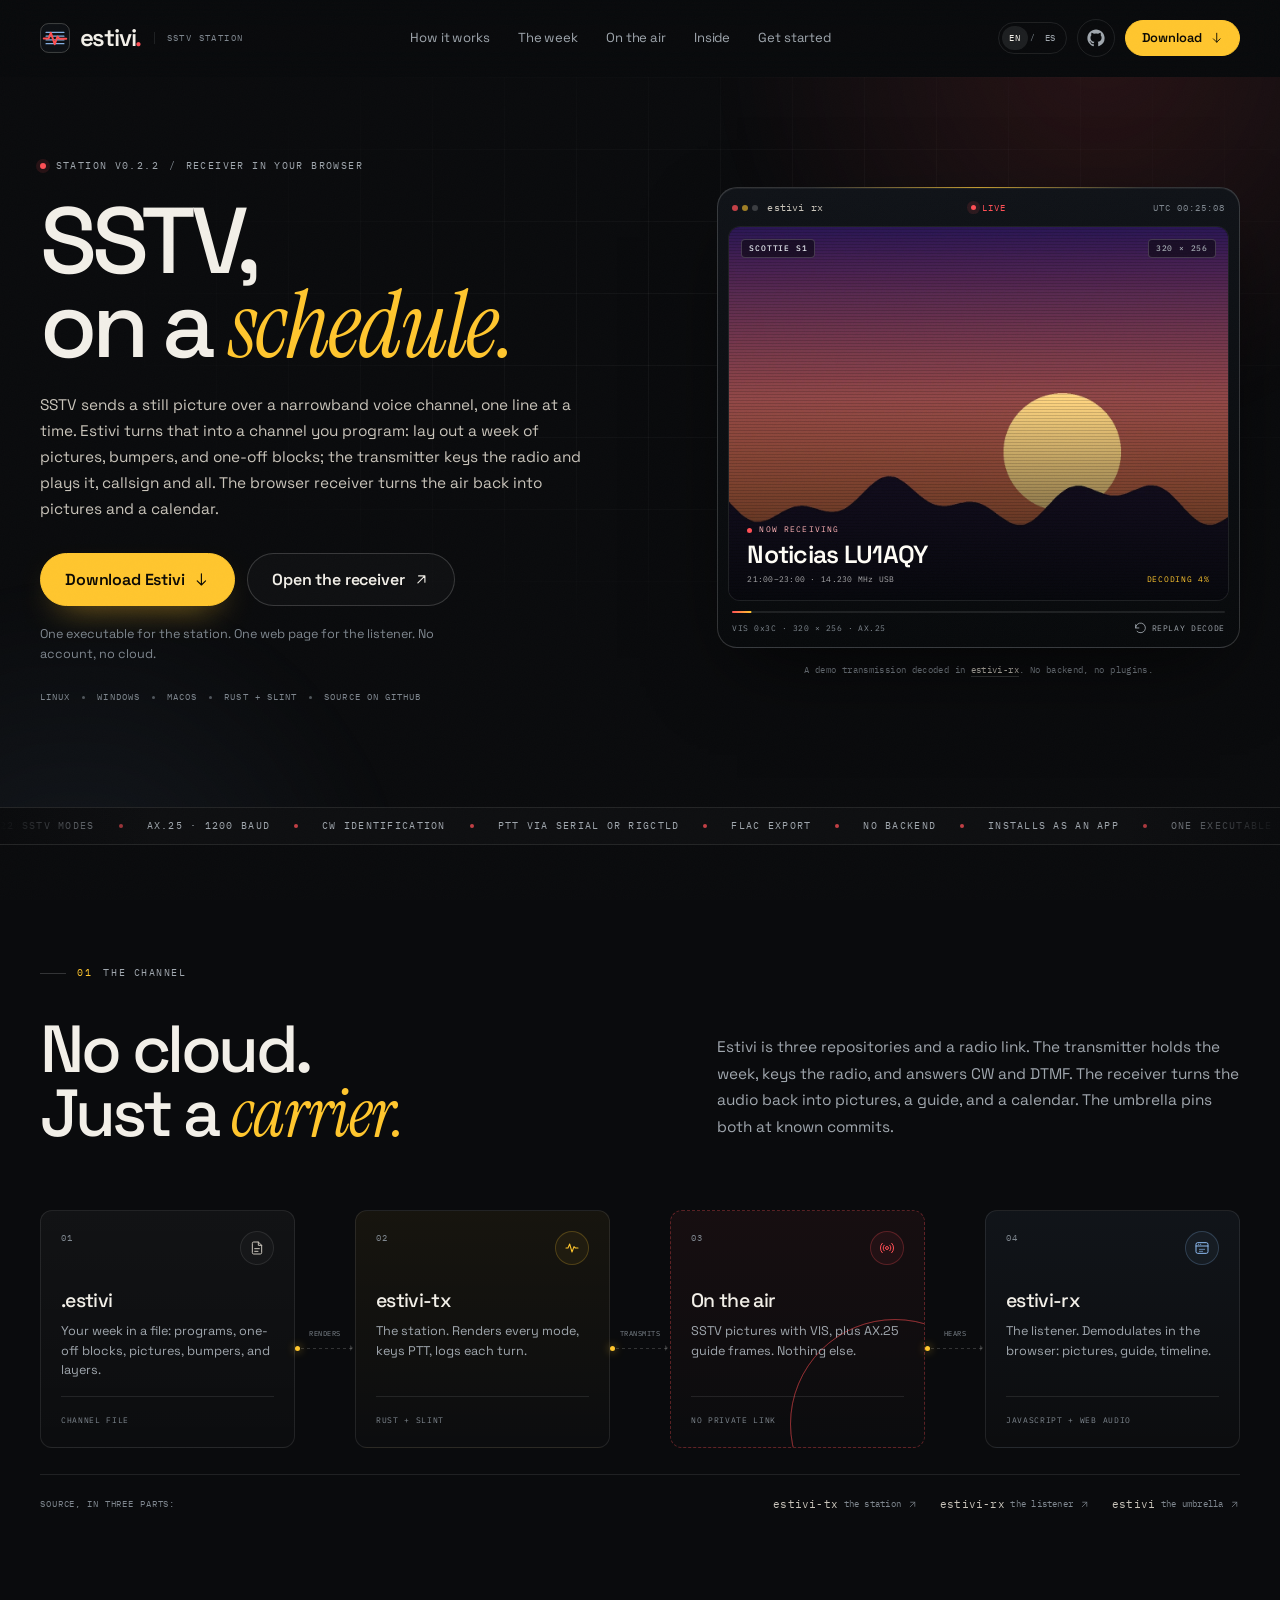
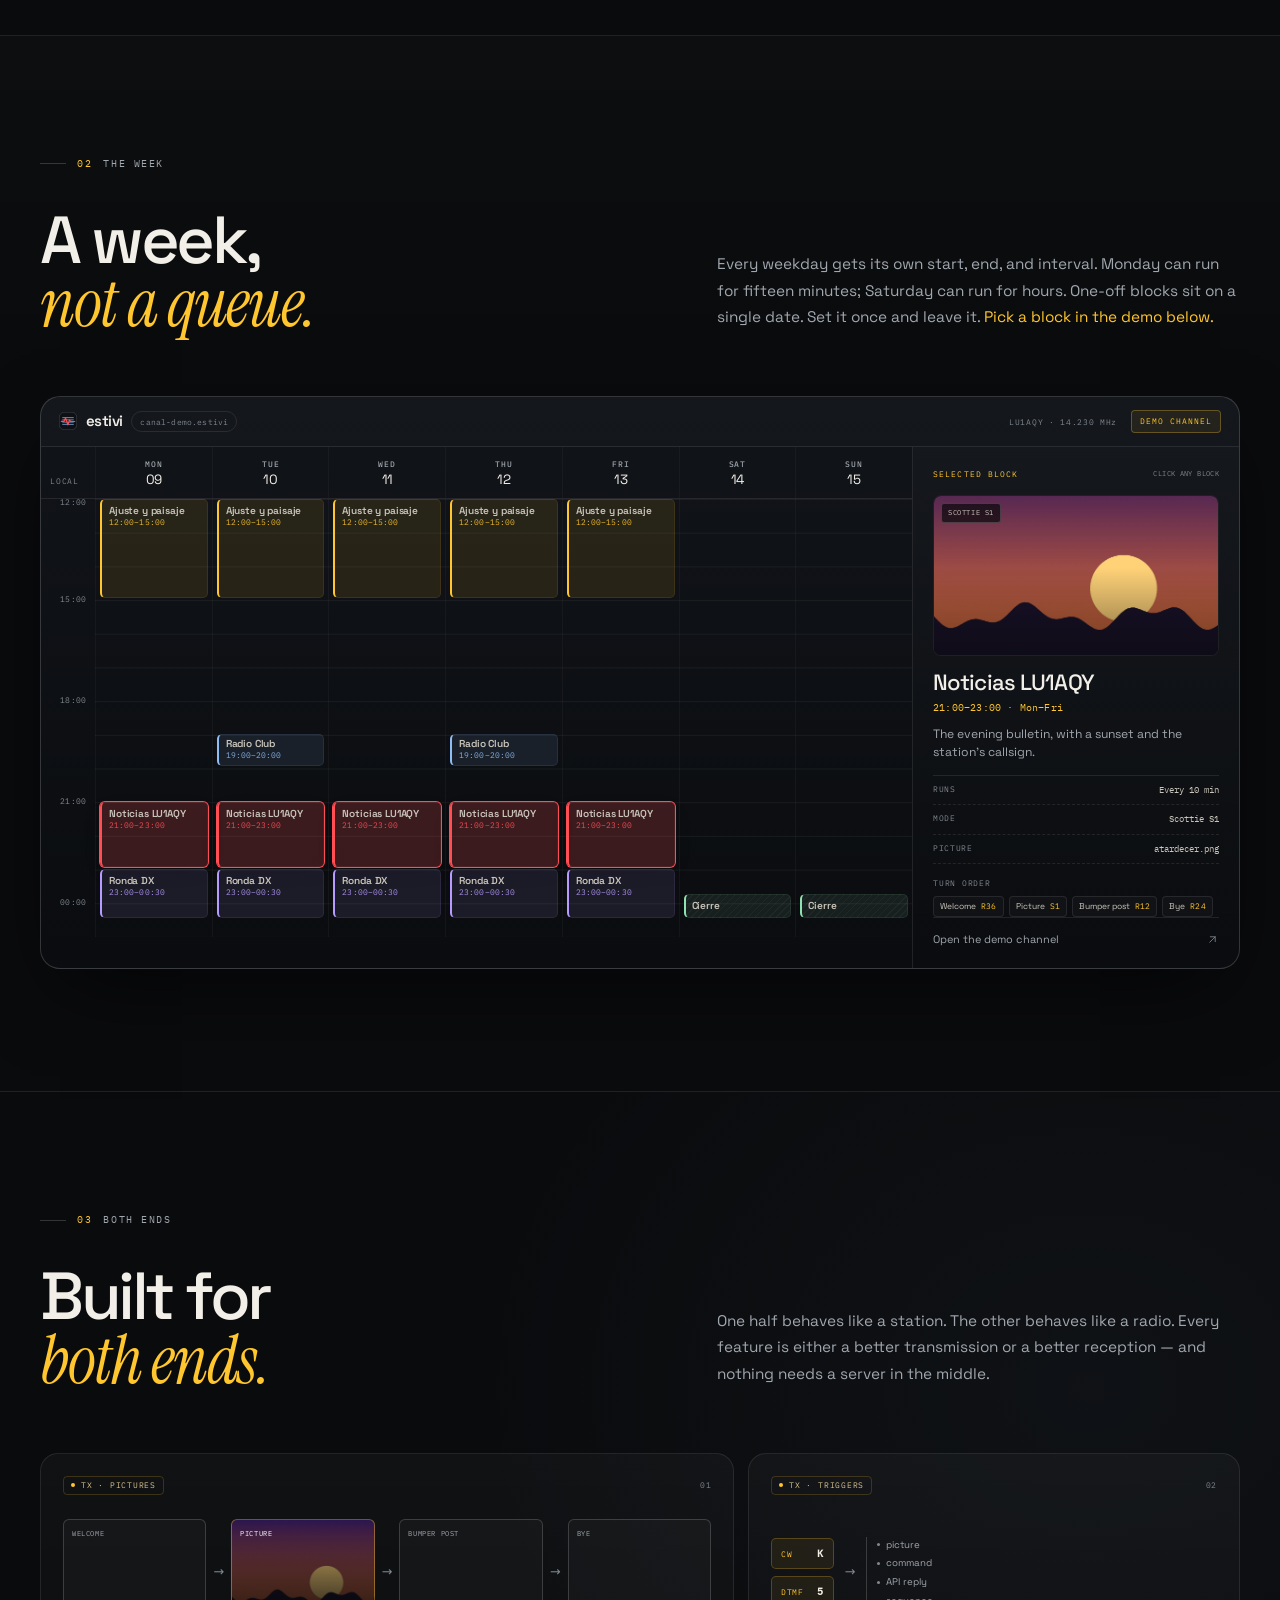
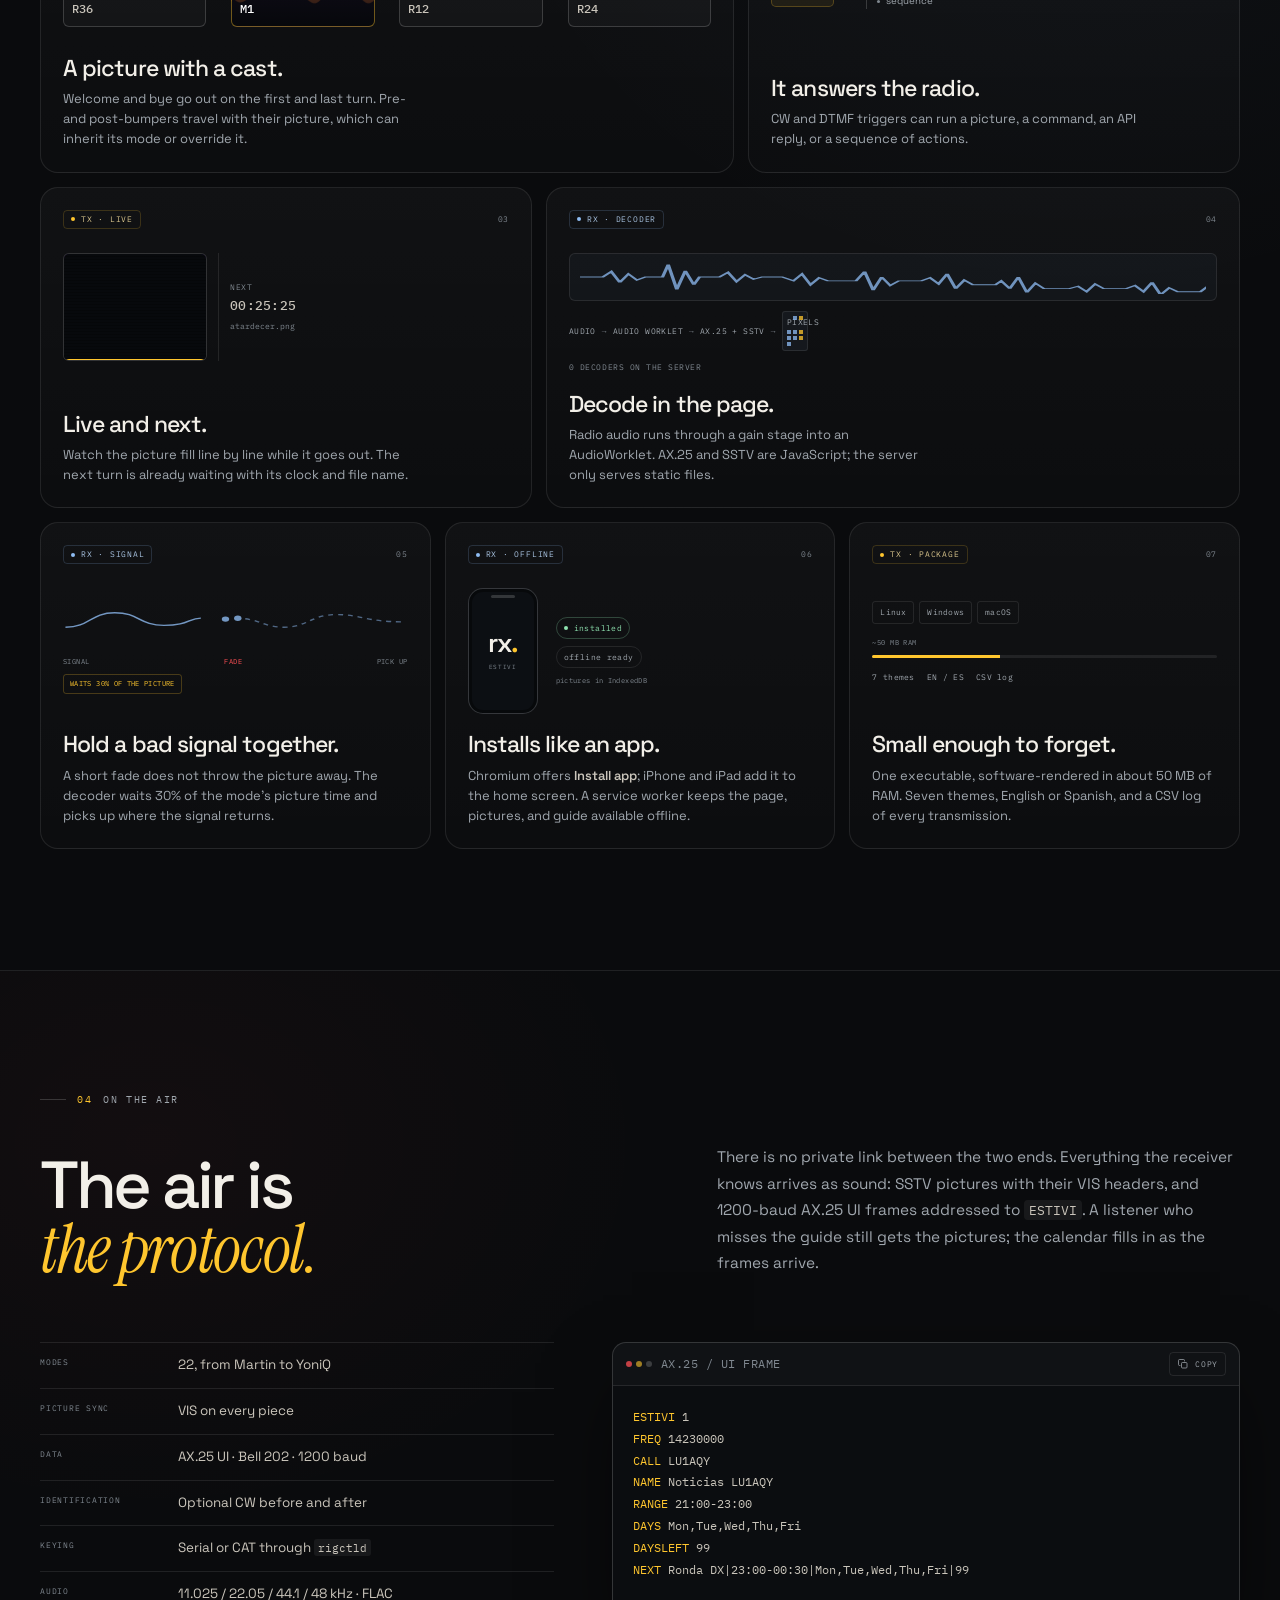
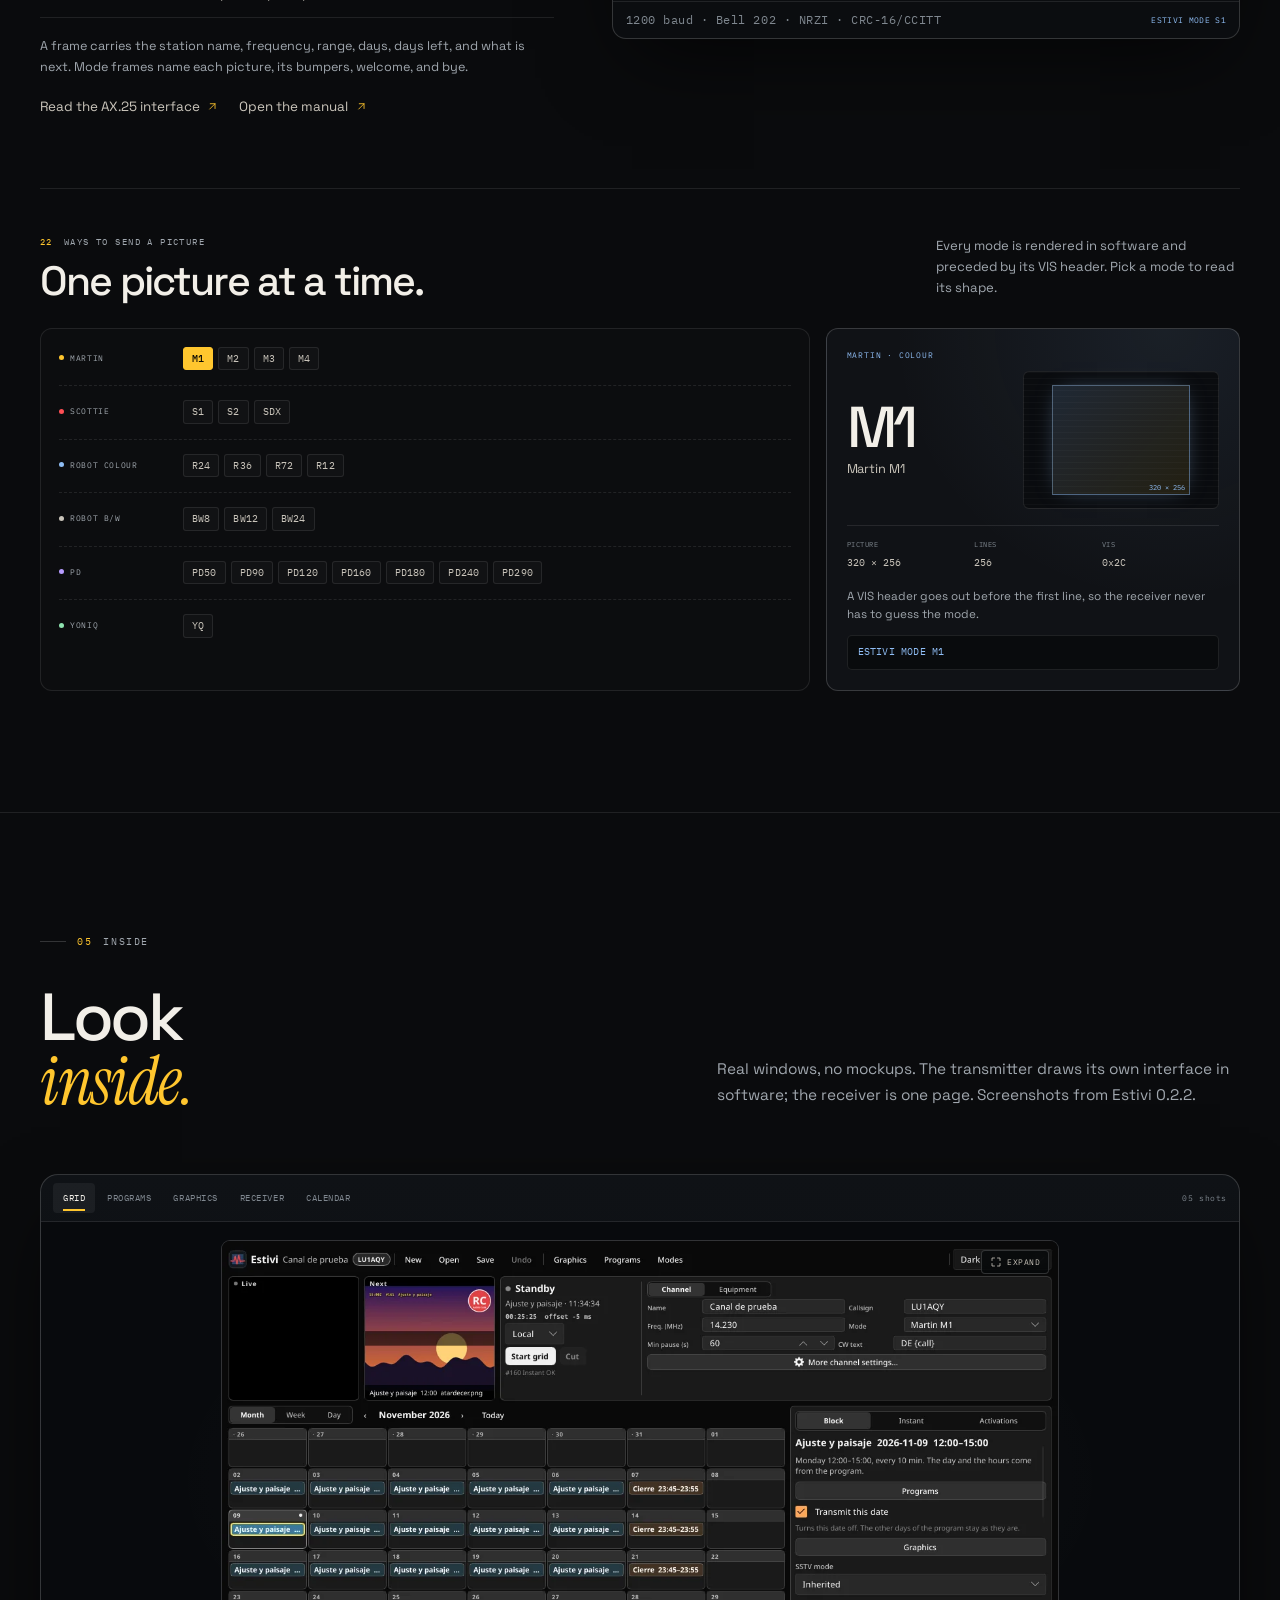
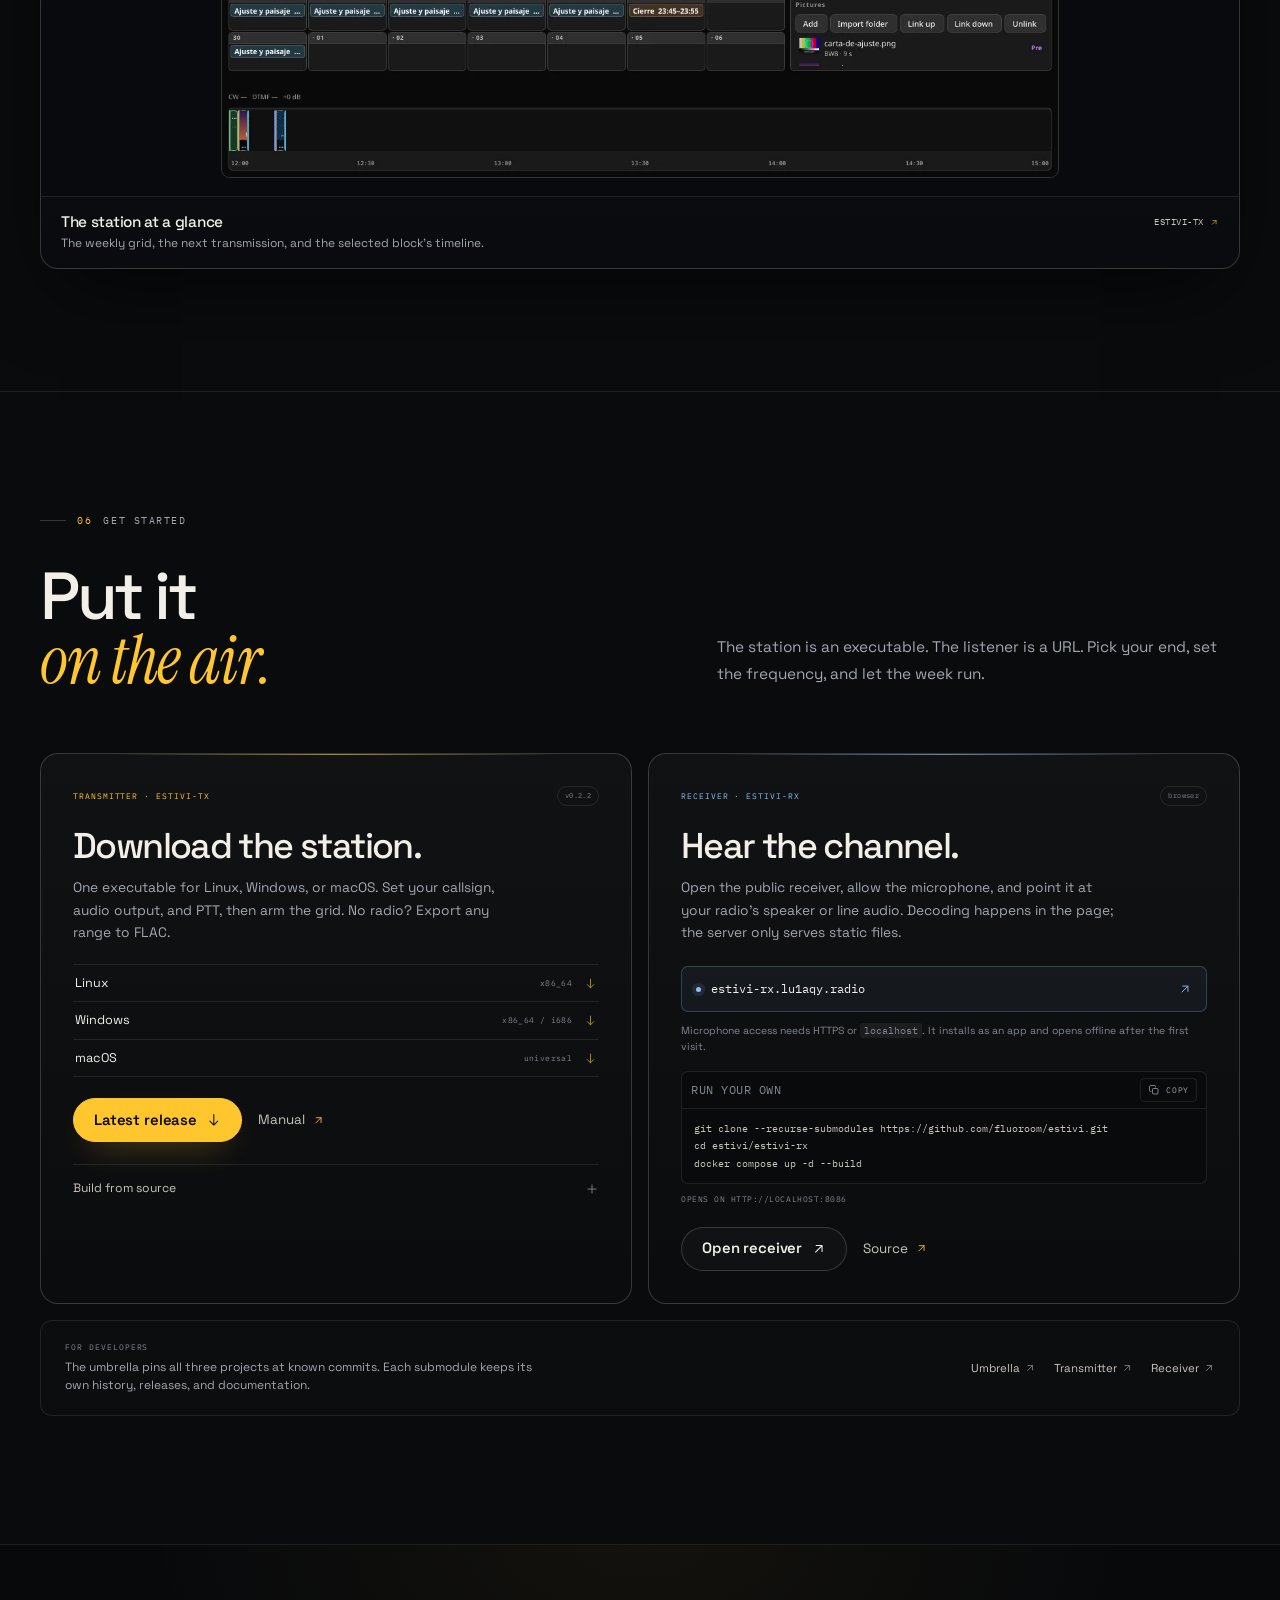
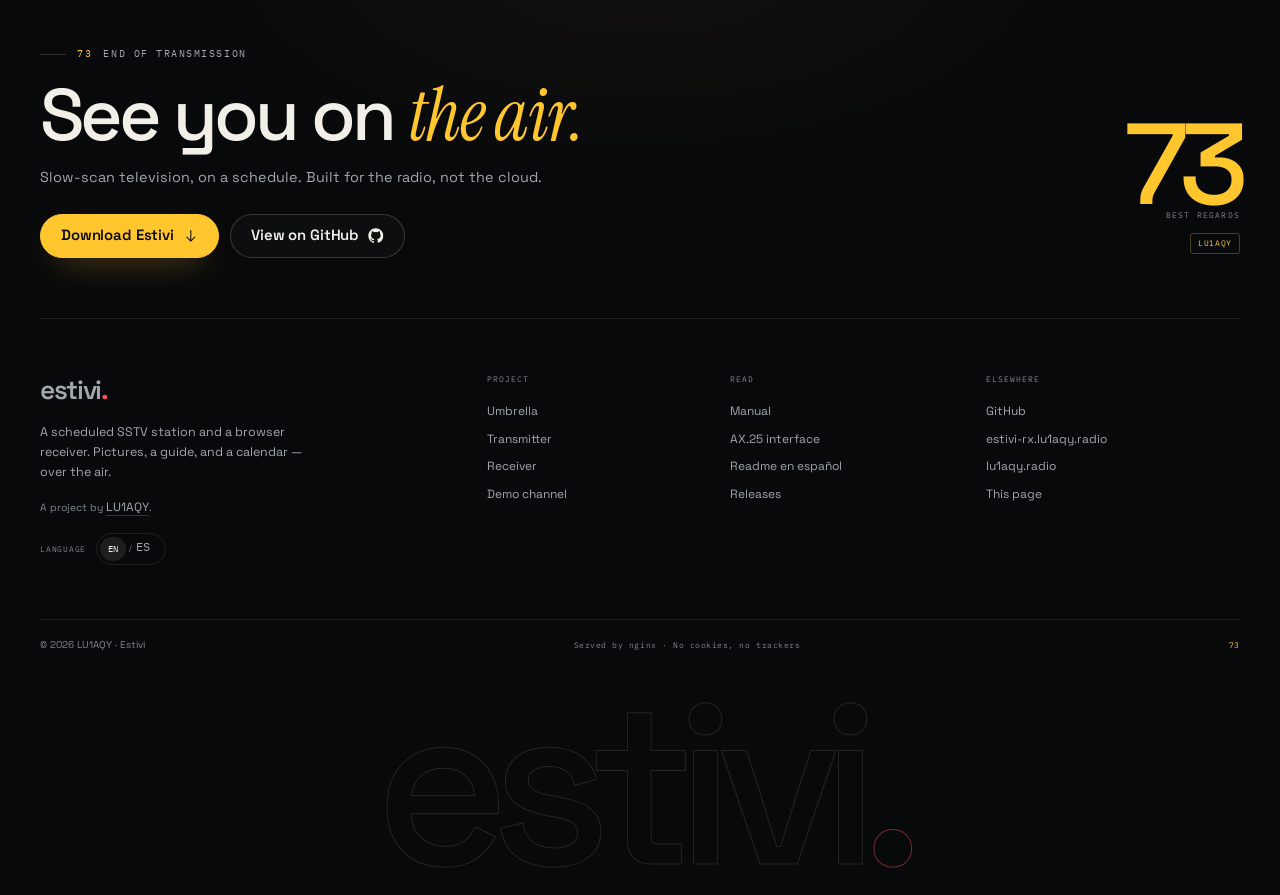
<file: index.html>
<!DOCTYPE html>
<html lang="en" class="no-js" data-lang-en="/" data-lang-es="/es/">
<head>
  <meta charset="utf-8">
  <meta name="viewport" content="width=device-width, initial-scale=1">
  <title>Estivi — SSTV, on a schedule.</title>
  <meta name="description" content="Estivi turns slow-scan television into a scheduled channel: a Rust transmitter that keys the radio, and a browser receiver that turns the air back into pictures, a guide, and a calendar.">
  <meta name="color-scheme" content="dark">
  <meta name="theme-color" content="#0a0b0d">
  <meta name="author" content="LU1AQY">

  <link rel="icon" href="favicon.svg" type="image/svg+xml">
  <link rel="icon" href="favicon-32.png" sizes="32x32" type="image/png">
  <link rel="apple-touch-icon" href="apple-touch-icon.png">

  <link rel="alternate" hreflang="en" href="/">
  <link rel="alternate" hreflang="es" href="/es/">
  <link rel="alternate" hreflang="x-default" href="/">

  <meta property="og:type" content="website">
  <meta property="og:site_name" content="Estivi">
  <meta property="og:locale" content="en_US">
  <meta property="og:locale:alternate" content="es_AR">
  <meta property="og:title" content="Estivi — SSTV, on a schedule.">
  <meta property="og:description" content="A radio station in a window. Lay out a week of SSTV pictures, bumpers, and one-off blocks; the transmitter keys the radio. The browser receiver turns the air back into pictures and a calendar.">
  <meta property="og:image" content="/og-image.png">
  <meta property="og:image:type" content="image/png">
  <meta property="og:image:width" content="1200">
  <meta property="og:image:height" content="630">
  <meta property="og:image:alt" content="Estivi — SSTV, on a schedule. A sunset decoding inside a receiver window.">
  <meta name="twitter:card" content="summary_large_image">
  <meta name="twitter:title" content="Estivi — SSTV, on a schedule.">
  <meta name="twitter:description" content="A scheduled SSTV station and a browser receiver. Pictures, a guide, and a calendar — over the air.">
  <meta name="twitter:image" content="/og-image.png">
  <meta name="twitter:image:alt" content="Estivi — SSTV, on a schedule. A sunset decoding inside a receiver window.">

  <link rel="preload" href="assets/fonts/space-grotesk.woff2" as="font" type="font/woff2" crossorigin>
  <link rel="preload" href="assets/fonts/ibm-plex-mono-400.woff2" as="font" type="font/woff2" crossorigin>
  <link rel="preload" href="assets/img/atardecer.webp" as="image" type="image/webp" fetchpriority="high">
  <script src="/assets/js/lang-detect.js"></script>
  <link rel="stylesheet" href="assets/css/main.css">
  <noscript>
    <style>
      .visor__utc,
      .visor__replay,
      .nav-toggle { display: none !important; }
      @media (max-width: 960px) {
        .site-header__inner { flex-wrap: wrap; }
        .primary-nav {
          position: static;
          visibility: visible;
          opacity: 1;
          transform: none;
          flex-basis: 100%;
          order: 3;
          flex-direction: row;
          flex-wrap: wrap;
          gap: 0 16px;
          padding: 0 0 9px;
          border: 0;
          background: none;
          box-shadow: none;
        }
        .primary-nav .nav-link { padding: 3px 0; border: 0; font-size: 0.78rem; }
        .primary-nav__mobile-extra { display: none; }
      }
    </style>
  </noscript>
  <script src="assets/js/main.js" defer></script>

  <script type="application/ld+json">
  {
    "@context": "https://schema.org",
    "@type": "SoftwareApplication",
    "name": "Estivi",
    "softwareVersion": "0.2.2",
    "applicationCategory": "MultimediaApplication",
    "operatingSystem": "Linux, Windows, macOS",
    "inLanguage": "en",
    "description": "SSTV, on a schedule. A transmitter that runs a slow-scan television channel and a browser receiver that decodes the pictures and the station's guide.",
    "url": "https://github.com/fluoroom/estivi",
    "downloadUrl": "https://github.com/fluoroom/estivi-tx/releases/latest",
    "sameAs": [
      "https://github.com/fluoroom/estivi-tx",
      "https://github.com/fluoroom/estivi-rx"
    ],
    "author": {
      "@type": "Person",
      "name": "LU1AQY",
      "url": "https://lu1aqy.radio"
    }
  }
  </script>
</head>
<body id="top">
  <a class="skip-link" href="#main">Skip to content</a>

  <svg class="svg-sprite" aria-hidden="true" focusable="false">
    <symbol id="i-arrow-up-right" viewBox="0 0 24 24">
      <path d="M7 17 17 7M8 7h9v9" fill="none" stroke="currentColor" stroke-width="1.6" stroke-linecap="round" stroke-linejoin="round"/>
    </symbol>
    <symbol id="i-arrow-down" viewBox="0 0 24 24">
      <path d="M12 4v16m-6-6 6 6 6-6" fill="none" stroke="currentColor" stroke-width="1.6" stroke-linecap="round" stroke-linejoin="round"/>
    </symbol>
    <symbol id="i-arrow-right" viewBox="0 0 24 24">
      <path d="M4 12h16m-6-6 6 6-6 6" fill="none" stroke="currentColor" stroke-width="1.6" stroke-linecap="round" stroke-linejoin="round"/>
    </symbol>
    <symbol id="i-chevron-left" viewBox="0 0 24 24">
      <path d="m15 6-6 6 6 6" fill="none" stroke="currentColor" stroke-width="1.7" stroke-linecap="round" stroke-linejoin="round"/>
    </symbol>
    <symbol id="i-chevron-right" viewBox="0 0 24 24">
      <path d="m9 6 6 6-6 6" fill="none" stroke="currentColor" stroke-width="1.7" stroke-linecap="round" stroke-linejoin="round"/>
    </symbol>
    <symbol id="i-github" viewBox="0 0 24 24">
      <path fill="currentColor" d="M12 .5C5.73.5.5 5.73.5 12c0 5.08 3.29 9.39 7.86 10.91.58.11.79-.25.79-.56 0-.28-.01-1.02-.02-2-3.2.7-3.88-1.54-3.88-1.54-.52-1.33-1.28-1.68-1.28-1.68-1.05-.72.08-.71.08-.71 1.16.08 1.77 1.19 1.77 1.19 1.03 1.76 2.7 1.25 3.36.96.1-.75.4-1.25.73-1.54-2.55-.29-5.23-1.28-5.23-5.7 0-1.26.45-2.29 1.19-3.1-.12-.29-.52-1.46.11-3.05 0 0 .97-.31 3.18 1.18a11.1 11.1 0 0 1 5.8 0c2.2-1.49 3.17-1.18 3.17-1.18.63 1.59.23 2.76.11 3.05.74.81 1.19 1.84 1.19 3.1 0 4.43-2.69 5.41-5.25 5.69.41.35.78 1.05.78 2.12 0 1.53-.01 2.76-.01 3.14 0 .31.21.67.8.56A11.51 11.51 0 0 0 23.5 12C23.5 5.73 18.27.5 12 .5z"/>
    </symbol>
    <symbol id="i-replay" viewBox="0 0 24 24">
      <path d="M3 11a9 9 0 1 1 2.64 6.36M3 5v6h6" fill="none" stroke="currentColor" stroke-width="1.6" stroke-linecap="round" stroke-linejoin="round"/>
    </symbol>
    <symbol id="i-copy" viewBox="0 0 24 24">
      <rect x="9" y="9" width="11" height="11" rx="2" fill="none" stroke="currentColor" stroke-width="1.5"/>
      <path d="M6 15H5a2 2 0 0 1-2-2V5a2 2 0 0 1 2-2h8a2 2 0 0 1 2 2v1" fill="none" stroke="currentColor" stroke-width="1.5" stroke-linecap="round"/>
    </symbol>
    <symbol id="i-check" viewBox="0 0 24 24">
      <path d="m4 12.5 5.5 5.5L20 6.5" fill="none" stroke="currentColor" stroke-width="1.8" stroke-linecap="round" stroke-linejoin="round"/>
    </symbol>
    <symbol id="i-menu" viewBox="0 0 24 24">
      <path d="M4 7h16M4 12h16M4 17h16" fill="none" stroke="currentColor" stroke-width="1.6" stroke-linecap="round"/>
    </symbol>
    <symbol id="i-close" viewBox="0 0 24 24">
      <path d="m6 6 12 12M18 6 6 18" fill="none" stroke="currentColor" stroke-width="1.6" stroke-linecap="round"/>
    </symbol>
    <symbol id="i-file" viewBox="0 0 24 24">
      <path d="M14 3H7a2 2 0 0 0-2 2v14a2 2 0 0 0 2 2h10a2 2 0 0 0 2-2V8z" fill="none" stroke="currentColor" stroke-width="1.5" stroke-linejoin="round"/>
      <path d="M14 3v5h5M8.5 13h7M8.5 17h5" fill="none" stroke="currentColor" stroke-width="1.5" stroke-linecap="round"/>
    </symbol>
    <symbol id="i-waveform" viewBox="0 0 24 24">
      <path d="M3 12h3l2.5-6 3.5 12 3-8 2 2h4" fill="none" stroke="currentColor" stroke-width="1.6" stroke-linecap="round" stroke-linejoin="round"/>
    </symbol>
    <symbol id="i-broadcast" viewBox="0 0 24 24">
      <circle cx="12" cy="12" r="2.2" fill="none" stroke="currentColor" stroke-width="1.5"/>
      <path d="M7.8 7.8a6 6 0 0 0 0 8.4M16.2 16.2a6 6 0 0 0 0-8.4M4.9 4.9a10 10 0 0 0 0 14.2M19.1 19.1a10 10 0 0 0 0-14.2" fill="none" stroke="currentColor" stroke-width="1.5" stroke-linecap="round"/>
    </symbol>
    <symbol id="i-browser" viewBox="0 0 24 24">
      <rect x="3" y="4" width="18" height="16" rx="2.5" fill="none" stroke="currentColor" stroke-width="1.5"/>
      <path d="M3 9h18M7 6.5h.01M10 6.5h.01" fill="none" stroke="currentColor" stroke-width="1.6" stroke-linecap="round"/>
      <path d="M8 14h8M8 17h5" fill="none" stroke="currentColor" stroke-width="1.4" stroke-linecap="round" opacity=".7"/>
    </symbol>
    <symbol id="i-radio" viewBox="0 0 24 24">
      <rect x="3" y="7" width="18" height="13" rx="2.5" fill="none" stroke="currentColor" stroke-width="1.5"/>
      <path d="M6 7V5.5A1.5 1.5 0 0 1 7.5 4h5" fill="none" stroke="currentColor" stroke-width="1.5" stroke-linecap="round"/>
      <circle cx="8" cy="14" r="2.5" fill="none" stroke="currentColor" stroke-width="1.5"/>
      <path d="M14 12h4M14 15h4M14 18h2" fill="none" stroke="currentColor" stroke-width="1.4" stroke-linecap="round"/>
    </symbol>
    <symbol id="i-terminal" viewBox="0 0 24 24">
      <rect x="3" y="4" width="18" height="16" rx="2.5" fill="none" stroke="currentColor" stroke-width="1.5"/>
      <path d="m7 9 3.5 3L7 15M13 15h4" fill="none" stroke="currentColor" stroke-width="1.5" stroke-linecap="round" stroke-linejoin="round"/>
    </symbol>
    <symbol id="i-external" viewBox="0 0 24 24">
      <path d="M14 4h6v6M20 4l-8 8M19 14v5a1 1 0 0 1-1 1H5a1 1 0 0 1-1-1V6a1 1 0 0 1 1-1h5" fill="none" stroke="currentColor" stroke-width="1.6" stroke-linecap="round" stroke-linejoin="round"/>
    </symbol>
    <symbol id="i-expand" viewBox="0 0 24 24">
      <path d="M9 4H4v5M15 4h5v5M15 20h5v-5M9 20H4v-5" fill="none" stroke="currentColor" stroke-width="1.6" stroke-linecap="round" stroke-linejoin="round"/>
    </symbol>
    <symbol id="i-plus" viewBox="0 0 24 24">
      <path d="M12 5v14M5 12h14" fill="none" stroke="currentColor" stroke-width="1.6" stroke-linecap="round"/>
    </symbol>
    <symbol id="i-heart" viewBox="0 0 24 24">
      <path d="M12 20s-7-4.5-7-10a4 4 0 0 1 7-2.6A4 4 0 0 1 19 10c0 5.5-7 10-7 10z" fill="none" stroke="currentColor" stroke-width="1.6" stroke-linejoin="round"/>
    </symbol>
  </svg>

  <header class="site-header" data-header>
    <div class="container site-header__inner">
      <a class="brand" href="#top">
        <span class="brand__mark" aria-hidden="true">
          <svg viewBox="0 0 32 32">
            <rect x=".6" y=".6" width="30.8" height="30.8" rx="8.4" fill="#0d1014" stroke="currentColor" stroke-opacity=".24"/>
            <g stroke="#8fbdf4" stroke-width="1.35" stroke-linecap="round" opacity=".92">
              <path d="M6.5 10h19M6.5 14h19M6.5 18h19M6.5 22h19"/>
            </g>
            <path d="M4 16.6h5.1l2.5-6.1 4.1 12.2 3-8.2 2.1 2.4H28" fill="none" stroke="#ff4d4f" stroke-width="2.1" stroke-linecap="round" stroke-linejoin="round"/>
          </svg>
        </span>
        <span class="brand__word">estivi<span class="brand__dot">.</span></span>
        <span class="brand__tag">SSTV station</span>
        <span class="sr-only">— home</span>
      </a>

      <nav class="primary-nav" id="primary-nav" aria-label="Primary" data-nav>
        <a class="nav-link" href="#how" data-nav-link>How it works</a>
        <a class="nav-link" href="#week" data-nav-link>The week</a>
        <a class="nav-link" href="#air" data-nav-link>On the air</a>
        <a class="nav-link" href="#inside" data-nav-link>Inside</a>
        <a class="nav-link" href="#get" data-nav-link>Get started</a>
        <div class="primary-nav__mobile-extra">
          <div class="primary-nav__lang">
            <span class="primary-nav__lang-label mono">Language</span>
            <div class="lang-switch" role="group" aria-label="Language">
              <span class="lang-option is-current" lang="en" aria-current="page">EN<span class="sr-only"> — English</span></span>
              <span class="lang-sep" aria-hidden="true">/</span>
              <a class="lang-option" href="/es/" hreflang="es" lang="es" data-set-lang="es">ES<span class="sr-only"> — Español</span></a>
            </div>
          </div>
          <a class="nav-link nav-link--gh" href="https://github.com/fluoroom/estivi">
            <svg class="icon" aria-hidden="true"><use href="#i-github"/></svg> GitHub
          </a>
          <p class="primary-nav__note">SSTV, on a schedule.<br>73 de LU1AQY.</p>
        </div>
      </nav>

      <div class="site-header__actions">
        <div class="lang-switch" role="group" aria-label="Language">
          <span class="lang-option is-current" lang="en" aria-current="page">EN<span class="sr-only"> — English</span></span>
          <span class="lang-sep" aria-hidden="true">/</span>
          <a class="lang-option" href="/es/" hreflang="es" lang="es" data-set-lang="es">ES<span class="sr-only"> — Español</span></a>
        </div>
        <a class="icon-link" href="https://github.com/fluoroom/estivi" aria-label="Estivi on GitHub">
          <svg class="icon" aria-hidden="true"><use href="#i-github"/></svg>
        </a>
        <a class="btn btn--primary btn--small" href="https://github.com/fluoroom/estivi-tx/releases/latest">
          Download <svg class="icon" aria-hidden="true"><use href="#i-arrow-down"/></svg>
        </a>
        <button class="nav-toggle" type="button" aria-expanded="false" aria-controls="primary-nav" aria-label="Open menu" data-nav-toggle>
          <span class="nav-toggle__open"><svg class="icon" aria-hidden="true"><use href="#i-menu"/></svg></span>
          <span class="nav-toggle__close"><svg class="icon" aria-hidden="true"><use href="#i-close"/></svg></span>
        </button>
      </div>
    </div>
  </header>

  <div class="nav-scrim" hidden data-nav-scrim></div>

  <main id="main" tabindex="-1">
    <section class="hero" aria-labelledby="hero-title">
      <div class="hero__bg" aria-hidden="true">
        <div class="hero__grid"></div>
        <div class="hero__glow hero__glow--red"></div>
        <div class="hero__glow hero__glow--blue"></div>
      </div>

      <div class="container hero__inner">
        <div class="hero__copy">
          <p class="hero__eyebrow">
            <span class="signal-dot" aria-hidden="true"></span>
            Station v0.2.2
            <span class="hero__eyebrow-sep">/</span>
            receiver in your browser
          </p>
          <h1 class="hero__title" id="hero-title">
            SSTV,<br>
            <span class="hero__title-line">on a <em>schedule.</em></span>
          </h1>
          <p class="hero__lede">SSTV sends a still picture over a narrowband voice channel, one line at a time. Estivi turns that into a channel you program: lay out a week of pictures, bumpers, and one-off blocks; the transmitter keys the radio and plays it, callsign and all. The browser receiver turns the air back into pictures and a calendar.</p>
          <div class="hero__actions">
            <a class="btn btn--primary btn--lg" href="https://github.com/fluoroom/estivi-tx/releases/latest">
              Download Estivi
              <svg class="icon" aria-hidden="true"><use href="#i-arrow-down"/></svg>
            </a>
            <a class="btn btn--ghost btn--lg" href="https://estivi-rx.lu1aqy.radio">
              Open the receiver
              <svg class="icon" aria-hidden="true"><use href="#i-arrow-up-right"/></svg>
            </a>
          </div>
          <p class="hero__note">One executable for the station. One web page for the listener. No account, no cloud.</p>
          <ul class="hero__meta" aria-label="Platforms and stack">
            <li>Linux</li>
            <li>Windows</li>
            <li>macOS</li>
            <li>Rust + Slint</li>
            <li>Source on GitHub</li>
          </ul>
        </div>

        <div class="hero__visual">
          <figure class="visor" data-visor>
            <div class="visor__chrome">
              <div class="visor__chrome-left">
                <span class="window-dots" aria-hidden="true"><i></i><i></i><i></i></span>
                <span class="visor__app">estivi rx</span>
              </div>
              <span class="visor__live"><span class="live-dot" aria-hidden="true"></span> live</span>
              <span class="visor__utc" data-clock aria-hidden="true">UTC --:--:--</span>
            </div>

            <div class="visor__screen" data-visor-screen>
              <img class="visor__image" src="assets/img/atardecer.webp" width="1200" height="960" alt="A sunset drawing received as slow-scan television: a deep purple sky, an orange horizon, a pale sun, and black mountains." fetchpriority="high">
              <div class="visor__shade" aria-hidden="true"></div>
              <div class="visor__scanlines" aria-hidden="true"></div>
              <div class="visor__noise" aria-hidden="true"></div>
              <div class="visor__unveil" aria-hidden="true"></div>
              <div class="visor__hud visor__hud--top" aria-hidden="true">
                <span class="hud-chip">Scottie S1</span>
                <span class="hud-chip hud-chip--ghost">320 × 256</span>
              </div>
              <div class="visor__overlay">
                <div class="visor__titles">
                  <p class="visor__kicker"><span class="live-dot" aria-hidden="true"></span> now receiving</p>
                  <p class="visor__title">Noticias LU1AQY</p>
                  <p class="visor__sub">21:00–23:00 · 14.230 MHz USB</p>
                </div>
                <p class="visor__status mono" data-visor-status aria-hidden="true">signal locked</p>
              </div>
            </div>

            <div class="visor__progress" aria-hidden="true">
              <span class="visor__bar" data-visor-bar></span>
            </div>

            <figcaption class="visor__foot">
              <span class="mono visor__legend">VIS 0x3C · 320 × 256 · AX.25</span>
              <button class="visor__replay" type="button" data-replay>
                <svg class="icon" aria-hidden="true"><use href="#i-replay"/></svg>
                Replay decode
              </button>
            </figcaption>
          </figure>
          <p class="hero__caption">A demo transmission decoded in <a href="https://github.com/fluoroom/estivi-rx">estivi-rx</a>. No backend, no plugins.</p>
        </div>
      </div>
    </section>

    <div class="ticker" aria-hidden="true">
      <div class="ticker__track">
        <div class="ticker__group">
          <span>22 SSTV modes</span><i></i>
          <span>AX.25 · 1200 baud</span><i></i>
          <span>CW identification</span><i></i>
          <span>PTT via serial or rigctld</span><i></i>
          <span>FLAC export</span><i></i>
          <span>No backend</span><i></i>
          <span>Installs as an app</span><i></i>
          <span>One executable</span><i></i>
          <span>Linux / Windows / macOS</span><i></i>
          <span>73</span><i></i>
        </div>
        <div class="ticker__group">
          <span>22 SSTV modes</span><i></i>
          <span>AX.25 · 1200 baud</span><i></i>
          <span>CW identification</span><i></i>
          <span>PTT via serial or rigctld</span><i></i>
          <span>FLAC export</span><i></i>
          <span>No backend</span><i></i>
          <span>Installs as an app</span><i></i>
          <span>One executable</span><i></i>
          <span>Linux / Windows / macOS</span><i></i>
          <span>73</span><i></i>
        </div>
      </div>
    </div>

    <section class="section section--how" id="how" aria-labelledby="how-title">
      <div class="container">
        <header class="section-head">
          <p class="section-index"><span>01</span> The channel</p>
          <div class="section-head__row">
            <h2 class="section-title" id="how-title">No cloud.<br>Just a <em>carrier.</em></h2>
            <p class="section-lede">Estivi is three repositories and a radio link. The transmitter holds the week, keys the radio, and answers CW and DTMF. The receiver turns the audio back into pictures, a guide, and a calendar. The umbrella pins both at known commits.</p>
          </div>
        </header>

        <div class="pipeline reveal">
          <article class="pipe">
            <div class="pipe__top">
              <span class="pipe__num">01</span>
              <span class="pipe__icon"><svg class="icon" aria-hidden="true"><use href="#i-file"/></svg></span>
            </div>
            <h3>.estivi</h3>
            <p>Your week in a file: programs, one-off blocks, pictures, bumpers, and layers.</p>
            <span class="pipe__tag mono">channel file</span>
          </article>

          <div class="pipe-link" aria-hidden="true">
            <span class="pipe-link__label">renders</span>
            <span class="pipe-link__line"><i></i></span>
          </div>

          <article class="pipe pipe--tx">
            <div class="pipe__top">
              <span class="pipe__num">02</span>
              <span class="pipe__icon"><svg class="icon" aria-hidden="true"><use href="#i-waveform"/></svg></span>
            </div>
            <h3>estivi-tx</h3>
            <p>The station. Renders every mode, keys PTT, logs each turn.</p>
            <span class="pipe__tag mono">Rust + Slint</span>
          </article>

          <div class="pipe-link" aria-hidden="true">
            <span class="pipe-link__label">transmits</span>
            <span class="pipe-link__line"><i></i></span>
          </div>

          <article class="pipe pipe--air">
            <div class="pipe__rings" aria-hidden="true"><i></i><i></i><i></i></div>
            <div class="pipe__top">
              <span class="pipe__num">03</span>
              <span class="pipe__icon"><svg class="icon" aria-hidden="true"><use href="#i-broadcast"/></svg></span>
            </div>
            <h3>On the air</h3>
            <p>SSTV pictures with VIS, plus AX.25 guide frames. Nothing else.</p>
            <span class="pipe__tag mono">no private link</span>
          </article>

          <div class="pipe-link" aria-hidden="true">
            <span class="pipe-link__label">hears</span>
            <span class="pipe-link__line"><i></i></span>
          </div>

          <article class="pipe pipe--rx">
            <div class="pipe__top">
              <span class="pipe__num">04</span>
              <span class="pipe__icon"><svg class="icon" aria-hidden="true"><use href="#i-browser"/></svg></span>
            </div>
            <h3>estivi-rx</h3>
            <p>The listener. Demodulates in the browser: pictures, guide, timeline.</p>
            <span class="pipe__tag mono">JavaScript + Web Audio</span>
          </article>
        </div>

        <div class="sources reveal">
          <p>Source, in three parts:</p>
          <div class="sources__links">
            <a href="https://github.com/fluoroom/estivi-tx">estivi-tx <span>the station</span> <svg class="icon" aria-hidden="true"><use href="#i-arrow-up-right"/></svg></a>
            <a href="https://github.com/fluoroom/estivi-rx">estivi-rx <span>the listener</span> <svg class="icon" aria-hidden="true"><use href="#i-arrow-up-right"/></svg></a>
            <a href="https://github.com/fluoroom/estivi">estivi <span>the umbrella</span> <svg class="icon" aria-hidden="true"><use href="#i-arrow-up-right"/></svg></a>
          </div>
        </div>
      </div>
    </section>

    <section class="section section--week" id="week" aria-labelledby="week-title">
      <div class="container">
        <header class="section-head">
          <p class="section-index"><span>02</span> The week</p>
          <div class="section-head__row">
            <h2 class="section-title" id="week-title">A week,<br><em>not a queue.</em></h2>
            <p class="section-lede">Every weekday gets its own start, end, and interval. Monday can run for fifteen minutes; Saturday can run for hours. One-off blocks sit on a single date. Set it once and leave it. <span class="section-lede__hint">Pick a block in the demo below.</span></p>
          </div>
        </header>

        <div class="week reveal" data-week>
          <div class="week__chrome">
            <div class="week__chrome-left">
              <span class="brand__mark brand__mark--tiny" aria-hidden="true">
                <svg viewBox="0 0 32 32">
                  <rect x=".6" y=".6" width="30.8" height="30.8" rx="8.4" fill="#0d1014" stroke="currentColor" stroke-opacity=".24"/>
                  <g stroke="#8fbdf4" stroke-width="1.35" stroke-linecap="round" opacity=".92"><path d="M6.5 10h19M6.5 14h19M6.5 18h19M6.5 22h19"/></g>
                  <path d="M4 16.6h5.1l2.5-6.1 4.1 12.2 3-8.2 2.1 2.4H28" fill="none" stroke="#ff4d4f" stroke-width="2.1" stroke-linecap="round" stroke-linejoin="round"/>
                </svg>
              </span>
              <span class="week__app">estivi</span>
              <span class="week__file mono">canal-demo.estivi</span>
            </div>
            <span class="week__meta mono">LU1AQY · 14.230 MHz</span>
            <span class="week__badge mono">demo channel</span>
          </div>

          <div class="week__layout">
            <div class="week__calendar-wrap">
              <section class="calendar-scroll" tabindex="0" aria-label="Demo week schedule, scroll horizontally for all days">
                <div class="calendar">
                  <div class="calendar__head">
                    <div class="calendar__corner mono">local</div>
                    <div class="calendar__day"><b>Mon</b><span>09</span></div>
                    <div class="calendar__day"><b>Tue</b><span>10</span></div>
                    <div class="calendar__day"><b>Wed</b><span>11</span></div>
                    <div class="calendar__day"><b>Thu</b><span>12</span></div>
                    <div class="calendar__day"><b>Fri</b><span>13</span></div>
                    <div class="calendar__day"><b>Sat</b><span>14</span></div>
                    <div class="calendar__day"><b>Sun</b><span>15</span></div>
                  </div>

                  <div class="calendar__body">
                    <div class="calendar__times" aria-hidden="true">
                      <span class="calendar__tick calendar__tick--1">12:00</span>
                      <span class="calendar__tick calendar__tick--2">15:00</span>
                      <span class="calendar__tick calendar__tick--3">18:00</span>
                      <span class="calendar__tick calendar__tick--4">21:00</span>
                      <span class="calendar__tick calendar__tick--5">00:00</span>
                    </div>

                    <div class="calendar__col">
                      <button class="event event--ajuste" type="button" data-block="ajuste" aria-pressed="false"><span class="event__title">Ajuste y paisaje</span> <span class="event__time">12:00–15:00</span></button>
                      <button class="event event--noticias" type="button" data-block="noticias" aria-pressed="true"><span class="event__title">Noticias LU1AQY</span> <span class="event__time">21:00–23:00</span></button>
                      <button class="event event--ronda" type="button" data-block="ronda" aria-pressed="false"><span class="event__title">Ronda DX</span> <span class="event__time">23:00–00:30</span></button>
                    </div>
                    <div class="calendar__col">
                      <button class="event event--ajuste" type="button" data-block="ajuste" aria-pressed="false"><span class="event__title">Ajuste y paisaje</span> <span class="event__time">12:00–15:00</span></button>
                      <button class="event event--radio" type="button" data-block="radio" aria-pressed="false"><span class="event__title">Radio Club</span> <span class="event__time">19:00–20:00</span></button>
                      <button class="event event--noticias" type="button" data-block="noticias" aria-pressed="true"><span class="event__title">Noticias LU1AQY</span> <span class="event__time">21:00–23:00</span></button>
                      <button class="event event--ronda" type="button" data-block="ronda" aria-pressed="false"><span class="event__title">Ronda DX</span> <span class="event__time">23:00–00:30</span></button>
                    </div>
                    <div class="calendar__col">
                      <button class="event event--ajuste" type="button" data-block="ajuste" aria-pressed="false"><span class="event__title">Ajuste y paisaje</span> <span class="event__time">12:00–15:00</span></button>
                      <button class="event event--noticias" type="button" data-block="noticias" aria-pressed="true"><span class="event__title">Noticias LU1AQY</span> <span class="event__time">21:00–23:00</span></button>
                      <button class="event event--ronda" type="button" data-block="ronda" aria-pressed="false"><span class="event__title">Ronda DX</span> <span class="event__time">23:00–00:30</span></button>
                    </div>
                    <div class="calendar__col">
                      <button class="event event--ajuste" type="button" data-block="ajuste" aria-pressed="false"><span class="event__title">Ajuste y paisaje</span> <span class="event__time">12:00–15:00</span></button>
                      <button class="event event--radio" type="button" data-block="radio" aria-pressed="false"><span class="event__title">Radio Club</span> <span class="event__time">19:00–20:00</span></button>
                      <button class="event event--noticias" type="button" data-block="noticias" aria-pressed="true"><span class="event__title">Noticias LU1AQY</span> <span class="event__time">21:00–23:00</span></button>
                      <button class="event event--ronda" type="button" data-block="ronda" aria-pressed="false"><span class="event__title">Ronda DX</span> <span class="event__time">23:00–00:30</span></button>
                    </div>
                    <div class="calendar__col">
                      <button class="event event--ajuste" type="button" data-block="ajuste" aria-pressed="false"><span class="event__title">Ajuste y paisaje</span> <span class="event__time">12:00–15:00</span></button>
                      <button class="event event--noticias" type="button" data-block="noticias" aria-pressed="true"><span class="event__title">Noticias LU1AQY</span> <span class="event__time">21:00–23:00</span></button>
                      <button class="event event--ronda" type="button" data-block="ronda" aria-pressed="false"><span class="event__title">Ronda DX</span> <span class="event__time">23:00–00:30</span></button>
                    </div>
                    <div class="calendar__col">
                      <button class="event event--cierre" type="button" data-block="cierre" aria-pressed="false"><span class="event__title">Cierre</span> <span class="event__time">23:45–23:55</span></button>
                    </div>
                    <div class="calendar__col">
                      <button class="event event--cierre" type="button" data-block="cierre" aria-pressed="false"><span class="event__title">Cierre</span> <span class="event__time">23:45–23:55</span></button>
                    </div>
                  </div>
                </div>
              </section>
              <p class="week__hint mono" aria-hidden="true">scroll the week <svg class="icon"><use href="#i-arrow-right"/></svg></p>
            </div>

            <aside class="week-panel" aria-label="Selected block details">
              <div class="week-panel__head">
                <p class="week-panel__label mono">selected block</p>
                <p class="week-panel__hint mono">click any block</p>
              </div>
              <div class="week-panel__body" data-week-panel aria-live="polite">
                <div class="week-panel__visual">
                  <div class="week-panel__preview">
                    <img src="assets/img/atardecer.webp" width="1200" height="960" alt="The demo channel's sunset picture, used by this block." data-week-img>
                    <span class="week-panel__mode mono" data-week-preview-mode>Scottie S1</span>
                  </div>
                </div>
                <div class="week-panel__details">
                  <h3 class="week-panel__title" data-week-title>Noticias LU1AQY</h3>
                  <p class="week-panel__when" data-week-when>21:00–23:00 · Mon–Fri</p>
                  <p class="week-panel__desc" data-week-desc>The evening bulletin, with a sunset and the station’s callsign.</p>

                  <dl class="week-panel__facts">
                    <div><dt>Runs</dt><dd data-week-runs>Every 10 min</dd></div>
                    <div><dt>Mode</dt><dd data-week-mode>Scottie S1</dd></div>
                    <div><dt>Picture</dt><dd data-week-picture>atardecer.png</dd></div>
                  </dl>

                  <p class="week-panel__turn-label mono">turn order</p>
                  <ol class="turn" data-week-turn>
                    <li><span>Welcome</span><code>R36</code></li>
                    <li><span>Picture</span><code>S1</code></li>
                    <li><span>Bumper post</span><code>R12</code></li>
                    <li><span>Bye</span><code>R24</code></li>
                  </ol>
                </div>
              </div>
              <a class="week-panel__link" href="https://github.com/fluoroom/estivi-tx/blob/main/ejemplo/canal-demo.estivi">
                Open the demo channel
                <svg class="icon" aria-hidden="true"><use href="#i-arrow-up-right"/></svg>
              </a>
            </aside>
          </div>
        </div>
      </div>
    </section>

    <section class="section section--ends" id="ends" aria-labelledby="ends-title">
      <div class="container">
        <header class="section-head">
          <p class="section-index"><span>03</span> Both ends</p>
          <div class="section-head__row">
            <h2 class="section-title" id="ends-title">Built for<br><em>both ends.</em></h2>
            <p class="section-lede">One half behaves like a station. The other behaves like a radio. Every feature is either a better transmission or a better reception — and nothing needs a server in the middle.</p>
          </div>
        </header>

        <div class="bento">
          <article class="bento-card bento-card--wide reveal" data-spotlight>
            <div class="bento-card__head">
              <span class="bento-card__tag bento-card__tag--tx mono">TX · pictures</span>
              <span class="bento-card__num mono">01</span>
            </div>
            <div class="turnstrip" aria-hidden="true">
              <div class="turnstrip__item turnstrip__item--welcome"><span>welcome</span><b>R36</b></div>
              <span class="turnstrip__arrow">→</span>
              <div class="turnstrip__item turnstrip__item--picture"><span>picture</span><b>M1</b></div>
              <span class="turnstrip__arrow">→</span>
              <div class="turnstrip__item turnstrip__item--bumper"><span>bumper post</span><b>R12</b></div>
              <span class="turnstrip__arrow">→</span>
              <div class="turnstrip__item turnstrip__item--bye"><span>bye</span><b>R24</b></div>
            </div>
            <div class="bento-card__copy">
              <h3>A picture with a cast.</h3>
              <p>Welcome and bye go out on the first and last turn. Pre- and post-bumpers travel with their picture, which can inherit its mode or override it.</p>
            </div>
          </article>

          <article class="bento-card reveal" data-spotlight>
            <div class="bento-card__head">
              <span class="bento-card__tag bento-card__tag--tx mono">TX · triggers</span>
              <span class="bento-card__num mono">02</span>
            </div>
            <div class="trigger-demo" aria-hidden="true">
              <div class="trigger-demo__in">
                <span class="trigger">CW <b>K</b></span>
                <span class="trigger">DTMF <b>5</b></span>
              </div>
              <span class="trigger-demo__arrow">→</span>
              <div class="trigger-demo__out">
                <span>picture</span>
                <span>command</span>
                <span>API reply</span>
                <span>sequence</span>
              </div>
            </div>
            <div class="bento-card__copy">
              <h3>It answers the radio.</h3>
              <p>CW and DTMF triggers can run a picture, a command, an API reply, or a sequence of actions.</p>
            </div>
          </article>

          <article class="bento-card reveal" data-spotlight>
            <div class="bento-card__head">
              <span class="bento-card__tag bento-card__tag--tx mono">TX · live</span>
              <span class="bento-card__num mono">03</span>
            </div>
            <div class="live-demo" aria-hidden="true">
              <div class="live-demo__screen">
                <div class="live-demo__art"></div>
                <div class="live-demo__scan"></div>
              </div>
              <div class="live-demo__next">
                <span class="mono">next</span>
                <b>00:25:25</b>
                <span>atardecer.png</span>
              </div>
            </div>
            <div class="bento-card__copy">
              <h3>Live and next.</h3>
              <p>Watch the picture fill line by line while it goes out. The next turn is already waiting with its clock and file name.</p>
            </div>
          </article>

          <article class="bento-card bento-card--wide reveal" data-spotlight>
            <div class="bento-card__head">
              <span class="bento-card__tag bento-card__tag--rx mono">RX · decoder</span>
              <span class="bento-card__num mono">04</span>
            </div>
            <div class="decode-demo" aria-hidden="true">
              <div class="decode-demo__wave">
                <svg viewBox="0 0 220 44" preserveAspectRatio="none">
                  <path d="M0 22h8l3-7 3 14 3-11 3 8 3-4h6l2-16 3 32 3-24 3 18 2-10h7l3-6 3 12 3-9 3 6 3-3h7l4 5 3-9 3 14 3-9 3 4h10l3-12 3 24 3-17 3 11 3-6h8l3-4 3 8 3-13 3 19 3-11 3 6h8l2-5 3 10 3-15 3 20 3-12 3 7h9l3-3 3 7 3-10 3 6h8l3-4 3 8 3-12 3 16 3-9 3 5h8l3-8 3 12 3-6 3 3h6" fill="none" stroke="currentColor" stroke-width="1.2"/>
                </svg>
              </div>
              <div class="decode-demo__steps">
                <span>audio</span><i>→</i><span>audio worklet</span><i>→</i><span>AX.25 + SSTV</span><i>→</i><span class="decode-demo__pixels">pixels<i></i><i></i><i></i><i></i><i></i><i></i><i></i><i></i><i></i></span>
              </div>
              <span class="decode-demo__note mono">0 decoders on the server</span>
            </div>
            <div class="bento-card__copy">
              <h3>Decode in the page.</h3>
              <p>Radio audio runs through a gain stage into an AudioWorklet. AX.25 and SSTV are JavaScript; the server only serves static files.</p>
            </div>
          </article>

          <article class="bento-card reveal" data-spotlight>
            <div class="bento-card__head">
              <span class="bento-card__tag bento-card__tag--rx mono">RX · signal</span>
              <span class="bento-card__num mono">05</span>
            </div>
            <div class="recover-demo" aria-hidden="true">
              <svg viewBox="0 0 280 64" preserveAspectRatio="none">
                <path d="M2 40c20 0 20-16 40-16s20 14 40 14 20-8 30-8" fill="none" stroke="currentColor" stroke-width="1.5"/>
                <path d="M140 30c20 0 22 10 40 10s22-14 42-14 24 8 54 8" fill="none" stroke="currentColor" stroke-width="1.5" stroke-dasharray="4 4" opacity=".65"/>
                <circle cx="132" cy="31" r="3" fill="currentColor"/>
                <circle cx="142" cy="30" r="3" fill="currentColor"/>
              </svg>
              <div class="recover-demo__labels"><span>signal</span><span class="recover-demo__fade">fade</span><span>pick up</span></div>
              <span class="recover-demo__badge mono">waits 30% of the picture</span>
            </div>
            <div class="bento-card__copy">
              <h3>Hold a bad signal together.</h3>
              <p>A short fade does not throw the picture away. The decoder waits 30% of the mode’s picture time and picks up where the signal returns.</p>
            </div>
          </article>

          <article class="bento-card reveal" data-spotlight>
            <div class="bento-card__head">
              <span class="bento-card__tag bento-card__tag--rx mono">RX · offline</span>
              <span class="bento-card__num mono">06</span>
            </div>
            <div class="install-demo" aria-hidden="true">
              <div class="phone">
                <span class="phone__notch"></span>
                <span class="phone__app">rx<span>.</span></span>
                <span class="phone__label">estivi</span>
              </div>
              <div class="install-demo__meta">
                <span class="install-badge"><i></i> installed</span>
                <span class="install-badge install-badge--muted">offline ready</span>
                <span class="mono install-demo__note">pictures in IndexedDB</span>
              </div>
            </div>
            <div class="bento-card__copy">
              <h3>Installs like an app.</h3>
              <p>Chromium offers <strong>Install app</strong>; iPhone and iPad add it to the home screen. A service worker keeps the page, pictures, and guide available offline.</p>
            </div>
          </article>

          <article class="bento-card reveal" data-spotlight>
            <div class="bento-card__head">
              <span class="bento-card__tag bento-card__tag--tx mono">TX · package</span>
              <span class="bento-card__num mono">07</span>
            </div>
            <div class="small-demo" aria-hidden="true">
              <div class="small-demo__os">
                <span>Linux</span><span>Windows</span><span>macOS</span>
              </div>
              <div class="small-demo__ram">
                <span class="mono">~50 MB RAM</span>
                <span class="ram"><i></i></span>
              </div>
              <div class="small-demo__lines mono">
                <span>7 themes</span><span>EN / ES</span><span>CSV log</span>
              </div>
            </div>
            <div class="bento-card__copy">
              <h3>Small enough to forget.</h3>
              <p>One executable, software-rendered in about 50 MB of RAM. Seven themes, English or Spanish, and a CSV log of every transmission.</p>
            </div>
          </article>
        </div>
      </div>
    </section>

    <section class="section section--air" id="air" aria-labelledby="air-title">
      <div class="container">
        <header class="section-head">
          <p class="section-index"><span>04</span> On the air</p>
          <div class="section-head__row">
            <h2 class="section-title" id="air-title">The air is<br><em>the protocol.</em></h2>
            <p class="section-lede">There is no private link between the two ends. Everything the receiver knows arrives as sound: SSTV pictures with their VIS headers, and 1200-baud AX.25 UI frames addressed to <code>ESTIVI</code>. A listener who misses the guide still gets the pictures; the calendar fills in as the frames arrive.</p>
          </div>
        </header>

        <div class="air-grid">
          <div class="air-specs reveal">
            <dl class="spec-list">
              <div><dt>Modes</dt><dd>22, from Martin to YoniQ</dd></div>
              <div><dt>Picture sync</dt><dd>VIS on every piece</dd></div>
              <div><dt>Data</dt><dd>AX.25 UI · Bell 202 · 1200 baud</dd></div>
              <div><dt>Identification</dt><dd>Optional CW before and after</dd></div>
              <div><dt>Keying</dt><dd>Serial or CAT through <code>rigctld</code></dd></div>
              <div><dt>Audio</dt><dd>11.025 / 22.05 / 44.1 / 48 kHz · FLAC</dd></div>
            </dl>
            <p class="air-specs__note">A frame carries the station name, frequency, range, days, days left, and what is next. Mode frames name each picture, its bumpers, welcome, and bye.</p>
            <div class="air-specs__links">
              <a class="text-link" href="https://github.com/fluoroom/estivi-tx/blob/main/AX25.md">Read the AX.25 interface <svg class="icon" aria-hidden="true"><use href="#i-arrow-up-right"/></svg></a>
              <a class="text-link" href="https://github.com/fluoroom/estivi-tx/blob/main/docs/MANUAL.md">Open the manual <svg class="icon" aria-hidden="true"><use href="#i-arrow-up-right"/></svg></a>
            </div>
          </div>

          <div class="terminal reveal">
            <div class="terminal__bar">
              <div class="terminal__bar-left">
                <span class="window-dots" aria-hidden="true"><i></i><i></i><i></i></span>
                <span class="mono">AX.25 / UI frame</span>
              </div>
              <button class="copy-btn" type="button" data-copy-target="guide-frame" aria-label="Copy guide frame">
                <svg class="icon" aria-hidden="true"><use href="#i-copy"/></svg>
                <span>Copy</span>
              </button>
            </div>
            <pre class="terminal__body" id="guide-frame" tabindex="0" aria-label="AX.25 guide frame"><code><span class="t-key">ESTIVI</span> 1
<span class="t-key">FREQ</span> 14230000
<span class="t-key">CALL</span> LU1AQY
<span class="t-key">NAME</span> Noticias LU1AQY
<span class="t-key">RANGE</span> 21:00-23:00
<span class="t-key">DAYS</span> Mon,Tue,Wed,Thu,Fri
<span class="t-key">DAYSLEFT</span> 99
<span class="t-key">NEXT</span> Ronda DX|23:00-00:30|Mon,Tue,Wed,Thu,Fri|99</code></pre>
            <div class="terminal__foot">
              <span class="mono">1200 baud · Bell 202 · NRZI · CRC-16/CCITT</span>
              <span class="terminal__mode mono">ESTIVI MODE S1</span>
            </div>
          </div>
        </div>

        <div class="modes reveal">
          <div class="modes__head">
            <div>
              <p class="section-index section-index--small"><span>22</span> ways to send a picture</p>
              <h3>One picture at a time.</h3>
            </div>
            <p>Every mode is rendered in software and preceded by its VIS header. Pick a mode to read its shape.</p>
          </div>

          <div class="modes__layout">
            <div class="mode-groups" role="group" aria-label="SSTV modes">
              <div class="mode-group" data-family="martin">
                <p class="mode-group__label mono"><i></i> Martin</p>
                <div class="mode-group__chips">
                  <button class="mode-chip" type="button" data-mode="M1" aria-pressed="true">M1</button>
                  <button class="mode-chip" type="button" data-mode="M2" aria-pressed="false">M2</button>
                  <button class="mode-chip" type="button" data-mode="M3" aria-pressed="false">M3</button>
                  <button class="mode-chip" type="button" data-mode="M4" aria-pressed="false">M4</button>
                </div>
              </div>
              <div class="mode-group" data-family="scottie">
                <p class="mode-group__label mono"><i></i> Scottie</p>
                <div class="mode-group__chips">
                  <button class="mode-chip" type="button" data-mode="S1" aria-pressed="false">S1</button>
                  <button class="mode-chip" type="button" data-mode="S2" aria-pressed="false">S2</button>
                  <button class="mode-chip" type="button" data-mode="SDX" aria-pressed="false">SDX</button>
                </div>
              </div>
              <div class="mode-group" data-family="robot">
                <p class="mode-group__label mono"><i></i> Robot colour</p>
                <div class="mode-group__chips">
                  <button class="mode-chip" type="button" data-mode="R24" aria-pressed="false">R24</button>
                  <button class="mode-chip" type="button" data-mode="R36" aria-pressed="false">R36</button>
                  <button class="mode-chip" type="button" data-mode="R72" aria-pressed="false">R72</button>
                  <button class="mode-chip" type="button" data-mode="R12" aria-pressed="false">R12</button>
                </div>
              </div>
              <div class="mode-group" data-family="bw">
                <p class="mode-group__label mono"><i></i> Robot B/W</p>
                <div class="mode-group__chips">
                  <button class="mode-chip" type="button" data-mode="BW8" aria-pressed="false">BW8</button>
                  <button class="mode-chip" type="button" data-mode="BW12" aria-pressed="false">BW12</button>
                  <button class="mode-chip" type="button" data-mode="BW24" aria-pressed="false">BW24</button>
                </div>
              </div>
              <div class="mode-group" data-family="pd">
                <p class="mode-group__label mono"><i></i> PD</p>
                <div class="mode-group__chips">
                  <button class="mode-chip" type="button" data-mode="PD50" aria-pressed="false">PD50</button>
                  <button class="mode-chip" type="button" data-mode="PD90" aria-pressed="false">PD90</button>
                  <button class="mode-chip" type="button" data-mode="PD120" aria-pressed="false">PD120</button>
                  <button class="mode-chip" type="button" data-mode="PD160" aria-pressed="false">PD160</button>
                  <button class="mode-chip" type="button" data-mode="PD180" aria-pressed="false">PD180</button>
                  <button class="mode-chip" type="button" data-mode="PD240" aria-pressed="false">PD240</button>
                  <button class="mode-chip" type="button" data-mode="PD290" aria-pressed="false">PD290</button>
                </div>
              </div>
              <div class="mode-group" data-family="yoniq">
                <p class="mode-group__label mono"><i></i> YoniQ</p>
                <div class="mode-group__chips">
                  <button class="mode-chip" type="button" data-mode="YQ" aria-pressed="false">YQ</button>
                </div>
              </div>
            </div>

            <div class="mode-readout" data-mode-readout aria-live="polite" aria-atomic="true">
              <p class="mode-readout__family mono" data-mode-family>Martin · colour</p>
              <div class="mode-readout__main">
                <div>
                  <p class="mode-readout__code" data-mode-code>M1</p>
                  <p class="mode-readout__name" data-mode-name>Martin M1</p>
                </div>
                <div class="mode-readout__screen">
                  <div class="mode-readout__rect" data-mode-rect><span data-mode-dims>320 × 256</span></div>
                </div>
              </div>
              <dl class="mode-readout__facts">
                <div><dt>Picture</dt><dd data-mode-size>320 × 256</dd></div>
                <div><dt>Lines</dt><dd data-mode-lines>256</dd></div>
                <div><dt>VIS</dt><dd data-mode-vis>0x2C</dd></div>
              </dl>
              <p class="mode-readout__note">A VIS header goes out before the first line, so the receiver never has to guess the mode.</p>
              <code class="mode-readout__frame">ESTIVI MODE <span data-mode-frame>M1</span></code>
            </div>
          </div>
        </div>
      </div>
    </section>

    <section class="section section--inside" id="inside" aria-labelledby="inside-title">
      <div class="container">
        <header class="section-head">
          <p class="section-index"><span>05</span> Inside</p>
          <div class="section-head__row">
            <h2 class="section-title" id="inside-title">Look<br><em>inside.</em></h2>
            <p class="section-lede">Real windows, no mockups. The transmitter draws its own interface in software; the receiver is one page. Screenshots from Estivi 0.2.2.</p>
          </div>
        </header>

        <div class="gallery reveal" data-gallery>
          <div class="gallery__bar">
            <div class="gallery__tabs" role="tablist" aria-label="Estivi screenshots">
              <button class="gallery-tab" id="tab-grid" type="button" role="tab" aria-selected="true" aria-controls="panel-grid" data-gallery-tab="grid">Grid</button>
              <button class="gallery-tab" id="tab-programs" type="button" role="tab" aria-selected="false" aria-controls="panel-programs" tabindex="-1" data-gallery-tab="programs">Programs</button>
              <button class="gallery-tab" id="tab-graphics" type="button" role="tab" aria-selected="false" aria-controls="panel-graphics" tabindex="-1" data-gallery-tab="graphics">Graphics</button>
              <button class="gallery-tab" id="tab-receiver" type="button" role="tab" aria-selected="false" aria-controls="panel-receiver" tabindex="-1" data-gallery-tab="receiver">Receiver</button>
              <button class="gallery-tab" id="tab-calendar" type="button" role="tab" aria-selected="false" aria-controls="panel-calendar" tabindex="-1" data-gallery-tab="calendar">Calendar</button>
            </div>
            <span class="gallery__count mono">05 shots</span>
          </div>

          <div class="gallery__stage">
            <div class="gallery-panel" id="panel-grid" role="tabpanel" aria-labelledby="tab-grid" data-gallery-panel="grid">
              <button class="gallery-shot" type="button" data-lightbox-open aria-label="Expand transmitter screenshot">
                <span class="gallery-shot__frame">
                  <img src="assets/img/tx-main.webp" width="1280" height="820" alt="Estivi transmitter showing the weekly grid, the next transmission, and the selected block’s timeline." loading="eager">
                  <span class="gallery-shot__expand"><svg class="icon" aria-hidden="true"><use href="#i-expand"/></svg> Expand</span>
                </span>
              </button>
            </div>
            <div class="gallery-panel" id="panel-programs" role="tabpanel" aria-labelledby="tab-programs" data-gallery-panel="programs" hidden>
              <button class="gallery-shot" type="button" data-lightbox-open aria-label="Expand programs screenshot">
                <span class="gallery-shot__frame">
                  <img src="assets/img/tx-programs.webp" width="780" height="680" alt="Programs window with a start, end, and interval for every weekday." loading="lazy">
                  <span class="gallery-shot__expand"><svg class="icon" aria-hidden="true"><use href="#i-expand"/></svg> Expand</span>
                </span>
              </button>
            </div>
            <div class="gallery-panel" id="panel-graphics" role="tabpanel" aria-labelledby="tab-graphics" data-gallery-panel="graphics" hidden>
              <button class="gallery-shot" type="button" data-lightbox-open aria-label="Expand graphics editor screenshot">
                <span class="gallery-shot__frame">
                  <img src="assets/img/tx-editor.webp" width="1280" height="800" alt="Graphics editor with text and image layers over the next live picture." loading="lazy">
                  <span class="gallery-shot__expand"><svg class="icon" aria-hidden="true"><use href="#i-expand"/></svg> Expand</span>
                </span>
              </button>
            </div>
            <div class="gallery-panel" id="panel-receiver" role="tabpanel" aria-labelledby="tab-receiver" data-gallery-panel="receiver" hidden>
              <button class="gallery-shot" type="button" data-lightbox-open aria-label="Expand receiver screenshot">
                <span class="gallery-shot__frame">
                  <img src="assets/img/rx-main.webp" width="1600" height="1111" alt="Estivi receiver showing a decoded sunset picture, the timeline underneath it, and the station’s hour row." loading="lazy">
                  <span class="gallery-shot__expand"><svg class="icon" aria-hidden="true"><use href="#i-expand"/></svg> Expand</span>
                </span>
              </button>
            </div>
            <div class="gallery-panel" id="panel-calendar" role="tabpanel" aria-labelledby="tab-calendar" data-gallery-panel="calendar" hidden>
              <button class="gallery-shot" type="button" data-lightbox-open aria-label="Expand calendar screenshot">
                <span class="gallery-shot__frame">
                  <img src="assets/img/rx-calendar.webp" width="1600" height="1111" alt="Calendar of the next thirty days with each program’s local time and callsign." loading="lazy">
                  <span class="gallery-shot__expand"><svg class="icon" aria-hidden="true"><use href="#i-expand"/></svg> Expand</span>
                </span>
              </button>
            </div>
          </div>

          <div class="gallery__caption">
            <div>
              <h3 class="gallery__title" data-gallery-title>The station at a glance</h3>
              <p class="gallery__desc" data-gallery-desc>The weekly grid, the next transmission, and the selected block’s timeline.</p>
            </div>
            <a class="gallery__source text-link" href="https://github.com/fluoroom/estivi-tx" data-gallery-source>
              <span data-gallery-source-label>estivi-tx</span> <svg class="icon" aria-hidden="true"><use href="#i-arrow-up-right"/></svg>
            </a>
          </div>
        </div>
      </div>
    </section>

    <section class="section section--get" id="get" aria-labelledby="get-title">
      <div class="container">
        <header class="section-head">
          <p class="section-index"><span>06</span> Get started</p>
          <div class="section-head__row">
            <h2 class="section-title" id="get-title">Put it<br><em>on the air.</em></h2>
            <p class="section-lede">The station is an executable. The listener is a URL. Pick your end, set the frequency, and let the week run.</p>
          </div>
        </header>

        <div class="get-grid">
          <article class="get-card get-card--tx reveal">
            <div class="get-card__head">
              <p class="get-card__label mono">transmitter · estivi-tx</p>
              <span class="get-card__version mono">v0.2.2</span>
            </div>
            <h3>Download the station.</h3>
            <p class="get-card__copy">One executable for Linux, Windows, or macOS. Set your callsign, audio output, and PTT, then arm the grid. No radio? Export any range to FLAC.</p>

            <ul class="os-list" aria-label="Download Estivi for your platform">
              <li><a href="https://github.com/fluoroom/estivi-tx/releases/latest"><span>Linux</span><span class="mono">x86_64</span><svg class="icon" aria-hidden="true"><use href="#i-arrow-down"/></svg></a></li>
              <li><a href="https://github.com/fluoroom/estivi-tx/releases/latest"><span>Windows</span><span class="mono">x86_64 / i686</span><svg class="icon" aria-hidden="true"><use href="#i-arrow-down"/></svg></a></li>
              <li><a href="https://github.com/fluoroom/estivi-tx/releases/latest"><span>macOS</span><span class="mono">universal</span><svg class="icon" aria-hidden="true"><use href="#i-arrow-down"/></svg></a></li>
            </ul>

            <div class="get-card__actions">
              <a class="btn btn--primary" href="https://github.com/fluoroom/estivi-tx/releases/latest">
                Latest release
                <svg class="icon" aria-hidden="true"><use href="#i-arrow-down"/></svg>
              </a>
              <a class="text-link" href="https://github.com/fluoroom/estivi-tx/blob/main/docs/MANUAL.md">Manual <svg class="icon" aria-hidden="true"><use href="#i-arrow-up-right"/></svg></a>
            </div>

            <details class="disclosure">
              <summary>
                <span>Build from source</span>
                <span class="disclosure__icon"><svg class="icon" aria-hidden="true"><use href="#i-plus"/></svg></span>
              </summary>
              <div class="code-block">
                <div class="code-block__bar"><span class="mono">shell</span><button class="copy-btn" type="button" data-copy-target="build-tx" aria-label="Copy build commands"><svg class="icon" aria-hidden="true"><use href="#i-copy"/></svg><span>Copy</span></button></div>
                <pre id="build-tx" tabindex="0" aria-label="Build commands"><code>cd estivi-tx
cargo build --release
cargo test</code></pre>
              </div>
              <p class="disclosure__note">Stable Rust 1.85 or newer. Linux needs ALSA, fontconfig, and GTK 3.</p>
            </details>
          </article>

          <article class="get-card get-card--rx reveal">
            <div class="get-card__head">
              <p class="get-card__label mono">receiver · estivi-rx</p>
              <span class="get-card__version mono">browser</span>
            </div>
            <h3>Hear the channel.</h3>
            <p class="get-card__copy">Open the public receiver, allow the microphone, and point it at your radio’s speaker or line audio. Decoding happens in the page; the server only serves static files.</p>

            <a class="receiver-url" href="https://estivi-rx.lu1aqy.radio">
              <span class="receiver-url__dot" aria-hidden="true"></span>
              <span>estivi-rx.lu1aqy.radio</span>
              <svg class="icon" aria-hidden="true"><use href="#i-arrow-up-right"/></svg>
            </a>
            <p class="get-card__note">Microphone access needs HTTPS or <code>localhost</code>. It installs as an app and opens offline after the first visit.</p>

            <div class="code-block">
              <div class="code-block__bar"><span class="mono">run your own</span><button class="copy-btn" type="button" data-copy-target="run-rx" aria-label="Copy receiver setup commands"><svg class="icon" aria-hidden="true"><use href="#i-copy"/></svg><span>Copy</span></button></div>
              <pre id="run-rx" tabindex="0" aria-label="Receiver setup commands"><code>git clone --recurse-submodules https://github.com/fluoroom/estivi.git
cd estivi/estivi-rx
docker compose up -d --build</code></pre>
            </div>
            <p class="get-card__note get-card__note--mono mono">opens on http://localhost:8086</p>

            <div class="get-card__actions">
              <a class="btn btn--ghost" href="https://estivi-rx.lu1aqy.radio">
                Open receiver
                <svg class="icon" aria-hidden="true"><use href="#i-arrow-up-right"/></svg>
              </a>
              <a class="text-link" href="https://github.com/fluoroom/estivi-rx">Source <svg class="icon" aria-hidden="true"><use href="#i-arrow-up-right"/></svg></a>
            </div>
          </article>
        </div>

        <div class="devbar reveal">
          <div class="devbar__copy">
            <p class="devbar__label mono">for developers</p>
            <p>The umbrella pins all three projects at known commits. Each submodule keeps its own history, releases, and documentation.</p>
          </div>
          <div class="devbar__links">
            <a href="https://github.com/fluoroom/estivi">Umbrella <svg class="icon" aria-hidden="true"><use href="#i-arrow-up-right"/></svg></a>
            <a href="https://github.com/fluoroom/estivi-tx">Transmitter <svg class="icon" aria-hidden="true"><use href="#i-arrow-up-right"/></svg></a>
            <a href="https://github.com/fluoroom/estivi-rx">Receiver <svg class="icon" aria-hidden="true"><use href="#i-arrow-up-right"/></svg></a>
          </div>
        </div>
      </div>
    </section>
  </main>

  <footer class="site-footer">
    <div class="container">
      <div class="footer-cta">
        <div class="footer-cta__copy">
          <p class="section-index"><span>73</span> End of transmission</p>
          <h2 class="footer-cta__title">See you on <em>the air.</em></h2>
          <p class="footer-cta__text">Slow-scan television, on a schedule. Built for the radio, not the cloud.</p>
          <div class="footer-cta__actions">
            <a class="btn btn--primary" href="https://github.com/fluoroom/estivi-tx/releases/latest">Download Estivi <svg class="icon" aria-hidden="true"><use href="#i-arrow-down"/></svg></a>
            <a class="btn btn--ghost" href="https://github.com/fluoroom/estivi">View on GitHub <svg class="icon" aria-hidden="true"><use href="#i-github"/></svg></a>
          </div>
        </div>
        <div class="footer-cta__sign">
          <span class="footer-cta__73">73</span>
          <span class="footer-cta__73-label mono">best regards</span>
          <span class="footer-cta__callsign mono">LU1AQY</span>
        </div>
      </div>

      <div class="footer-cols">
        <div class="footer-col footer-col--brand">
          <a class="brand brand--footer" href="#top">
            <span class="brand__word">estivi<span class="brand__dot">.</span></span>
            <span class="sr-only">— home</span>
          </a>
          <p>A scheduled SSTV station and a browser receiver. Pictures, a guide, and a calendar — over the air.</p>
          <p class="footer-col__credit">A project by <a href="https://lu1aqy.radio">LU1AQY</a>.</p>
          <div class="footer-lang">
            <span class="footer-lang__label mono">Language</span>
            <div class="lang-switch" role="group" aria-label="Language">
              <span class="lang-option is-current" lang="en" aria-current="page">EN<span class="sr-only"> — English</span></span>
              <span class="lang-sep" aria-hidden="true">/</span>
              <a class="lang-option" href="/es/" hreflang="es" lang="es" data-set-lang="es">ES<span class="sr-only"> — Español</span></a>
            </div>
          </div>
        </div>
        <div class="footer-col">
          <p class="footer-col__label mono">Project</p>
          <a href="https://github.com/fluoroom/estivi">Umbrella</a>
          <a href="https://github.com/fluoroom/estivi-tx">Transmitter</a>
          <a href="https://github.com/fluoroom/estivi-rx">Receiver</a>
          <a href="https://github.com/fluoroom/estivi-tx/blob/main/ejemplo/canal-demo.estivi">Demo channel</a>
        </div>
        <div class="footer-col">
          <p class="footer-col__label mono">Read</p>
          <a href="https://github.com/fluoroom/estivi-tx/blob/main/docs/MANUAL.md">Manual</a>
          <a href="https://github.com/fluoroom/estivi-tx/blob/main/AX25.md">AX.25 interface</a>
          <a href="https://github.com/fluoroom/estivi/blob/main/README_ES.md">Readme en español</a>
          <a href="https://github.com/fluoroom/estivi-tx/releases">Releases</a>
        </div>
        <div class="footer-col">
          <p class="footer-col__label mono">Elsewhere</p>
          <a href="https://github.com/fluoroom/estivi">GitHub</a>
          <a href="https://estivi-rx.lu1aqy.radio">estivi-rx.lu1aqy.radio</a>
          <a href="https://lu1aqy.radio">lu1aqy.radio</a>
          <a href="https://github.com/fluoroom/estivi-webpage">This page</a>
        </div>
      </div>

      <div class="footer-base">
        <p>© 2026 LU1AQY · Estivi</p>
        <p class="mono">Served by nginx · No cookies, no trackers</p>
        <p class="mono footer-base__73">73</p>
      </div>
    </div>
    <div class="footer-wordmark" aria-hidden="true">estivi<span>.</span></div>
  </footer>

  <dialog class="lightbox" data-lightbox aria-label="Screenshot viewer">
    <div class="lightbox__bar">
      <span class="mono lightbox__count" data-lightbox-count>1 / 5</span>
      <button class="lightbox__close" type="button" data-lightbox-close aria-label="Close screenshot">
        <svg class="icon" aria-hidden="true"><use href="#i-close"/></svg>
      </button>
    </div>
    <figure class="lightbox__figure">
      <img data-lightbox-img src="[data-uri]" alt="">
      <figcaption class="lightbox__caption">
        <div>
          <h3 data-lightbox-title>Screenshot</h3>
          <p data-lightbox-desc></p>
        </div>
        <div class="lightbox__nav">
          <button class="icon-btn" type="button" data-lightbox-prev aria-label="Previous screenshot"><svg class="icon" aria-hidden="true"><use href="#i-chevron-left"/></svg></button>
          <button class="icon-btn" type="button" data-lightbox-next aria-label="Next screenshot"><svg class="icon" aria-hidden="true"><use href="#i-chevron-right"/></svg></button>
        </div>
      </figcaption>
    </figure>
  </dialog>
</body>
</html>
</file>
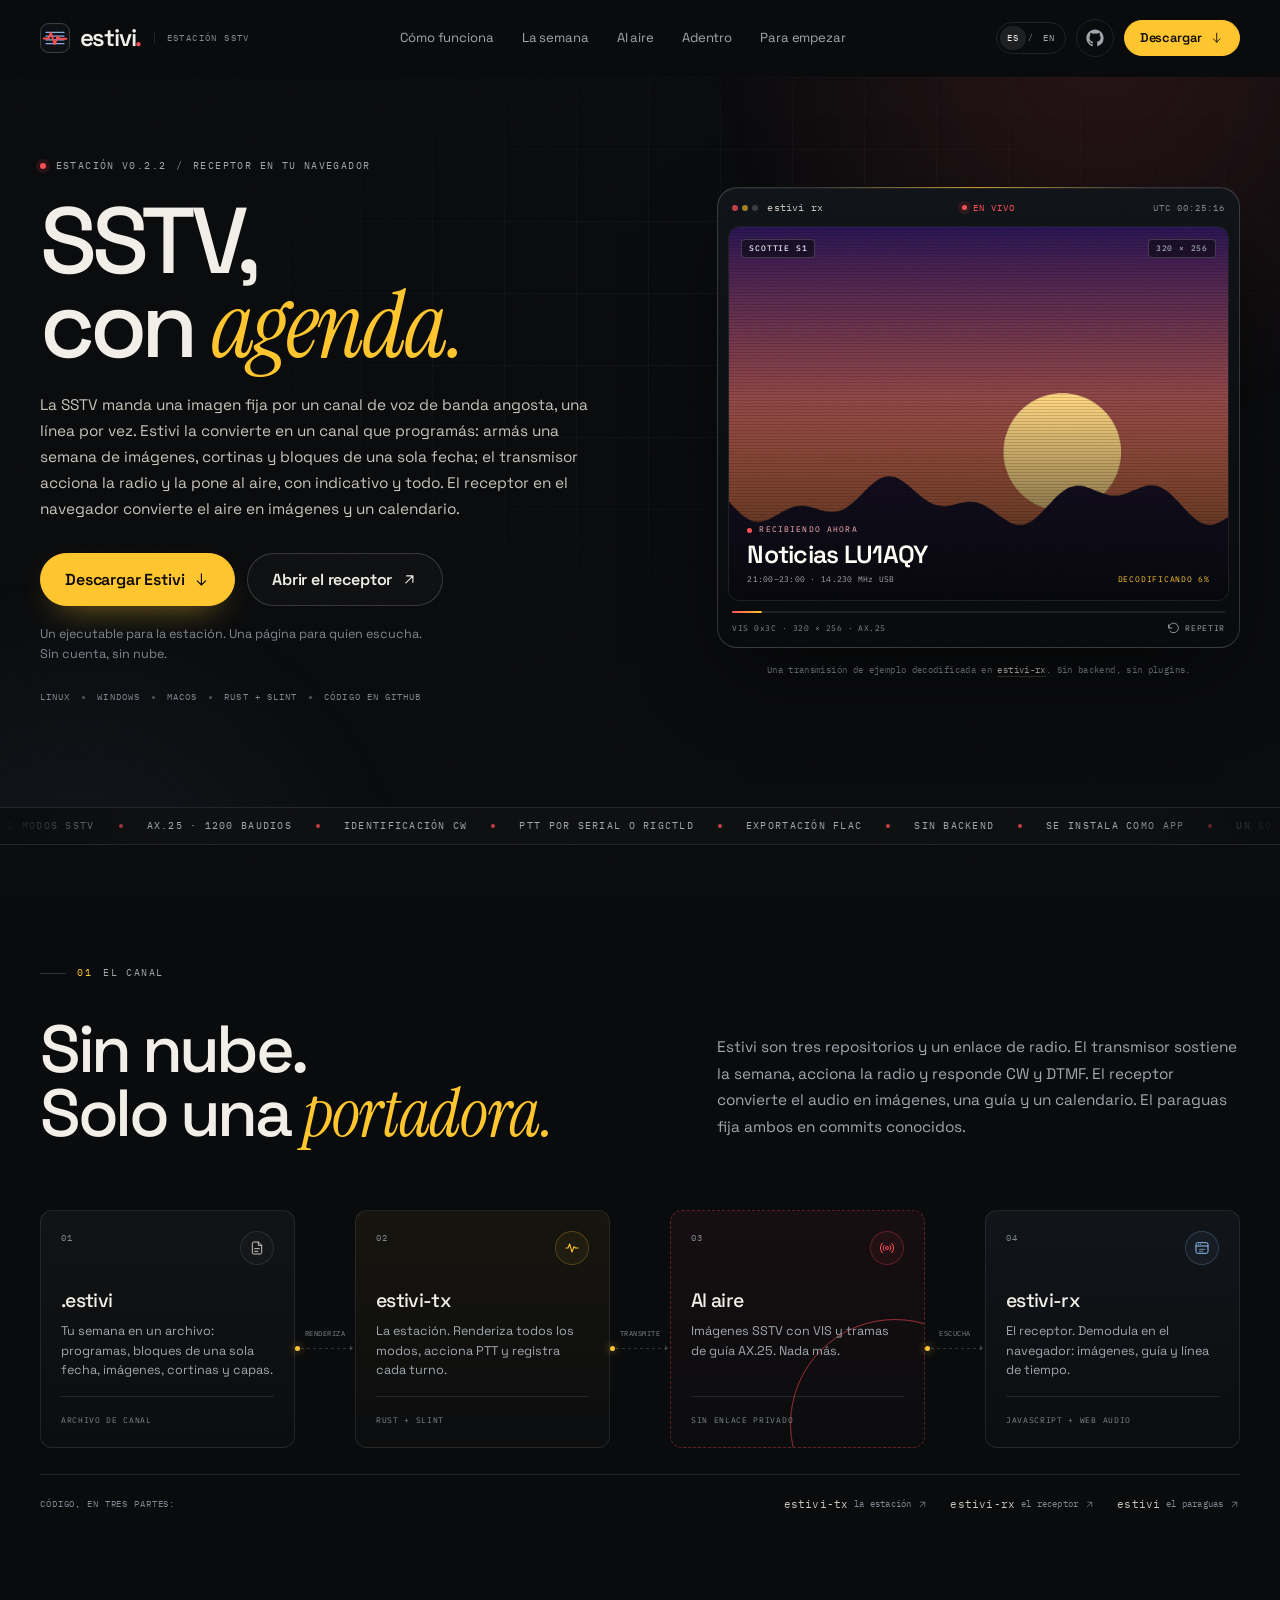
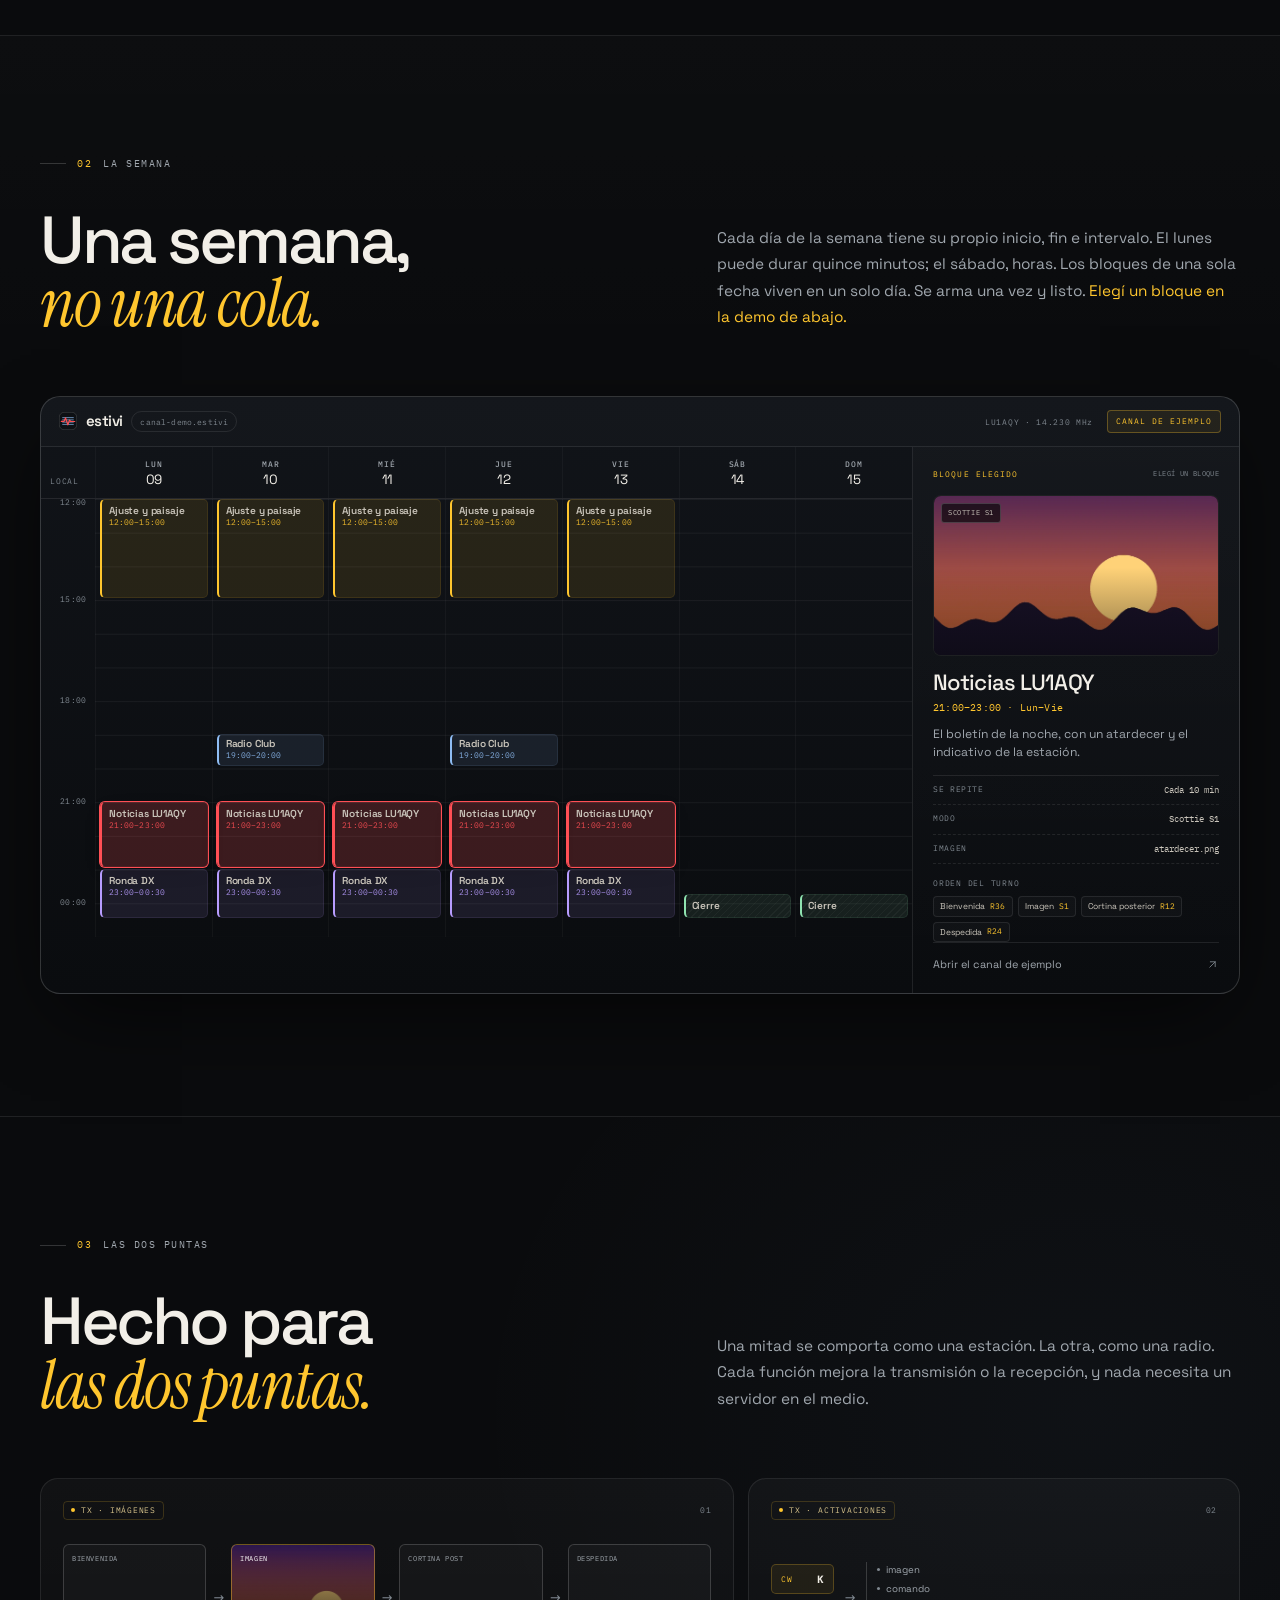
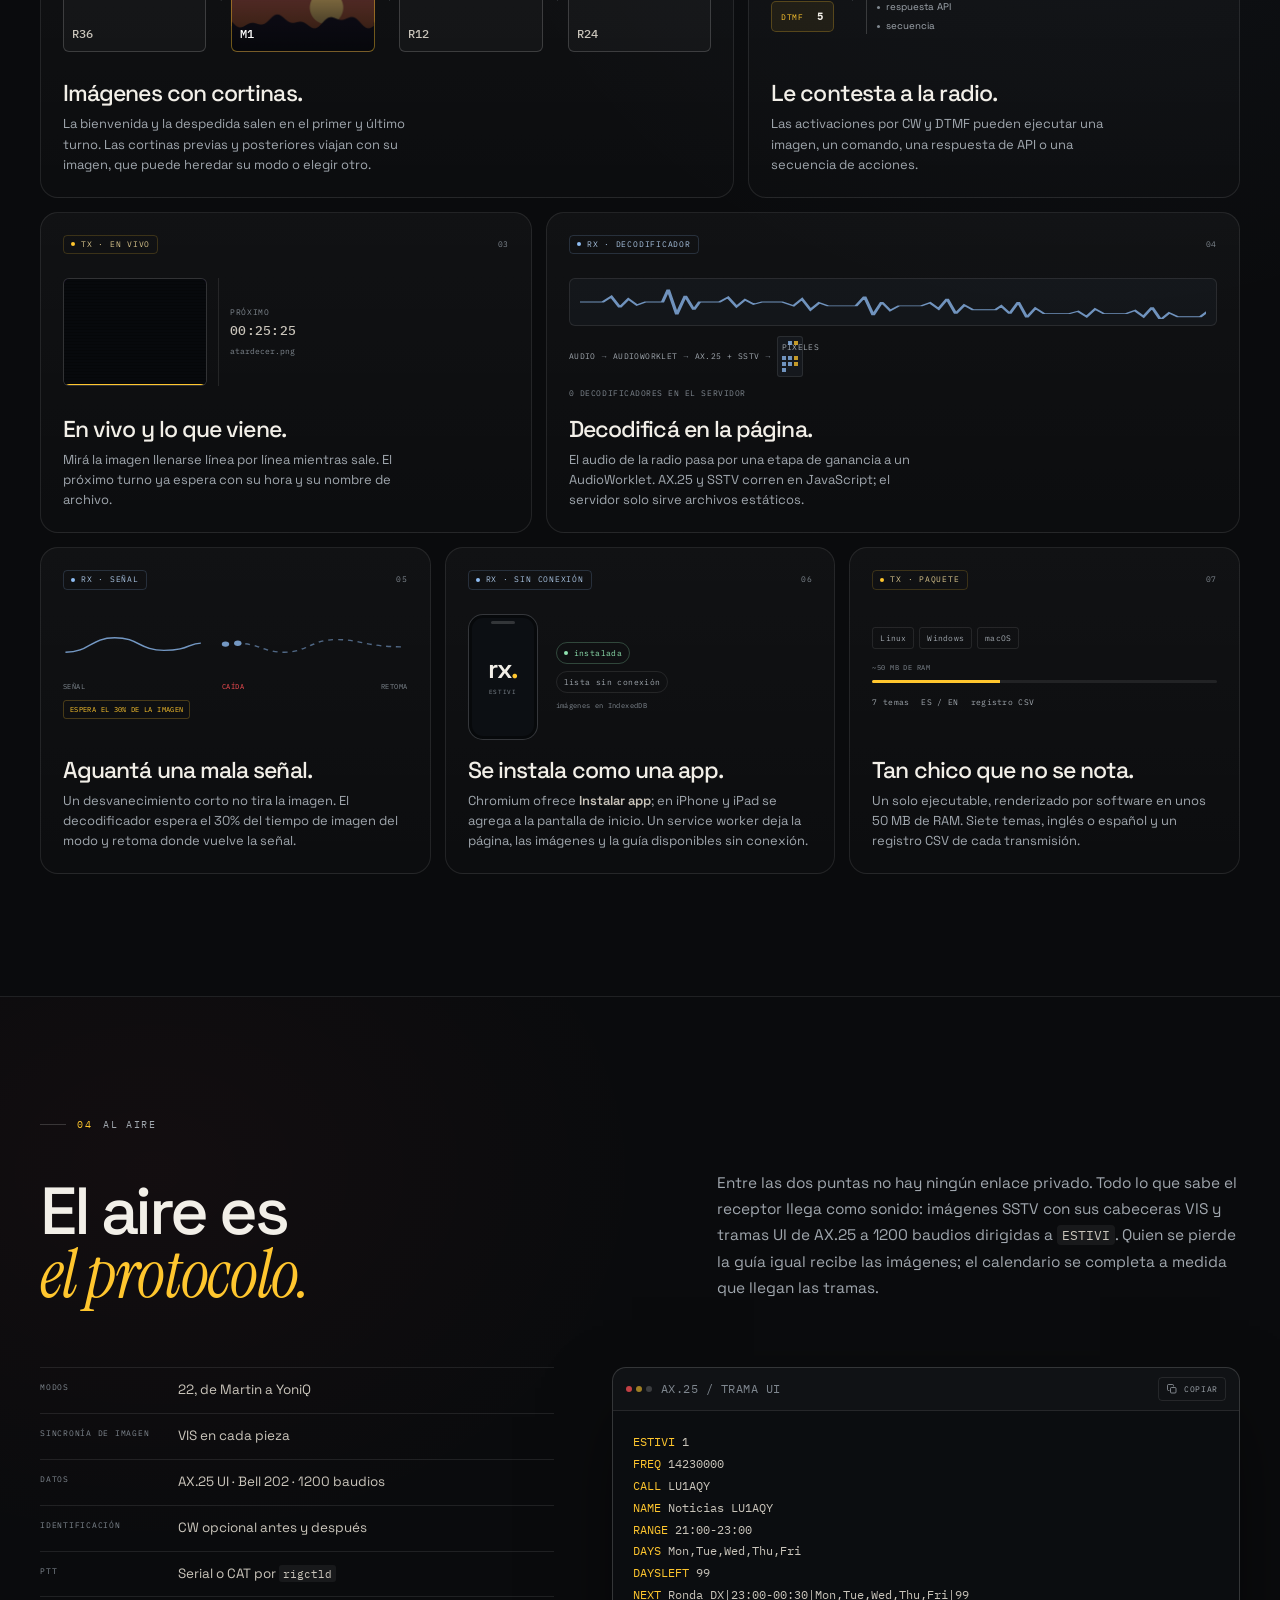
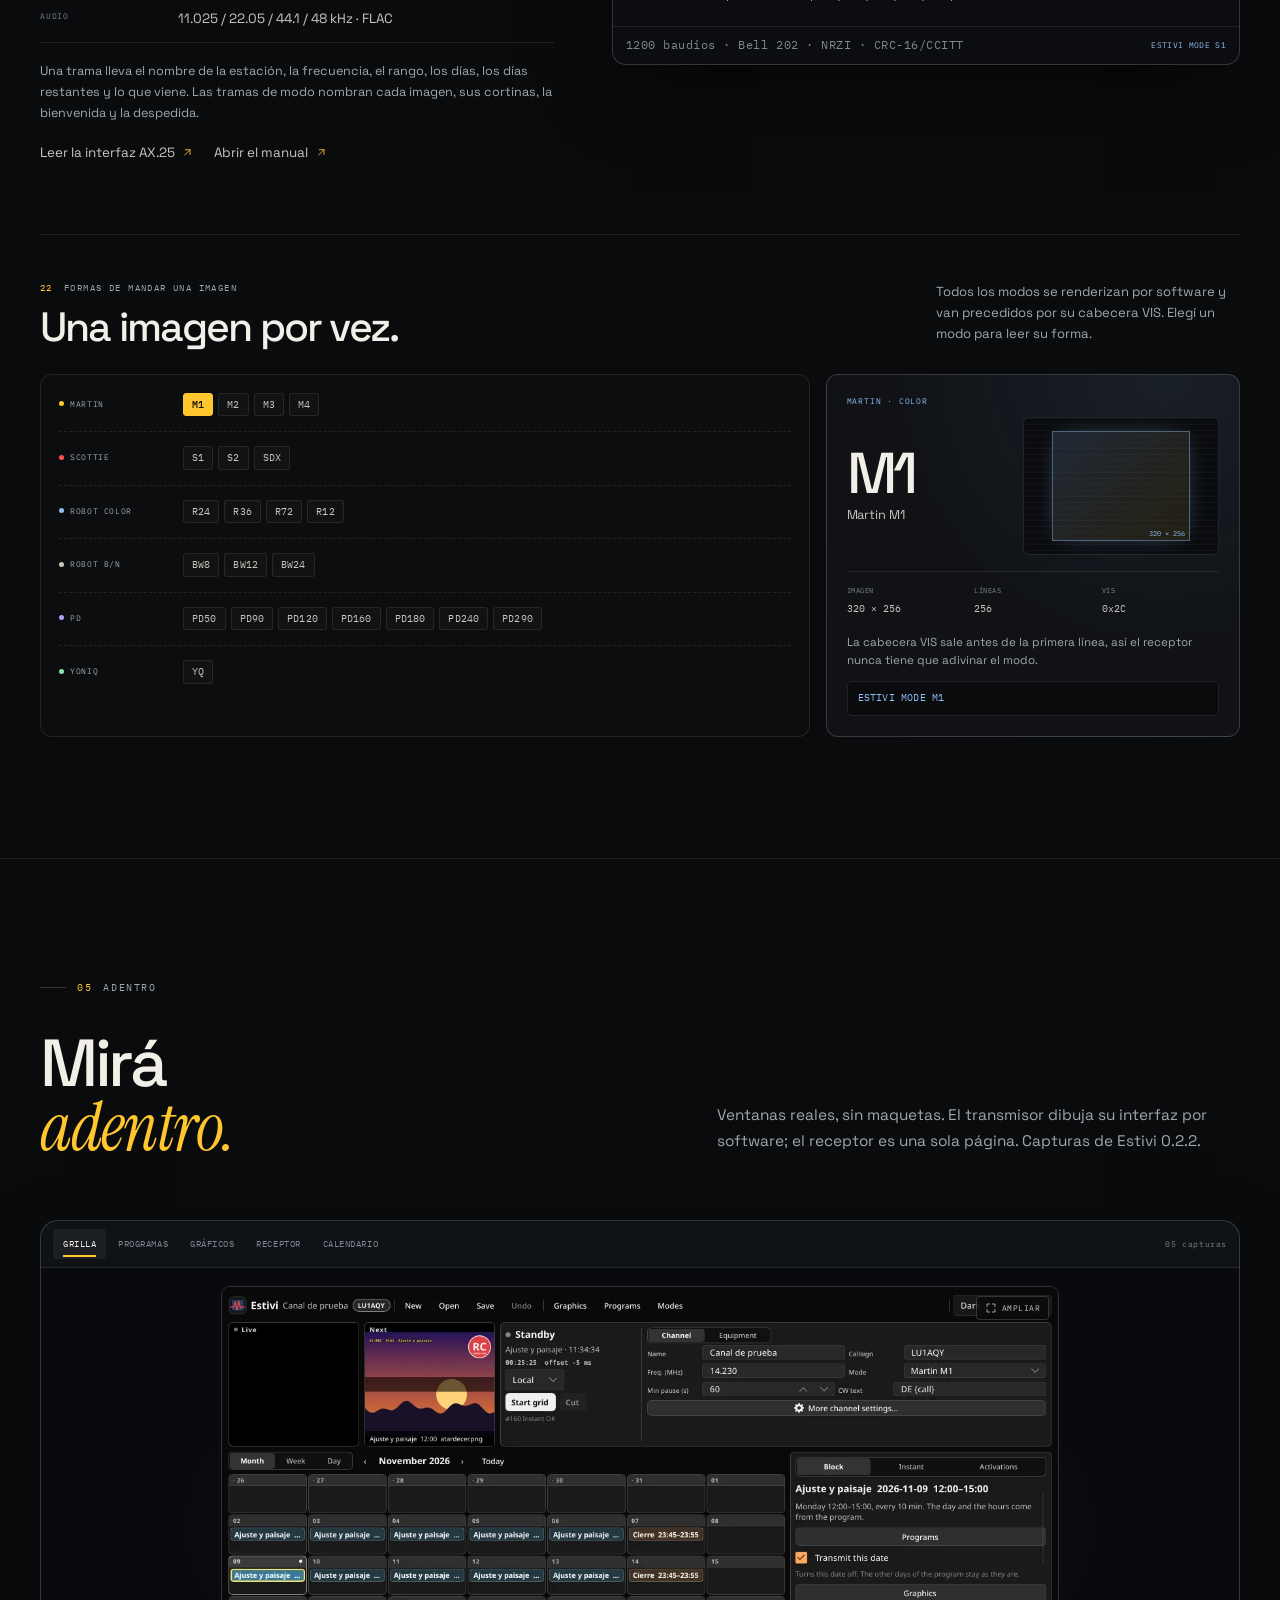
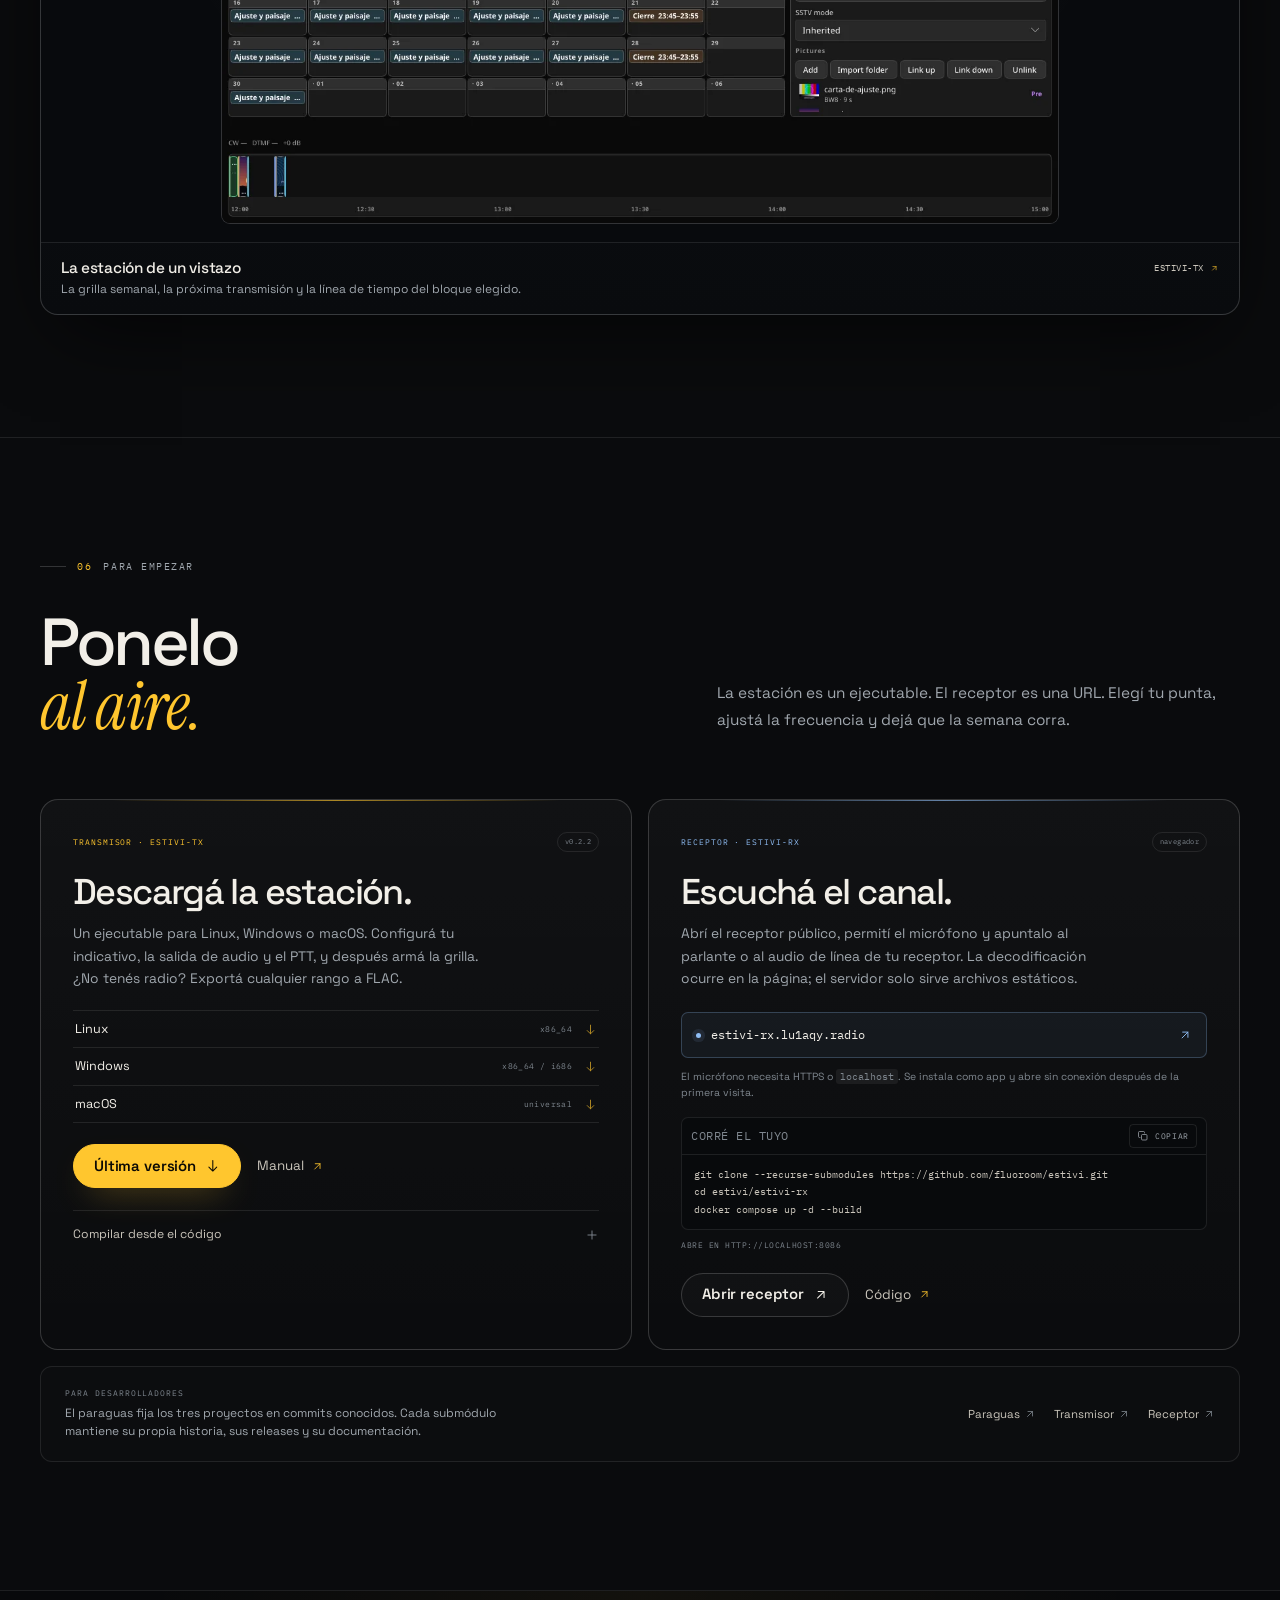
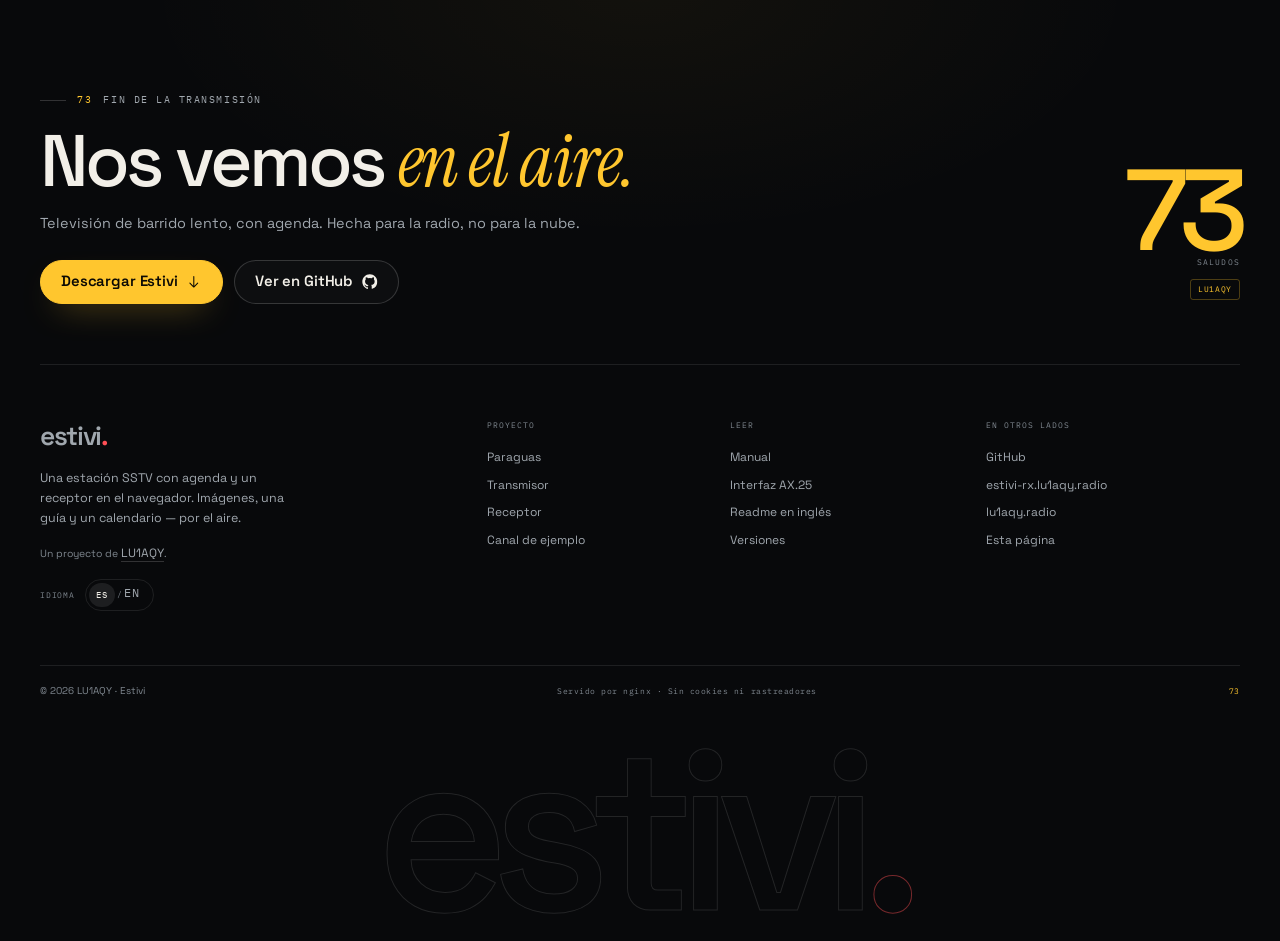
<file: es/index.html>
<!DOCTYPE html>

<html class="no-js" data-lang-en="/" data-lang-es="/es/" lang="es">
  <head>
    <meta charset="utf-8">
    <meta content="width=device-width, initial-scale=1" name="viewport">
    <title>Estivi — SSTV, con agenda.</title>
    <meta
      content="Estivi convierte la televisión de barrido lento en un canal con agenda: un transmisor en Rust que acciona la radio y un receptor en el navegador que convierte el aire en imágenes, una guía y un calendario."
      name="description">
    <meta content="dark" name="color-scheme">
    <meta content="#0a0b0d" name="theme-color">
    <meta content="LU1AQY" name="author">
    <link href="/favicon.svg" rel="icon" type="image/svg+xml">
    <link href="/favicon-32.png" rel="icon" sizes="32x32" type="image/png">
    <link href="/apple-touch-icon.png" rel="apple-touch-icon">
    <link href="/" hreflang="en" rel="alternate">
    <link href="/es/" hreflang="es" rel="alternate">
    <link href="/" hreflang="x-default" rel="alternate">
    <meta content="website" property="og:type">
    <meta content="Estivi" property="og:site_name">
    <meta content="es_AR" property="og:locale">
    <meta content="en_US" property="og:locale:alternate">
    <meta content="Estivi — SSTV, con agenda." property="og:title">
    <meta
      content="Una estación de radio en una ventana. Armá una semana de imágenes SSTV, cortinas y bloques de una sola fecha; el transmisor acciona la radio. El receptor en el navegador convierte el aire en imágenes y un calendario."
      property="og:description">
    <meta content="/og-image-es.png" property="og:image">
    <meta content="image/png" property="og:image:type">
    <meta content="1200" property="og:image:width">
    <meta content="630" property="og:image:height">
    <meta
      content="Estivi — SSTV, con agenda. Un atardecer decodificándose dentro de una ventana de receptor."
      property="og:image:alt">
    <meta content="summary_large_image" name="twitter:card">
    <meta content="Estivi — SSTV, con agenda." name="twitter:title">
    <meta
      content="Una estación SSTV con agenda y un receptor en el navegador. Imágenes, una guía y un calendario — por el aire."
      name="twitter:description">
    <meta content="/og-image-es.png" name="twitter:image">
    <meta
      content="Estivi — SSTV, con agenda. Un atardecer decodificándose dentro de una ventana de receptor."
      name="twitter:image:alt">
    <link
      as="font"
      crossorigin
      href="/assets/fonts/space-grotesk.woff2"
      rel="preload"
      type="font/woff2">
    <link
      as="font"
      crossorigin
      href="/assets/fonts/ibm-plex-mono-400.woff2"
      rel="preload"
      type="font/woff2">
    <link
      as="image"
      fetchpriority="high"
      href="/assets/img/atardecer.webp"
      rel="preload"
      type="image/webp">
    <script src="/assets/js/lang-detect.js"></script>
    <link href="/assets/css/main.css" rel="stylesheet">
    <noscript>
      <style>
        .visor__utc,
        .visor__replay,
        .nav-toggle {
          display: none !important;
        }
        @media (max-width: 960px) {
          .site-header__inner {
            flex-wrap: wrap;
          }
          .primary-nav {
            position: static;
            visibility: visible;
            opacity: 1;
            transform: none;
            flex-basis: 100%;
            order: 3;
            flex-direction: row;
            flex-wrap: wrap;
            gap: 0 16px;
            padding: 0 0 9px;
            border: 0;
            background: none;
            box-shadow: none;
          }
          .primary-nav .nav-link {
            padding: 3px 0;
            border: 0;
            font-size: 0.78rem;
          }
          .primary-nav__mobile-extra {
            display: none;
          }
        }
      </style>
    </noscript>
    <script defer src="/assets/js/main.js"></script>
    <script type="application/ld+json">
      {
        "@context": "https://schema.org",
        "@type": "SoftwareApplication",
        "name": "Estivi",
        "softwareVersion": "0.2.2",
        "applicationCategory": "MultimediaApplication",
        "operatingSystem": "Linux, Windows, macOS",
        "inLanguage": "es",
        "description": "SSTV, con agenda. Un transmisor que corre un canal de televisión de barrido lento y un receptor en el navegador que decodifica las imágenes y la guía de la estación.",
        "url": "https://github.com/fluoroom/estivi",
        "downloadUrl": "https://github.com/fluoroom/estivi-tx/releases/latest",
        "sameAs": [
          "https://github.com/fluoroom/estivi-tx",
          "https://github.com/fluoroom/estivi-rx"
        ],
        "author": {
          "@type": "Person",
          "name": "LU1AQY",
          "url": "https://lu1aqy.radio"
        }
      }
    </script>
  </head>
  <body id="top">
    <a class="skip-link" href="#main">Saltar al contenido</a>
    <svg aria-hidden="true" class="svg-sprite" focusable="false">
      <symbol id="i-arrow-up-right" viewbox="0 0 24 24">
        <path
          d="M7 17 17 7M8 7h9v9"
          fill="none"
          stroke="currentColor"
          stroke-linecap="round"
          stroke-linejoin="round"
          stroke-width="1.6"
        ></path>
      </symbol>
      <symbol id="i-arrow-down" viewbox="0 0 24 24">
        <path
          d="M12 4v16m-6-6 6 6 6-6"
          fill="none"
          stroke="currentColor"
          stroke-linecap="round"
          stroke-linejoin="round"
          stroke-width="1.6"
        ></path>
      </symbol>
      <symbol id="i-arrow-right" viewbox="0 0 24 24">
        <path
          d="M4 12h16m-6-6 6 6-6 6"
          fill="none"
          stroke="currentColor"
          stroke-linecap="round"
          stroke-linejoin="round"
          stroke-width="1.6"
        ></path>
      </symbol>
      <symbol id="i-chevron-left" viewbox="0 0 24 24">
        <path
          d="m15 6-6 6 6 6"
          fill="none"
          stroke="currentColor"
          stroke-linecap="round"
          stroke-linejoin="round"
          stroke-width="1.7"
        ></path>
      </symbol>
      <symbol id="i-chevron-right" viewbox="0 0 24 24">
        <path
          d="m9 6 6 6-6 6"
          fill="none"
          stroke="currentColor"
          stroke-linecap="round"
          stroke-linejoin="round"
          stroke-width="1.7"
        ></path>
      </symbol>
      <symbol id="i-github" viewbox="0 0 24 24">
        <path
          d="M12 .5C5.73.5.5 5.73.5 12c0 5.08 3.29 9.39 7.86 10.91.58.11.79-.25.79-.56 0-.28-.01-1.02-.02-2-3.2.7-3.88-1.54-3.88-1.54-.52-1.33-1.28-1.68-1.28-1.68-1.05-.72.08-.71.08-.71 1.16.08 1.77 1.19 1.77 1.19 1.03 1.76 2.7 1.25 3.36.96.1-.75.4-1.25.73-1.54-2.55-.29-5.23-1.28-5.23-5.7 0-1.26.45-2.29 1.19-3.1-.12-.29-.52-1.46.11-3.05 0 0 .97-.31 3.18 1.18a11.1 11.1 0 0 1 5.8 0c2.2-1.49 3.17-1.18 3.17-1.18.63 1.59.23 2.76.11 3.05.74.81 1.19 1.84 1.19 3.1 0 4.43-2.69 5.41-5.25 5.69.41.35.78 1.05.78 2.12 0 1.53-.01 2.76-.01 3.14 0 .31.21.67.8.56A11.51 11.51 0 0 0 23.5 12C23.5 5.73 18.27.5 12 .5z"
          fill="currentColor"
        ></path>
      </symbol>
      <symbol id="i-replay" viewbox="0 0 24 24">
        <path
          d="M3 11a9 9 0 1 1 2.64 6.36M3 5v6h6"
          fill="none"
          stroke="currentColor"
          stroke-linecap="round"
          stroke-linejoin="round"
          stroke-width="1.6"
        ></path>
      </symbol>
      <symbol id="i-copy" viewbox="0 0 24 24">
        <rect
          fill="none"
          height="11"
          rx="2"
          stroke="currentColor"
          stroke-width="1.5"
          width="11"
          x="9"
          y="9"
        ></rect>
        <path
          d="M6 15H5a2 2 0 0 1-2-2V5a2 2 0 0 1 2-2h8a2 2 0 0 1 2 2v1"
          fill="none"
          stroke="currentColor"
          stroke-linecap="round"
          stroke-width="1.5"
        ></path>
      </symbol>
      <symbol id="i-check" viewbox="0 0 24 24">
        <path
          d="m4 12.5 5.5 5.5L20 6.5"
          fill="none"
          stroke="currentColor"
          stroke-linecap="round"
          stroke-linejoin="round"
          stroke-width="1.8"
        ></path>
      </symbol>
      <symbol id="i-menu" viewbox="0 0 24 24">
        <path
          d="M4 7h16M4 12h16M4 17h16"
          fill="none"
          stroke="currentColor"
          stroke-linecap="round"
          stroke-width="1.6"
        ></path>
      </symbol>
      <symbol id="i-close" viewbox="0 0 24 24">
        <path
          d="m6 6 12 12M18 6 6 18"
          fill="none"
          stroke="currentColor"
          stroke-linecap="round"
          stroke-width="1.6"
        ></path>
      </symbol>
      <symbol id="i-file" viewbox="0 0 24 24">
        <path
          d="M14 3H7a2 2 0 0 0-2 2v14a2 2 0 0 0 2 2h10a2 2 0 0 0 2-2V8z"
          fill="none"
          stroke="currentColor"
          stroke-linejoin="round"
          stroke-width="1.5"
        ></path>
        <path
          d="M14 3v5h5M8.5 13h7M8.5 17h5"
          fill="none"
          stroke="currentColor"
          stroke-linecap="round"
          stroke-width="1.5"
        ></path>
      </symbol>
      <symbol id="i-waveform" viewbox="0 0 24 24">
        <path
          d="M3 12h3l2.5-6 3.5 12 3-8 2 2h4"
          fill="none"
          stroke="currentColor"
          stroke-linecap="round"
          stroke-linejoin="round"
          stroke-width="1.6"
        ></path>
      </symbol>
      <symbol id="i-broadcast" viewbox="0 0 24 24">
        <circle
          cx="12"
          cy="12"
          fill="none"
          r="2.2"
          stroke="currentColor"
          stroke-width="1.5"
        ></circle>
        <path
          d="M7.8 7.8a6 6 0 0 0 0 8.4M16.2 16.2a6 6 0 0 0 0-8.4M4.9 4.9a10 10 0 0 0 0 14.2M19.1 19.1a10 10 0 0 0 0-14.2"
          fill="none"
          stroke="currentColor"
          stroke-linecap="round"
          stroke-width="1.5"
        ></path>
      </symbol>
      <symbol id="i-browser" viewbox="0 0 24 24">
        <rect
          fill="none"
          height="16"
          rx="2.5"
          stroke="currentColor"
          stroke-width="1.5"
          width="18"
          x="3"
          y="4"
        ></rect>
        <path
          d="M3 9h18M7 6.5h.01M10 6.5h.01"
          fill="none"
          stroke="currentColor"
          stroke-linecap="round"
          stroke-width="1.6"
        ></path>
        <path
          d="M8 14h8M8 17h5"
          fill="none"
          opacity=".7"
          stroke="currentColor"
          stroke-linecap="round"
          stroke-width="1.4"
        ></path>
      </symbol>
      <symbol id="i-radio" viewbox="0 0 24 24">
        <rect
          fill="none"
          height="13"
          rx="2.5"
          stroke="currentColor"
          stroke-width="1.5"
          width="18"
          x="3"
          y="7"
        ></rect>
        <path
          d="M6 7V5.5A1.5 1.5 0 0 1 7.5 4h5"
          fill="none"
          stroke="currentColor"
          stroke-linecap="round"
          stroke-width="1.5"
        ></path>
        <circle
          cx="8"
          cy="14"
          fill="none"
          r="2.5"
          stroke="currentColor"
          stroke-width="1.5"
        ></circle>
        <path
          d="M14 12h4M14 15h4M14 18h2"
          fill="none"
          stroke="currentColor"
          stroke-linecap="round"
          stroke-width="1.4"
        ></path>
      </symbol>
      <symbol id="i-terminal" viewbox="0 0 24 24">
        <rect
          fill="none"
          height="16"
          rx="2.5"
          stroke="currentColor"
          stroke-width="1.5"
          width="18"
          x="3"
          y="4"
        ></rect>
        <path
          d="m7 9 3.5 3L7 15M13 15h4"
          fill="none"
          stroke="currentColor"
          stroke-linecap="round"
          stroke-linejoin="round"
          stroke-width="1.5"
        ></path>
      </symbol>
      <symbol id="i-external" viewbox="0 0 24 24">
        <path
          d="M14 4h6v6M20 4l-8 8M19 14v5a1 1 0 0 1-1 1H5a1 1 0 0 1-1-1V6a1 1 0 0 1 1-1h5"
          fill="none"
          stroke="currentColor"
          stroke-linecap="round"
          stroke-linejoin="round"
          stroke-width="1.6"
        ></path>
      </symbol>
      <symbol id="i-expand" viewbox="0 0 24 24">
        <path
          d="M9 4H4v5M15 4h5v5M15 20h5v-5M9 20H4v-5"
          fill="none"
          stroke="currentColor"
          stroke-linecap="round"
          stroke-linejoin="round"
          stroke-width="1.6"
        ></path>
      </symbol>
      <symbol id="i-plus" viewbox="0 0 24 24">
        <path
          d="M12 5v14M5 12h14"
          fill="none"
          stroke="currentColor"
          stroke-linecap="round"
          stroke-width="1.6"
        ></path>
      </symbol>
      <symbol id="i-heart" viewbox="0 0 24 24">
        <path
          d="M12 20s-7-4.5-7-10a4 4 0 0 1 7-2.6A4 4 0 0 1 19 10c0 5.5-7 10-7 10z"
          fill="none"
          stroke="currentColor"
          stroke-linejoin="round"
          stroke-width="1.6"
        ></path>
      </symbol>
    </svg>
    <header class="site-header" data-header="">
      <div class="container site-header__inner">
        <a class="brand" href="#top">
          <span aria-hidden="true" class="brand__mark">
            <svg viewbox="0 0 32 32">
              <rect
                fill="#0d1014"
                height="30.8"
                rx="8.4"
                stroke="currentColor"
                stroke-opacity=".24"
                width="30.8"
                x=".6"
                y=".6"
              ></rect>
              <g
                opacity=".92"
                stroke="#8fbdf4"
                stroke-linecap="round"
                stroke-width="1.35"
              >
                <path d="M6.5 10h19M6.5 14h19M6.5 18h19M6.5 22h19"></path>
              </g>
              <path
                d="M4 16.6h5.1l2.5-6.1 4.1 12.2 3-8.2 2.1 2.4H28"
                fill="none"
                stroke="#ff4d4f"
                stroke-linecap="round"
                stroke-linejoin="round"
                stroke-width="2.1"
              ></path>
            </svg>
          </span>
          <span class="brand__word"
            >estivi<span class="brand__dot">.</span></span
          >
          <span class="brand__tag">Estación SSTV</span>
          <span class="sr-only">— inicio</span>
        </a>
        <nav
          aria-label="Principal"
          class="primary-nav"
          data-nav=""
          id="primary-nav"
        >
          <a class="nav-link" data-nav-link="" href="#how">Cómo funciona</a>
          <a class="nav-link" data-nav-link="" href="#week">La semana</a>
          <a class="nav-link" data-nav-link="" href="#air">Al aire</a>
          <a class="nav-link" data-nav-link="" href="#inside">Adentro</a>
          <a class="nav-link" data-nav-link="" href="#get">Para empezar</a>
          <div class="primary-nav__mobile-extra">
            <div class="primary-nav__lang">
              <span class="primary-nav__lang-label mono">Idioma</span>
              <div aria-label="Idioma" class="lang-switch" role="group">
                <span
                  aria-current="page"
                  class="lang-option is-current"
                  lang="es"
                  >ES<span class="sr-only"> — Español</span></span
                >
                <span aria-hidden="true" class="lang-sep">/</span>
                <a
                  class="lang-option"
                  data-set-lang="en"
                  href="/"
                  hreflang="en"
                  lang="en"
                  >EN<span class="sr-only"> — English</span></a
                >
              </div>
            </div>
            <a
              class="nav-link nav-link--gh"
              href="https://github.com/fluoroom/estivi"
            >
              <svg aria-hidden="true" class="icon">
                <use href="#i-github"></use>
              </svg>
              GitHub
            </a>
            <p class="primary-nav__note">
              SSTV, con agenda.<br >73 de LU1AQY.
            </p>
          </div>
        </nav>
        <div class="site-header__actions">
          <div aria-label="Idioma" class="lang-switch" role="group">
            <span aria-current="page" class="lang-option is-current" lang="es"
              >ES<span class="sr-only"> — Español</span></span
            >
            <span aria-hidden="true" class="lang-sep">/</span>
            <a
              class="lang-option"
              data-set-lang="en"
              href="/"
              hreflang="en"
              lang="en"
              >EN<span class="sr-only"> — English</span></a
            >
          </div>
          <a
            aria-label="Estivi en GitHub"
            class="icon-link"
            href="https://github.com/fluoroom/estivi"
          >
            <svg aria-hidden="true" class="icon">
              <use href="#i-github"></use>
            </svg>
          </a>
          <a
            class="btn btn--primary btn--small"
            href="https://github.com/fluoroom/estivi-tx/releases/latest"
          >
            Descargar
            <svg aria-hidden="true" class="icon">
              <use href="#i-arrow-down"></use>
            </svg>
          </a>
          <button
            aria-controls="primary-nav"
            aria-expanded="false"
            aria-label="Abrir menú"
            class="nav-toggle"
            data-nav-toggle=""
            type="button"
          >
            <span class="nav-toggle__open"
              ><svg aria-hidden="true" class="icon">
                <use href="#i-menu"></use></svg
            ></span>
            <span class="nav-toggle__close"
              ><svg aria-hidden="true" class="icon">
                <use href="#i-close"></use></svg
            ></span>
          </button>
        </div>
      </div>
    </header>
    <div class="nav-scrim" data-nav-scrim="" hidden></div>
    <main id="main" tabindex="-1">
      <section aria-labelledby="hero-title" class="hero">
        <div aria-hidden="true" class="hero__bg">
          <div class="hero__grid"></div>
          <div class="hero__glow hero__glow--red"></div>
          <div class="hero__glow hero__glow--blue"></div>
        </div>
        <div class="container hero__inner">
          <div class="hero__copy">
            <p class="hero__eyebrow">
              <span aria-hidden="true" class="signal-dot"></span>
              Estación v0.2.2
              <span class="hero__eyebrow-sep">/</span>
              receptor en tu navegador
            </p>
            <h1 class="hero__title" id="hero-title">
              SSTV,<br >
              <span class="hero__title-line">con <em>agenda.</em></span>
            </h1>
            <p class="hero__lede">
              La SSTV manda una imagen fija por un canal de voz de banda
              angosta, una línea por vez. Estivi la convierte en un canal que
              programás: armás una semana de imágenes, cortinas y bloques de una
              sola fecha; el transmisor acciona la radio y la pone al aire, con
              indicativo y todo. El receptor en el navegador convierte el aire
              en imágenes y un calendario.
            </p>
            <div class="hero__actions">
              <a
                class="btn btn--primary btn--lg"
                href="https://github.com/fluoroom/estivi-tx/releases/latest"
              >
                Descargar Estivi
                <svg aria-hidden="true" class="icon">
                  <use href="#i-arrow-down"></use>
                </svg>
              </a>
              <a
                class="btn btn--ghost btn--lg"
                href="https://estivi-rx.lu1aqy.radio"
              >
                Abrir el receptor
                <svg aria-hidden="true" class="icon">
                  <use href="#i-arrow-up-right"></use>
                </svg>
              </a>
            </div>
            <p class="hero__note">
              Un ejecutable para la estación. Una página para quien escucha. Sin
              cuenta, sin nube.
            </p>
            <ul aria-label="Plataformas y stack" class="hero__meta">
              <li>Linux</li>
              <li>Windows</li>
              <li>macOS</li>
              <li>Rust + Slint</li>
              <li>Código en GitHub</li>
            </ul>
          </div>
          <div class="hero__visual">
            <figure class="visor" data-visor="">
              <div class="visor__chrome">
                <div class="visor__chrome-left">
                  <span aria-hidden="true" class="window-dots"
                    ><i></i><i></i><i></i
                  ></span>
                  <span class="visor__app">estivi rx</span>
                </div>
                <span class="visor__live"
                  ><span aria-hidden="true" class="live-dot"></span> en
                  vivo</span
                >
                <span aria-hidden="true" class="visor__utc" data-clock=""
                  >UTC --:--:--</span
                >
              </div>
              <div class="visor__screen" data-visor-screen="">
                <img
                  alt="Un dibujo de atardecer recibido como televisión de barrido lento: cielo violeta profundo, horizonte naranja, un sol pálido y montañas negras."
                  class="visor__image"
                  fetchpriority="high"
                  height="960"
                  src="/assets/img/atardecer.webp"
                  width="1200">
                <div aria-hidden="true" class="visor__shade"></div>
                <div aria-hidden="true" class="visor__scanlines"></div>
                <div aria-hidden="true" class="visor__noise"></div>
                <div aria-hidden="true" class="visor__unveil"></div>
                <div aria-hidden="true" class="visor__hud visor__hud--top">
                  <span class="hud-chip">Scottie S1</span>
                  <span class="hud-chip hud-chip--ghost">320 × 256</span>
                </div>
                <div class="visor__overlay">
                  <div class="visor__titles">
                    <p class="visor__kicker">
                      <span aria-hidden="true" class="live-dot"></span>
                      recibiendo ahora
                    </p>
                    <p class="visor__title">Noticias LU1AQY</p>
                    <p class="visor__sub">21:00–23:00 · 14.230 MHz USB</p>
                  </div>
                  <p
                    aria-hidden="true"
                    class="visor__status mono"
                    data-visor-status=""
                  >
                    señal enganchada
                  </p>
                </div>
              </div>
              <div aria-hidden="true" class="visor__progress">
                <span class="visor__bar" data-visor-bar=""></span>
              </div>
              <figcaption class="visor__foot">
                <span class="mono visor__legend"
                  >VIS 0x3C · 320 × 256 · AX.25</span
                >
                <button class="visor__replay" data-replay="" type="button">
                  <svg aria-hidden="true" class="icon">
                    <use href="#i-replay"></use>
                  </svg>
                  Repetir
                </button>
              </figcaption>
            </figure>
            <p class="hero__caption">
              Una transmisión de ejemplo decodificada en
              <a href="https://github.com/fluoroom/estivi-rx">estivi-rx</a>. Sin
              backend, sin plugins.
            </p>
          </div>
        </div>
      </section>
      <div aria-hidden="true" class="ticker">
        <div class="ticker__track">
          <div class="ticker__group">
            <span>22 modos SSTV</span><i></i> <span>AX.25 · 1200 baudios</span
            ><i></i> <span>Identificación CW</span><i></i>
            <span>PTT por serial o rigctld</span><i></i>
            <span>Exportación FLAC</span><i></i> <span>Sin backend</span><i></i>
            <span>Se instala como app</span><i></i>
            <span>Un solo ejecutable</span><i></i>
            <span>Linux / Windows / macOS</span><i></i> <span>73</span><i></i>
          </div>
          <div class="ticker__group">
            <span>22 modos SSTV</span><i></i> <span>AX.25 · 1200 baudios</span
            ><i></i> <span>Identificación CW</span><i></i>
            <span>PTT por serial o rigctld</span><i></i>
            <span>Exportación FLAC</span><i></i> <span>Sin backend</span><i></i>
            <span>Se instala como app</span><i></i>
            <span>Un solo ejecutable</span><i></i>
            <span>Linux / Windows / macOS</span><i></i> <span>73</span><i></i>
          </div>
        </div>
      </div>
      <section
        aria-labelledby="how-title"
        class="section section--how"
        id="how"
      >
        <div class="container">
          <header class="section-head">
            <p class="section-index"><span>01</span> El canal</p>
            <div class="section-head__row">
              <h2 class="section-title" id="how-title">
                Sin nube.<br >Solo una <em>portadora.</em>
              </h2>
              <p class="section-lede">
                Estivi son tres repositorios y un enlace de radio. El transmisor
                sostiene la semana, acciona la radio y responde CW y DTMF. El
                receptor convierte el audio en imágenes, una guía y un
                calendario. El paraguas fija ambos en commits conocidos.
              </p>
            </div>
          </header>
          <div class="pipeline reveal">
            <article class="pipe">
              <div class="pipe__top">
                <span class="pipe__num">01</span>
                <span class="pipe__icon"
                  ><svg aria-hidden="true" class="icon">
                    <use href="#i-file"></use></svg
                ></span>
              </div>
              <h3>.estivi</h3>
              <p>
                Tu semana en un archivo: programas, bloques de una sola fecha,
                imágenes, cortinas y capas.
              </p>
              <span class="pipe__tag mono">archivo de canal</span>
            </article>
            <div aria-hidden="true" class="pipe-link">
              <span class="pipe-link__label">renderiza</span>
              <span class="pipe-link__line"><i></i></span>
            </div>
            <article class="pipe pipe--tx">
              <div class="pipe__top">
                <span class="pipe__num">02</span>
                <span class="pipe__icon"
                  ><svg aria-hidden="true" class="icon">
                    <use href="#i-waveform"></use></svg
                ></span>
              </div>
              <h3>estivi-tx</h3>
              <p>
                La estación. Renderiza todos los modos, acciona PTT y registra
                cada turno.
              </p>
              <span class="pipe__tag mono">Rust + Slint</span>
            </article>
            <div aria-hidden="true" class="pipe-link">
              <span class="pipe-link__label">transmite</span>
              <span class="pipe-link__line"><i></i></span>
            </div>
            <article class="pipe pipe--air">
              <div aria-hidden="true" class="pipe__rings">
                <i></i><i></i><i></i>
              </div>
              <div class="pipe__top">
                <span class="pipe__num">03</span>
                <span class="pipe__icon"
                  ><svg aria-hidden="true" class="icon">
                    <use href="#i-broadcast"></use></svg
                ></span>
              </div>
              <h3>Al aire</h3>
              <p>Imágenes SSTV con VIS y tramas de guía AX.25. Nada más.</p>
              <span class="pipe__tag mono">sin enlace privado</span>
            </article>
            <div aria-hidden="true" class="pipe-link">
              <span class="pipe-link__label">escucha</span>
              <span class="pipe-link__line"><i></i></span>
            </div>
            <article class="pipe pipe--rx">
              <div class="pipe__top">
                <span class="pipe__num">04</span>
                <span class="pipe__icon"
                  ><svg aria-hidden="true" class="icon">
                    <use href="#i-browser"></use></svg
                ></span>
              </div>
              <h3>estivi-rx</h3>
              <p>
                El receptor. Demodula en el navegador: imágenes, guía y línea de
                tiempo.
              </p>
              <span class="pipe__tag mono">JavaScript + Web Audio</span>
            </article>
          </div>
          <div class="sources reveal">
            <p>Código, en tres partes:</p>
            <div class="sources__links">
              <a href="https://github.com/fluoroom/estivi-tx"
                >estivi-tx <span>la estación</span>
                <svg aria-hidden="true" class="icon">
                  <use href="#i-arrow-up-right"></use></svg
              ></a>
              <a href="https://github.com/fluoroom/estivi-rx"
                >estivi-rx <span>el receptor</span>
                <svg aria-hidden="true" class="icon">
                  <use href="#i-arrow-up-right"></use></svg
              ></a>
              <a href="https://github.com/fluoroom/estivi"
                >estivi <span>el paraguas</span>
                <svg aria-hidden="true" class="icon">
                  <use href="#i-arrow-up-right"></use></svg
              ></a>
            </div>
          </div>
        </div>
      </section>
      <section
        aria-labelledby="week-title"
        class="section section--week"
        id="week"
      >
        <div class="container">
          <header class="section-head">
            <p class="section-index"><span>02</span> La semana</p>
            <div class="section-head__row">
              <h2 class="section-title" id="week-title">
                Una semana,<br ><em>no una cola.</em>
              </h2>
              <p class="section-lede">
                Cada día de la semana tiene su propio inicio, fin e intervalo.
                El lunes puede durar quince minutos; el sábado, horas. Los
                bloques de una sola fecha viven en un solo día. Se arma una vez
                y listo.
                <span class="section-lede__hint"
                  >Elegí un bloque en la demo de abajo.</span
                >
              </p>
            </div>
          </header>
          <div class="week reveal" data-week="">
            <div class="week__chrome">
              <div class="week__chrome-left">
                <span aria-hidden="true" class="brand__mark brand__mark--tiny">
                  <svg viewbox="0 0 32 32">
                    <rect
                      fill="#0d1014"
                      height="30.8"
                      rx="8.4"
                      stroke="currentColor"
                      stroke-opacity=".24"
                      width="30.8"
                      x=".6"
                      y=".6"
                    ></rect>
                    <g
                      opacity=".92"
                      stroke="#8fbdf4"
                      stroke-linecap="round"
                      stroke-width="1.35"
                    >
                      <path d="M6.5 10h19M6.5 14h19M6.5 18h19M6.5 22h19"></path>
                    </g>
                    <path
                      d="M4 16.6h5.1l2.5-6.1 4.1 12.2 3-8.2 2.1 2.4H28"
                      fill="none"
                      stroke="#ff4d4f"
                      stroke-linecap="round"
                      stroke-linejoin="round"
                      stroke-width="2.1"
                    ></path>
                  </svg>
                </span>
                <span class="week__app">estivi</span>
                <span class="week__file mono">canal-demo.estivi</span>
              </div>
              <span class="week__meta mono">LU1AQY · 14.230 MHz</span>
              <span class="week__badge mono">canal de ejemplo</span>
            </div>
            <div class="week__layout">
              <div class="week__calendar-wrap">
                <section
                  aria-label="Agenda de la semana de ejemplo; desplazala horizontalmente para ver todos los días"
                  class="calendar-scroll"
                  tabindex="0"
                >
                  <div class="calendar">
                    <div class="calendar__head">
                      <div class="calendar__corner mono">local</div>
                      <div class="calendar__day"><b>Lun</b><span>09</span></div>
                      <div class="calendar__day"><b>Mar</b><span>10</span></div>
                      <div class="calendar__day"><b>Mié</b><span>11</span></div>
                      <div class="calendar__day"><b>Jue</b><span>12</span></div>
                      <div class="calendar__day"><b>Vie</b><span>13</span></div>
                      <div class="calendar__day"><b>Sáb</b><span>14</span></div>
                      <div class="calendar__day"><b>Dom</b><span>15</span></div>
                    </div>
                    <div class="calendar__body">
                      <div aria-hidden="true" class="calendar__times">
                        <span class="calendar__tick calendar__tick--1"
                          >12:00</span
                        >
                        <span class="calendar__tick calendar__tick--2"
                          >15:00</span
                        >
                        <span class="calendar__tick calendar__tick--3"
                          >18:00</span
                        >
                        <span class="calendar__tick calendar__tick--4"
                          >21:00</span
                        >
                        <span class="calendar__tick calendar__tick--5"
                          >00:00</span
                        >
                      </div>
                      <div class="calendar__col">
                        <button
                          aria-pressed="false"
                          class="event event--ajuste"
                          data-block="ajuste"
                          type="button"
                        >
                          <span class="event__title">Ajuste y paisaje</span>
                          <span class="event__time">12:00–15:00</span>
                        </button>
                        <button
                          aria-pressed="true"
                          class="event event--noticias"
                          data-block="noticias"
                          type="button"
                        >
                          <span class="event__title">Noticias LU1AQY</span>
                          <span class="event__time">21:00–23:00</span>
                        </button>
                        <button
                          aria-pressed="false"
                          class="event event--ronda"
                          data-block="ronda"
                          type="button"
                        >
                          <span class="event__title">Ronda DX</span>
                          <span class="event__time">23:00–00:30</span>
                        </button>
                      </div>
                      <div class="calendar__col">
                        <button
                          aria-pressed="false"
                          class="event event--ajuste"
                          data-block="ajuste"
                          type="button"
                        >
                          <span class="event__title">Ajuste y paisaje</span>
                          <span class="event__time">12:00–15:00</span>
                        </button>
                        <button
                          aria-pressed="false"
                          class="event event--radio"
                          data-block="radio"
                          type="button"
                        >
                          <span class="event__title">Radio Club</span>
                          <span class="event__time">19:00–20:00</span>
                        </button>
                        <button
                          aria-pressed="true"
                          class="event event--noticias"
                          data-block="noticias"
                          type="button"
                        >
                          <span class="event__title">Noticias LU1AQY</span>
                          <span class="event__time">21:00–23:00</span>
                        </button>
                        <button
                          aria-pressed="false"
                          class="event event--ronda"
                          data-block="ronda"
                          type="button"
                        >
                          <span class="event__title">Ronda DX</span>
                          <span class="event__time">23:00–00:30</span>
                        </button>
                      </div>
                      <div class="calendar__col">
                        <button
                          aria-pressed="false"
                          class="event event--ajuste"
                          data-block="ajuste"
                          type="button"
                        >
                          <span class="event__title">Ajuste y paisaje</span>
                          <span class="event__time">12:00–15:00</span>
                        </button>
                        <button
                          aria-pressed="true"
                          class="event event--noticias"
                          data-block="noticias"
                          type="button"
                        >
                          <span class="event__title">Noticias LU1AQY</span>
                          <span class="event__time">21:00–23:00</span>
                        </button>
                        <button
                          aria-pressed="false"
                          class="event event--ronda"
                          data-block="ronda"
                          type="button"
                        >
                          <span class="event__title">Ronda DX</span>
                          <span class="event__time">23:00–00:30</span>
                        </button>
                      </div>
                      <div class="calendar__col">
                        <button
                          aria-pressed="false"
                          class="event event--ajuste"
                          data-block="ajuste"
                          type="button"
                        >
                          <span class="event__title">Ajuste y paisaje</span>
                          <span class="event__time">12:00–15:00</span>
                        </button>
                        <button
                          aria-pressed="false"
                          class="event event--radio"
                          data-block="radio"
                          type="button"
                        >
                          <span class="event__title">Radio Club</span>
                          <span class="event__time">19:00–20:00</span>
                        </button>
                        <button
                          aria-pressed="true"
                          class="event event--noticias"
                          data-block="noticias"
                          type="button"
                        >
                          <span class="event__title">Noticias LU1AQY</span>
                          <span class="event__time">21:00–23:00</span>
                        </button>
                        <button
                          aria-pressed="false"
                          class="event event--ronda"
                          data-block="ronda"
                          type="button"
                        >
                          <span class="event__title">Ronda DX</span>
                          <span class="event__time">23:00–00:30</span>
                        </button>
                      </div>
                      <div class="calendar__col">
                        <button
                          aria-pressed="false"
                          class="event event--ajuste"
                          data-block="ajuste"
                          type="button"
                        >
                          <span class="event__title">Ajuste y paisaje</span>
                          <span class="event__time">12:00–15:00</span>
                        </button>
                        <button
                          aria-pressed="true"
                          class="event event--noticias"
                          data-block="noticias"
                          type="button"
                        >
                          <span class="event__title">Noticias LU1AQY</span>
                          <span class="event__time">21:00–23:00</span>
                        </button>
                        <button
                          aria-pressed="false"
                          class="event event--ronda"
                          data-block="ronda"
                          type="button"
                        >
                          <span class="event__title">Ronda DX</span>
                          <span class="event__time">23:00–00:30</span>
                        </button>
                      </div>
                      <div class="calendar__col">
                        <button
                          aria-pressed="false"
                          class="event event--cierre"
                          data-block="cierre"
                          type="button"
                        >
                          <span class="event__title">Cierre</span>
                          <span class="event__time">23:45–23:55</span>
                        </button>
                      </div>
                      <div class="calendar__col">
                        <button
                          aria-pressed="false"
                          class="event event--cierre"
                          data-block="cierre"
                          type="button"
                        >
                          <span class="event__title">Cierre</span>
                          <span class="event__time">23:45–23:55</span>
                        </button>
                      </div>
                    </div>
                  </div>
                </section>
                <p aria-hidden="true" class="week__hint mono">
                  desplazá la semana
                  <svg class="icon"><use href="#i-arrow-right"></use></svg>
                </p>
              </div>
              <aside
                aria-label="Detalles del bloque elegido"
                class="week-panel"
              >
                <div class="week-panel__head">
                  <p class="week-panel__label mono">bloque elegido</p>
                  <p class="week-panel__hint mono">elegí un bloque</p>
                </div>
                <div
                  aria-live="polite"
                  class="week-panel__body"
                  data-week-panel=""
                >
                  <div class="week-panel__visual">
                    <div class="week-panel__preview">
                      <img
                        alt="La imagen de atardecer del canal de ejemplo, usada por este bloque."
                        data-week-img=""
                        height="960"
                        src="/assets/img/atardecer.webp"
                        width="1200">
                      <span
                        class="week-panel__mode mono"
                        data-week-preview-mode=""
                        >Scottie S1</span
                      >
                    </div>
                  </div>
                  <div class="week-panel__details">
                    <h3 class="week-panel__title" data-week-title="">
                      Noticias LU1AQY
                    </h3>
                    <p class="week-panel__when" data-week-when="">
                      21:00–23:00 · Lun–Vie
                    </p>
                    <p class="week-panel__desc" data-week-desc="">
                      El boletín de la noche, con un atardecer y el indicativo
                      de la estación.
                    </p>
                    <dl class="week-panel__facts">
                      <div>
                        <dt>Se repite</dt>
                        <dd data-week-runs="">Cada 10 min</dd>
                      </div>
                      <div>
                        <dt>Modo</dt>
                        <dd data-week-mode="">Scottie S1</dd>
                      </div>
                      <div>
                        <dt>Imagen</dt>
                        <dd data-week-picture="">atardecer.png</dd>
                      </div>
                    </dl>
                    <p class="week-panel__turn-label mono">orden del turno</p>
                    <ol class="turn" data-week-turn="">
                      <li><span>Bienvenida</span><code>R36</code></li>
                      <li><span>Imagen</span><code>S1</code></li>
                      <li><span>Cortina posterior</span><code>R12</code></li>
                      <li><span>Despedida</span><code>R24</code></li>
                    </ol>
                  </div>
                </div>
                <a
                  class="week-panel__link"
                  href="https://github.com/fluoroom/estivi-tx/blob/main/ejemplo/canal-demo.estivi"
                >
                  Abrir el canal de ejemplo
                  <svg aria-hidden="true" class="icon">
                    <use href="#i-arrow-up-right"></use>
                  </svg>
                </a>
              </aside>
            </div>
          </div>
        </div>
      </section>
      <section
        aria-labelledby="ends-title"
        class="section section--ends"
        id="ends"
      >
        <div class="container">
          <header class="section-head">
            <p class="section-index"><span>03</span> Las dos puntas</p>
            <div class="section-head__row">
              <h2 class="section-title" id="ends-title">
                Hecho para<br ><em>las dos puntas.</em>
              </h2>
              <p class="section-lede">
                Una mitad se comporta como una estación. La otra, como una
                radio. Cada función mejora la transmisión o la recepción, y nada
                necesita un servidor en el medio.
              </p>
            </div>
          </header>
          <div class="bento">
            <article
              class="bento-card bento-card--wide reveal"
              data-spotlight=""
            >
              <div class="bento-card__head">
                <span class="bento-card__tag bento-card__tag--tx mono"
                  >TX · imágenes</span
                >
                <span class="bento-card__num mono">01</span>
              </div>
              <div aria-hidden="true" class="turnstrip">
                <div class="turnstrip__item turnstrip__item--welcome">
                  <span>bienvenida</span><b>R36</b>
                </div>
                <span class="turnstrip__arrow">→</span>
                <div class="turnstrip__item turnstrip__item--picture">
                  <span>imagen</span><b>M1</b>
                </div>
                <span class="turnstrip__arrow">→</span>
                <div class="turnstrip__item turnstrip__item--bumper">
                  <span>cortina post</span><b>R12</b>
                </div>
                <span class="turnstrip__arrow">→</span>
                <div class="turnstrip__item turnstrip__item--bye">
                  <span>despedida</span><b>R24</b>
                </div>
              </div>
              <div class="bento-card__copy">
                <h3>Imágenes con cortinas.</h3>
                <p>
                  La bienvenida y la despedida salen en el primer y último
                  turno. Las cortinas previas y posteriores viajan con su
                  imagen, que puede heredar su modo o elegir otro.
                </p>
              </div>
            </article>
            <article class="bento-card reveal" data-spotlight="">
              <div class="bento-card__head">
                <span class="bento-card__tag bento-card__tag--tx mono"
                  >TX · activaciones</span
                >
                <span class="bento-card__num mono">02</span>
              </div>
              <div aria-hidden="true" class="trigger-demo">
                <div class="trigger-demo__in">
                  <span class="trigger">CW <b>K</b></span>
                  <span class="trigger">DTMF <b>5</b></span>
                </div>
                <span class="trigger-demo__arrow">→</span>
                <div class="trigger-demo__out">
                  <span>imagen</span>
                  <span>comando</span>
                  <span>respuesta API</span>
                  <span>secuencia</span>
                </div>
              </div>
              <div class="bento-card__copy">
                <h3>Le contesta a la radio.</h3>
                <p>
                  Las activaciones por CW y DTMF pueden ejecutar una imagen, un
                  comando, una respuesta de API o una secuencia de acciones.
                </p>
              </div>
            </article>
            <article class="bento-card reveal" data-spotlight="">
              <div class="bento-card__head">
                <span class="bento-card__tag bento-card__tag--tx mono"
                  >TX · en vivo</span
                >
                <span class="bento-card__num mono">03</span>
              </div>
              <div aria-hidden="true" class="live-demo">
                <div class="live-demo__screen">
                  <div class="live-demo__art"></div>
                  <div class="live-demo__scan"></div>
                </div>
                <div class="live-demo__next">
                  <span class="mono">próximo</span>
                  <b>00:25:25</b>
                  <span>atardecer.png</span>
                </div>
              </div>
              <div class="bento-card__copy">
                <h3>En vivo y lo que viene.</h3>
                <p>
                  Mirá la imagen llenarse línea por línea mientras sale. El
                  próximo turno ya espera con su hora y su nombre de archivo.
                </p>
              </div>
            </article>
            <article
              class="bento-card bento-card--wide reveal"
              data-spotlight=""
            >
              <div class="bento-card__head">
                <span class="bento-card__tag bento-card__tag--rx mono"
                  >RX · decodificador</span
                >
                <span class="bento-card__num mono">04</span>
              </div>
              <div aria-hidden="true" class="decode-demo">
                <div class="decode-demo__wave">
                  <svg preserveaspectratio="none" viewbox="0 0 220 44">
                    <path
                      d="M0 22h8l3-7 3 14 3-11 3 8 3-4h6l2-16 3 32 3-24 3 18 2-10h7l3-6 3 12 3-9 3 6 3-3h7l4 5 3-9 3 14 3-9 3 4h10l3-12 3 24 3-17 3 11 3-6h8l3-4 3 8 3-13 3 19 3-11 3 6h8l2-5 3 10 3-15 3 20 3-12 3 7h9l3-3 3 7 3-10 3 6h8l3-4 3 8 3-12 3 16 3-9 3 5h8l3-8 3 12 3-6 3 3h6"
                      fill="none"
                      stroke="currentColor"
                      stroke-width="1.2"
                    ></path>
                  </svg>
                </div>
                <div class="decode-demo__steps">
                  <span>audio</span><i>→</i><span>AudioWorklet</span><i>→</i
                  ><span>AX.25 + SSTV</span><i>→</i
                  ><span class="decode-demo__pixels"
                    >píxeles<i></i><i></i><i></i><i></i><i></i><i></i><i></i
                    ><i></i><i></i
                  ></span>
                </div>
                <span class="decode-demo__note mono"
                  >0 decodificadores en el servidor</span
                >
              </div>
              <div class="bento-card__copy">
                <h3>Decodificá en la página.</h3>
                <p>
                  El audio de la radio pasa por una etapa de ganancia a un
                  AudioWorklet. AX.25 y SSTV corren en JavaScript; el servidor
                  solo sirve archivos estáticos.
                </p>
              </div>
            </article>
            <article class="bento-card reveal" data-spotlight="">
              <div class="bento-card__head">
                <span class="bento-card__tag bento-card__tag--rx mono"
                  >RX · señal</span
                >
                <span class="bento-card__num mono">05</span>
              </div>
              <div aria-hidden="true" class="recover-demo">
                <svg preserveaspectratio="none" viewbox="0 0 280 64">
                  <path
                    d="M2 40c20 0 20-16 40-16s20 14 40 14 20-8 30-8"
                    fill="none"
                    stroke="currentColor"
                    stroke-width="1.5"
                  ></path>
                  <path
                    d="M140 30c20 0 22 10 40 10s22-14 42-14 24 8 54 8"
                    fill="none"
                    opacity=".65"
                    stroke="currentColor"
                    stroke-dasharray="4 4"
                    stroke-width="1.5"
                  ></path>
                  <circle cx="132" cy="31" fill="currentColor" r="3"></circle>
                  <circle cx="142" cy="30" fill="currentColor" r="3"></circle>
                </svg>
                <div class="recover-demo__labels">
                  <span>señal</span><span class="recover-demo__fade">caída</span
                  ><span>retoma</span>
                </div>
                <span class="recover-demo__badge mono"
                  >espera el 30% de la imagen</span
                >
              </div>
              <div class="bento-card__copy">
                <h3>Aguantá una mala señal.</h3>
                <p>
                  Un desvanecimiento corto no tira la imagen. El decodificador
                  espera el 30% del tiempo de imagen del modo y retoma donde
                  vuelve la señal.
                </p>
              </div>
            </article>
            <article class="bento-card reveal" data-spotlight="">
              <div class="bento-card__head">
                <span class="bento-card__tag bento-card__tag--rx mono"
                  >RX · sin conexión</span
                >
                <span class="bento-card__num mono">06</span>
              </div>
              <div aria-hidden="true" class="install-demo">
                <div class="phone">
                  <span class="phone__notch"></span>
                  <span class="phone__app">rx<span>.</span></span>
                  <span class="phone__label">estivi</span>
                </div>
                <div class="install-demo__meta">
                  <span class="install-badge"><i></i> instalada</span>
                  <span class="install-badge install-badge--muted"
                    >lista sin conexión</span
                  >
                  <span class="mono install-demo__note"
                    >imágenes en IndexedDB</span
                  >
                </div>
              </div>
              <div class="bento-card__copy">
                <h3>Se instala como una app.</h3>
                <p>
                  Chromium ofrece <strong>Instalar app</strong>; en iPhone y
                  iPad se agrega a la pantalla de inicio. Un service worker deja
                  la página, las imágenes y la guía disponibles sin conexión.
                </p>
              </div>
            </article>
            <article class="bento-card reveal" data-spotlight="">
              <div class="bento-card__head">
                <span class="bento-card__tag bento-card__tag--tx mono"
                  >TX · paquete</span
                >
                <span class="bento-card__num mono">07</span>
              </div>
              <div aria-hidden="true" class="small-demo">
                <div class="small-demo__os">
                  <span>Linux</span><span>Windows</span><span>macOS</span>
                </div>
                <div class="small-demo__ram">
                  <span class="mono">~50 MB de RAM</span>
                  <span class="ram"><i></i></span>
                </div>
                <div class="small-demo__lines mono">
                  <span>7 temas</span><span>ES / EN</span
                  ><span>registro CSV</span>
                </div>
              </div>
              <div class="bento-card__copy">
                <h3>Tan chico que no se nota.</h3>
                <p>
                  Un solo ejecutable, renderizado por software en unos 50 MB de
                  RAM. Siete temas, inglés o español y un registro CSV de cada
                  transmisión.
                </p>
              </div>
            </article>
          </div>
        </div>
      </section>
      <section
        aria-labelledby="air-title"
        class="section section--air"
        id="air"
      >
        <div class="container">
          <header class="section-head">
            <p class="section-index"><span>04</span> Al aire</p>
            <div class="section-head__row">
              <h2 class="section-title" id="air-title">
                El aire es<br ><em>el protocolo.</em>
              </h2>
              <p class="section-lede">
                Entre las dos puntas no hay ningún enlace privado. Todo lo que
                sabe el receptor llega como sonido: imágenes SSTV con sus
                cabeceras VIS y tramas UI de AX.25 a 1200 baudios dirigidas a
                <code>ESTIVI</code>. Quien se pierde la guía igual recibe las
                imágenes; el calendario se completa a medida que llegan las
                tramas.
              </p>
            </div>
          </header>
          <div class="air-grid">
            <div class="air-specs reveal">
              <dl class="spec-list">
                <div>
                  <dt>Modos</dt>
                  <dd>22, de Martin a YoniQ</dd>
                </div>
                <div>
                  <dt>Sincronía de imagen</dt>
                  <dd>VIS en cada pieza</dd>
                </div>
                <div>
                  <dt>Datos</dt>
                  <dd>AX.25 UI · Bell 202 · 1200 baudios</dd>
                </div>
                <div>
                  <dt>Identificación</dt>
                  <dd>CW opcional antes y después</dd>
                </div>
                <div>
                  <dt>PTT</dt>
                  <dd>Serial o CAT por <code>rigctld</code></dd>
                </div>
                <div>
                  <dt>Audio</dt>
                  <dd>11.025 / 22.05 / 44.1 / 48 kHz · FLAC</dd>
                </div>
              </dl>
              <p class="air-specs__note">
                Una trama lleva el nombre de la estación, la frecuencia, el
                rango, los días, los días restantes y lo que viene. Las tramas
                de modo nombran cada imagen, sus cortinas, la bienvenida y la
                despedida.
              </p>
              <div class="air-specs__links">
                <a
                  class="text-link"
                  href="https://github.com/fluoroom/estivi-tx/blob/main/AX25.md"
                  >Leer la interfaz AX.25
                  <svg aria-hidden="true" class="icon">
                    <use href="#i-arrow-up-right"></use></svg
                ></a>
                <a
                  class="text-link"
                  href="https://github.com/fluoroom/estivi-tx/blob/main/docs/MANUAL.md"
                  >Abrir el manual
                  <svg aria-hidden="true" class="icon">
                    <use href="#i-arrow-up-right"></use></svg
                ></a>
              </div>
            </div>
            <div class="terminal reveal">
              <div class="terminal__bar">
                <div class="terminal__bar-left">
                  <span aria-hidden="true" class="window-dots"
                    ><i></i><i></i><i></i
                  ></span>
                  <span class="mono">AX.25 / trama UI</span>
                </div>
                <button
                  aria-label="Copiar trama de guía"
                  class="copy-btn"
                  data-copy-target="guide-frame"
                  type="button"
                >
                  <svg aria-hidden="true" class="icon">
                    <use href="#i-copy"></use>
                  </svg>
                  <span>Copiar</span>
                </button>
              </div>
              <pre
                aria-label="Trama de guía AX.25"
                class="terminal__body"
                id="guide-frame"
                tabindex="0"
              ><code><span class="t-key">ESTIVI</span> 1
<span class="t-key">FREQ</span> 14230000
<span class="t-key">CALL</span> LU1AQY
<span class="t-key">NAME</span> Noticias LU1AQY
<span class="t-key">RANGE</span> 21:00-23:00
<span class="t-key">DAYS</span> Mon,Tue,Wed,Thu,Fri
<span class="t-key">DAYSLEFT</span> 99
<span class="t-key">NEXT</span> Ronda DX|23:00-00:30|Mon,Tue,Wed,Thu,Fri|99</code></pre>
              <div class="terminal__foot">
                <span class="mono"
                  >1200 baudios · Bell 202 · NRZI · CRC-16/CCITT</span
                >
                <span class="terminal__mode mono">ESTIVI MODE S1</span>
              </div>
            </div>
          </div>
          <div class="modes reveal">
            <div class="modes__head">
              <div>
                <p class="section-index section-index--small">
                  <span>22</span> formas de mandar una imagen
                </p>
                <h3>Una imagen por vez.</h3>
              </div>
              <p>
                Todos los modos se renderizan por software y van precedidos por
                su cabecera VIS. Elegí un modo para leer su forma.
              </p>
            </div>
            <div class="modes__layout">
              <div aria-label="Modos SSTV" class="mode-groups" role="group">
                <div class="mode-group" data-family="martin">
                  <p class="mode-group__label mono"><i></i> Martin</p>
                  <div class="mode-group__chips">
                    <button
                      aria-pressed="true"
                      class="mode-chip"
                      data-mode="M1"
                      type="button"
                    >
                      M1
                    </button>
                    <button
                      aria-pressed="false"
                      class="mode-chip"
                      data-mode="M2"
                      type="button"
                    >
                      M2
                    </button>
                    <button
                      aria-pressed="false"
                      class="mode-chip"
                      data-mode="M3"
                      type="button"
                    >
                      M3
                    </button>
                    <button
                      aria-pressed="false"
                      class="mode-chip"
                      data-mode="M4"
                      type="button"
                    >
                      M4
                    </button>
                  </div>
                </div>
                <div class="mode-group" data-family="scottie">
                  <p class="mode-group__label mono"><i></i> Scottie</p>
                  <div class="mode-group__chips">
                    <button
                      aria-pressed="false"
                      class="mode-chip"
                      data-mode="S1"
                      type="button"
                    >
                      S1
                    </button>
                    <button
                      aria-pressed="false"
                      class="mode-chip"
                      data-mode="S2"
                      type="button"
                    >
                      S2
                    </button>
                    <button
                      aria-pressed="false"
                      class="mode-chip"
                      data-mode="SDX"
                      type="button"
                    >
                      SDX
                    </button>
                  </div>
                </div>
                <div class="mode-group" data-family="robot">
                  <p class="mode-group__label mono"><i></i> Robot color</p>
                  <div class="mode-group__chips">
                    <button
                      aria-pressed="false"
                      class="mode-chip"
                      data-mode="R24"
                      type="button"
                    >
                      R24
                    </button>
                    <button
                      aria-pressed="false"
                      class="mode-chip"
                      data-mode="R36"
                      type="button"
                    >
                      R36
                    </button>
                    <button
                      aria-pressed="false"
                      class="mode-chip"
                      data-mode="R72"
                      type="button"
                    >
                      R72
                    </button>
                    <button
                      aria-pressed="false"
                      class="mode-chip"
                      data-mode="R12"
                      type="button"
                    >
                      R12
                    </button>
                  </div>
                </div>
                <div class="mode-group" data-family="bw">
                  <p class="mode-group__label mono"><i></i> Robot B/N</p>
                  <div class="mode-group__chips">
                    <button
                      aria-pressed="false"
                      class="mode-chip"
                      data-mode="BW8"
                      type="button"
                    >
                      BW8
                    </button>
                    <button
                      aria-pressed="false"
                      class="mode-chip"
                      data-mode="BW12"
                      type="button"
                    >
                      BW12
                    </button>
                    <button
                      aria-pressed="false"
                      class="mode-chip"
                      data-mode="BW24"
                      type="button"
                    >
                      BW24
                    </button>
                  </div>
                </div>
                <div class="mode-group" data-family="pd">
                  <p class="mode-group__label mono"><i></i> PD</p>
                  <div class="mode-group__chips">
                    <button
                      aria-pressed="false"
                      class="mode-chip"
                      data-mode="PD50"
                      type="button"
                    >
                      PD50
                    </button>
                    <button
                      aria-pressed="false"
                      class="mode-chip"
                      data-mode="PD90"
                      type="button"
                    >
                      PD90
                    </button>
                    <button
                      aria-pressed="false"
                      class="mode-chip"
                      data-mode="PD120"
                      type="button"
                    >
                      PD120
                    </button>
                    <button
                      aria-pressed="false"
                      class="mode-chip"
                      data-mode="PD160"
                      type="button"
                    >
                      PD160
                    </button>
                    <button
                      aria-pressed="false"
                      class="mode-chip"
                      data-mode="PD180"
                      type="button"
                    >
                      PD180
                    </button>
                    <button
                      aria-pressed="false"
                      class="mode-chip"
                      data-mode="PD240"
                      type="button"
                    >
                      PD240
                    </button>
                    <button
                      aria-pressed="false"
                      class="mode-chip"
                      data-mode="PD290"
                      type="button"
                    >
                      PD290
                    </button>
                  </div>
                </div>
                <div class="mode-group" data-family="yoniq">
                  <p class="mode-group__label mono"><i></i> YoniQ</p>
                  <div class="mode-group__chips">
                    <button
                      aria-pressed="false"
                      class="mode-chip"
                      data-mode="YQ"
                      type="button"
                    >
                      YQ
                    </button>
                  </div>
                </div>
              </div>
              <div
                aria-atomic="true"
                aria-live="polite"
                class="mode-readout"
                data-mode-readout=""
              >
                <p class="mode-readout__family mono" data-mode-family="">
                  Martin · color
                </p>
                <div class="mode-readout__main">
                  <div>
                    <p class="mode-readout__code" data-mode-code="">M1</p>
                    <p class="mode-readout__name" data-mode-name="">
                      Martin M1
                    </p>
                  </div>
                  <div class="mode-readout__screen">
                    <div class="mode-readout__rect" data-mode-rect="">
                      <span data-mode-dims="">320 × 256</span>
                    </div>
                  </div>
                </div>
                <dl class="mode-readout__facts">
                  <div>
                    <dt>Imagen</dt>
                    <dd data-mode-size="">320 × 256</dd>
                  </div>
                  <div>
                    <dt>Líneas</dt>
                    <dd data-mode-lines="">256</dd>
                  </div>
                  <div>
                    <dt>VIS</dt>
                    <dd data-mode-vis="">0x2C</dd>
                  </div>
                </dl>
                <p class="mode-readout__note">
                  La cabecera VIS sale antes de la primera línea, así el
                  receptor nunca tiene que adivinar el modo.
                </p>
                <code class="mode-readout__frame"
                  >ESTIVI MODE <span data-mode-frame="">M1</span></code
                >
              </div>
            </div>
          </div>
        </div>
      </section>
      <section
        aria-labelledby="inside-title"
        class="section section--inside"
        id="inside"
      >
        <div class="container">
          <header class="section-head">
            <p class="section-index"><span>05</span> Adentro</p>
            <div class="section-head__row">
              <h2 class="section-title" id="inside-title">
                Mirá<br ><em>adentro.</em>
              </h2>
              <p class="section-lede">
                Ventanas reales, sin maquetas. El transmisor dibuja su interfaz
                por software; el receptor es una sola página. Capturas de Estivi
                0.2.2.
              </p>
            </div>
          </header>
          <div class="gallery reveal" data-gallery="">
            <div class="gallery__bar">
              <div
                aria-label="Capturas de Estivi"
                class="gallery__tabs"
                role="tablist"
              >
                <button
                  aria-controls="panel-grid"
                  aria-selected="true"
                  class="gallery-tab"
                  data-gallery-tab="grid"
                  id="tab-grid"
                  role="tab"
                  type="button"
                >
                  Grilla
                </button>
                <button
                  aria-controls="panel-programs"
                  aria-selected="false"
                  class="gallery-tab"
                  data-gallery-tab="programs"
                  id="tab-programs"
                  role="tab"
                  tabindex="-1"
                  type="button"
                >
                  Programas
                </button>
                <button
                  aria-controls="panel-graphics"
                  aria-selected="false"
                  class="gallery-tab"
                  data-gallery-tab="graphics"
                  id="tab-graphics"
                  role="tab"
                  tabindex="-1"
                  type="button"
                >
                  Gráficos
                </button>
                <button
                  aria-controls="panel-receiver"
                  aria-selected="false"
                  class="gallery-tab"
                  data-gallery-tab="receiver"
                  id="tab-receiver"
                  role="tab"
                  tabindex="-1"
                  type="button"
                >
                  Receptor
                </button>
                <button
                  aria-controls="panel-calendar"
                  aria-selected="false"
                  class="gallery-tab"
                  data-gallery-tab="calendar"
                  id="tab-calendar"
                  role="tab"
                  tabindex="-1"
                  type="button"
                >
                  Calendario
                </button>
              </div>
              <span class="gallery__count mono">05 capturas</span>
            </div>
            <div class="gallery__stage">
              <div
                aria-labelledby="tab-grid"
                class="gallery-panel"
                data-gallery-panel="grid"
                id="panel-grid"
                role="tabpanel"
              >
                <button
                  aria-label="Ampliar captura del transmisor"
                  class="gallery-shot"
                  data-lightbox-open=""
                  type="button"
                >
                  <span class="gallery-shot__frame">
                    <img
                      alt="Transmisor de Estivi mostrando la grilla semanal, la próxima transmisión y la línea de tiempo del bloque elegido."
                      height="820"
                      loading="eager"
                      src="/assets/img/tx-main.webp"
                      width="1280">
                    <span class="gallery-shot__expand"
                      ><svg aria-hidden="true" class="icon">
                        <use href="#i-expand"></use>
                      </svg>
                      Ampliar</span
                    >
                  </span>
                </button>
              </div>
              <div
                aria-labelledby="tab-programs"
                class="gallery-panel"
                data-gallery-panel="programs"
                hidden
                id="panel-programs"
                role="tabpanel"
              >
                <button
                  aria-label="Ampliar captura de programas"
                  class="gallery-shot"
                  data-lightbox-open=""
                  type="button"
                >
                  <span class="gallery-shot__frame">
                    <img
                      alt="Ventana de programas con inicio, fin e intervalo para cada día de la semana."
                      height="680"
                      loading="lazy"
                      src="/assets/img/tx-programs.webp"
                      width="780">
                    <span class="gallery-shot__expand"
                      ><svg aria-hidden="true" class="icon">
                        <use href="#i-expand"></use>
                      </svg>
                      Ampliar</span
                    >
                  </span>
                </button>
              </div>
              <div
                aria-labelledby="tab-graphics"
                class="gallery-panel"
                data-gallery-panel="graphics"
                hidden
                id="panel-graphics"
                role="tabpanel"
              >
                <button
                  aria-label="Ampliar captura del editor de gráficos"
                  class="gallery-shot"
                  data-lightbox-open=""
                  type="button"
                >
                  <span class="gallery-shot__frame">
                    <img
                      alt="Editor de gráficos con capas de texto e imagen sobre la próxima imagen en vivo."
                      height="800"
                      loading="lazy"
                      src="/assets/img/tx-editor.webp"
                      width="1280">
                    <span class="gallery-shot__expand"
                      ><svg aria-hidden="true" class="icon">
                        <use href="#i-expand"></use>
                      </svg>
                      Ampliar</span
                    >
                  </span>
                </button>
              </div>
              <div
                aria-labelledby="tab-receiver"
                class="gallery-panel"
                data-gallery-panel="receiver"
                hidden
                id="panel-receiver"
                role="tabpanel"
              >
                <button
                  aria-label="Ampliar captura del receptor"
                  class="gallery-shot"
                  data-lightbox-open=""
                  type="button"
                >
                  <span class="gallery-shot__frame">
                    <img
                      alt="Receptor de Estivi mostrando un atardecer decodificado, la línea de tiempo debajo y la fila de horas de la estación."
                      height="1111"
                      loading="lazy"
                      src="/assets/img/rx-main.webp"
                      width="1600">
                    <span class="gallery-shot__expand"
                      ><svg aria-hidden="true" class="icon">
                        <use href="#i-expand"></use>
                      </svg>
                      Ampliar</span
                    >
                  </span>
                </button>
              </div>
              <div
                aria-labelledby="tab-calendar"
                class="gallery-panel"
                data-gallery-panel="calendar"
                hidden
                id="panel-calendar"
                role="tabpanel"
              >
                <button
                  aria-label="Ampliar captura del calendario"
                  class="gallery-shot"
                  data-lightbox-open=""
                  type="button"
                >
                  <span class="gallery-shot__frame">
                    <img
                      alt="Calendario de los próximos treinta días con la hora local y el indicativo de cada programa."
                      height="1111"
                      loading="lazy"
                      src="/assets/img/rx-calendar.webp"
                      width="1600">
                    <span class="gallery-shot__expand"
                      ><svg aria-hidden="true" class="icon">
                        <use href="#i-expand"></use>
                      </svg>
                      Ampliar</span
                    >
                  </span>
                </button>
              </div>
            </div>
            <div class="gallery__caption">
              <div>
                <h3 class="gallery__title" data-gallery-title="">
                  La estación de un vistazo
                </h3>
                <p class="gallery__desc" data-gallery-desc="">
                  La grilla semanal, la próxima transmisión y la línea de tiempo
                  del bloque elegido.
                </p>
              </div>
              <a
                class="gallery__source text-link"
                data-gallery-source=""
                href="https://github.com/fluoroom/estivi-tx"
              >
                <span data-gallery-source-label="">estivi-tx</span>
                <svg aria-hidden="true" class="icon">
                  <use href="#i-arrow-up-right"></use>
                </svg>
              </a>
            </div>
          </div>
        </div>
      </section>
      <section
        aria-labelledby="get-title"
        class="section section--get"
        id="get"
      >
        <div class="container">
          <header class="section-head">
            <p class="section-index"><span>06</span> Para empezar</p>
            <div class="section-head__row">
              <h2 class="section-title" id="get-title">
                Ponelo<br ><em>al aire.</em>
              </h2>
              <p class="section-lede">
                La estación es un ejecutable. El receptor es una URL. Elegí tu
                punta, ajustá la frecuencia y dejá que la semana corra.
              </p>
            </div>
          </header>
          <div class="get-grid">
            <article class="get-card get-card--tx reveal">
              <div class="get-card__head">
                <p class="get-card__label mono">transmisor · estivi-tx</p>
                <span class="get-card__version mono">v0.2.2</span>
              </div>
              <h3>Descargá la estación.</h3>
              <p class="get-card__copy">
                Un ejecutable para Linux, Windows o macOS. Configurá tu
                indicativo, la salida de audio y el PTT, y después armá la
                grilla. ¿No tenés radio? Exportá cualquier rango a FLAC.
              </p>
              <ul
                aria-label="Descargar Estivi para tu plataforma"
                class="os-list"
              >
                <li>
                  <a
                    href="https://github.com/fluoroom/estivi-tx/releases/latest"
                    ><span>Linux</span><span class="mono">x86_64</span
                    ><svg aria-hidden="true" class="icon">
                      <use href="#i-arrow-down"></use></svg
                  ></a>
                </li>
                <li>
                  <a
                    href="https://github.com/fluoroom/estivi-tx/releases/latest"
                    ><span>Windows</span><span class="mono">x86_64 / i686</span
                    ><svg aria-hidden="true" class="icon">
                      <use href="#i-arrow-down"></use></svg
                  ></a>
                </li>
                <li>
                  <a
                    href="https://github.com/fluoroom/estivi-tx/releases/latest"
                    ><span>macOS</span><span class="mono">universal</span
                    ><svg aria-hidden="true" class="icon">
                      <use href="#i-arrow-down"></use></svg
                  ></a>
                </li>
              </ul>
              <div class="get-card__actions">
                <a
                  class="btn btn--primary"
                  href="https://github.com/fluoroom/estivi-tx/releases/latest"
                >
                  Última versión
                  <svg aria-hidden="true" class="icon">
                    <use href="#i-arrow-down"></use>
                  </svg>
                </a>
                <a
                  class="text-link"
                  href="https://github.com/fluoroom/estivi-tx/blob/main/docs/MANUAL.md"
                  >Manual
                  <svg aria-hidden="true" class="icon">
                    <use href="#i-arrow-up-right"></use></svg
                ></a>
              </div>
              <details class="disclosure">
                <summary>
                  <span>Compilar desde el código</span>
                  <span class="disclosure__icon"
                    ><svg aria-hidden="true" class="icon">
                      <use href="#i-plus"></use></svg
                  ></span>
                </summary>
                <div class="code-block">
                  <div class="code-block__bar">
                    <span class="mono">shell</span
                    ><button
                      aria-label="Copiar comandos de compilación"
                      class="copy-btn"
                      data-copy-target="build-tx"
                      type="button"
                    >
                      <svg aria-hidden="true" class="icon">
                        <use href="#i-copy"></use></svg
                      ><span>Copiar</span>
                    </button>
                  </div>
                  <pre
                    aria-label="Comandos de compilación"
                    id="build-tx"
                    tabindex="0"
                  ><code>cd estivi-tx
cargo build --release
cargo test</code></pre>
                </div>
                <p class="disclosure__note">
                  Rust estable 1.85 o posterior. Linux necesita ALSA, fontconfig
                  y GTK 3.
                </p>
              </details>
            </article>
            <article class="get-card get-card--rx reveal">
              <div class="get-card__head">
                <p class="get-card__label mono">receptor · estivi-rx</p>
                <span class="get-card__version mono">navegador</span>
              </div>
              <h3>Escuchá el canal.</h3>
              <p class="get-card__copy">
                Abrí el receptor público, permití el micrófono y apuntalo al
                parlante o al audio de línea de tu receptor. La decodificación
                ocurre en la página; el servidor solo sirve archivos estáticos.
              </p>
              <a class="receiver-url" href="https://estivi-rx.lu1aqy.radio">
                <span aria-hidden="true" class="receiver-url__dot"></span>
                <span>estivi-rx.lu1aqy.radio</span>
                <svg aria-hidden="true" class="icon">
                  <use href="#i-arrow-up-right"></use>
                </svg>
              </a>
              <p class="get-card__note">
                El micrófono necesita HTTPS o <code>localhost</code>. Se instala
                como app y abre sin conexión después de la primera visita.
              </p>
              <div class="code-block">
                <div class="code-block__bar">
                  <span class="mono">corré el tuyo</span
                  ><button
                    aria-label="Copiar comandos del receptor"
                    class="copy-btn"
                    data-copy-target="run-rx"
                    type="button"
                  >
                    <svg aria-hidden="true" class="icon">
                      <use href="#i-copy"></use></svg
                    ><span>Copiar</span>
                  </button>
                </div>
                <pre
                  aria-label="Comandos de configuración del receptor"
                  id="run-rx"
                  tabindex="0"
                ><code>git clone --recurse-submodules https://github.com/fluoroom/estivi.git
cd estivi/estivi-rx
docker compose up -d --build</code></pre>
              </div>
              <p class="get-card__note get-card__note--mono mono">
                abre en http://localhost:8086
              </p>
              <div class="get-card__actions">
                <a class="btn btn--ghost" href="https://estivi-rx.lu1aqy.radio">
                  Abrir receptor
                  <svg aria-hidden="true" class="icon">
                    <use href="#i-arrow-up-right"></use>
                  </svg>
                </a>
                <a
                  class="text-link"
                  href="https://github.com/fluoroom/estivi-rx"
                  >Código
                  <svg aria-hidden="true" class="icon">
                    <use href="#i-arrow-up-right"></use></svg
                ></a>
              </div>
            </article>
          </div>
          <div class="devbar reveal">
            <div class="devbar__copy">
              <p class="devbar__label mono">para desarrolladores</p>
              <p>
                El paraguas fija los tres proyectos en commits conocidos. Cada
                submódulo mantiene su propia historia, sus releases y su
                documentación.
              </p>
            </div>
            <div class="devbar__links">
              <a href="https://github.com/fluoroom/estivi"
                >Paraguas
                <svg aria-hidden="true" class="icon">
                  <use href="#i-arrow-up-right"></use></svg
              ></a>
              <a href="https://github.com/fluoroom/estivi-tx"
                >Transmisor
                <svg aria-hidden="true" class="icon">
                  <use href="#i-arrow-up-right"></use></svg
              ></a>
              <a href="https://github.com/fluoroom/estivi-rx"
                >Receptor
                <svg aria-hidden="true" class="icon">
                  <use href="#i-arrow-up-right"></use></svg
              ></a>
            </div>
          </div>
        </div>
      </section>
    </main>
    <footer class="site-footer">
      <div class="container">
        <div class="footer-cta">
          <div class="footer-cta__copy">
            <p class="section-index"><span>73</span> Fin de la transmisión</p>
            <h2 class="footer-cta__title">Nos vemos <em>en el aire.</em></h2>
            <p class="footer-cta__text">
              Televisión de barrido lento, con agenda. Hecha para la radio, no
              para la nube.
            </p>
            <div class="footer-cta__actions">
              <a
                class="btn btn--primary"
                href="https://github.com/fluoroom/estivi-tx/releases/latest"
                >Descargar Estivi
                <svg aria-hidden="true" class="icon">
                  <use href="#i-arrow-down"></use></svg
              ></a>
              <a
                class="btn btn--ghost"
                href="https://github.com/fluoroom/estivi"
                >Ver en GitHub
                <svg aria-hidden="true" class="icon">
                  <use href="#i-github"></use></svg
              ></a>
            </div>
          </div>
          <div class="footer-cta__sign">
            <span class="footer-cta__73">73</span>
            <span class="footer-cta__73-label mono">saludos</span>
            <span class="footer-cta__callsign mono">LU1AQY</span>
          </div>
        </div>
        <div class="footer-cols">
          <div class="footer-col footer-col--brand">
            <a class="brand brand--footer" href="#top">
              <span class="brand__word"
                >estivi<span class="brand__dot">.</span></span
              >
              <span class="sr-only">— inicio</span>
            </a>
            <p>
              Una estación SSTV con agenda y un receptor en el navegador.
              Imágenes, una guía y un calendario — por el aire.
            </p>
            <p class="footer-col__credit">
              Un proyecto de <a href="https://lu1aqy.radio">LU1AQY</a>.
            </p>
            <div class="footer-lang">
              <span class="footer-lang__label mono">Idioma</span>
              <div aria-label="Idioma" class="lang-switch" role="group">
                <span
                  aria-current="page"
                  class="lang-option is-current"
                  lang="es"
                  >ES<span class="sr-only"> — Español</span></span
                >
                <span aria-hidden="true" class="lang-sep">/</span>
                <a
                  class="lang-option"
                  data-set-lang="en"
                  href="/"
                  hreflang="en"
                  lang="en"
                  >EN<span class="sr-only"> — English</span></a
                >
              </div>
            </div>
          </div>
          <div class="footer-col">
            <p class="footer-col__label mono">Proyecto</p>
            <a href="https://github.com/fluoroom/estivi">Paraguas</a>
            <a href="https://github.com/fluoroom/estivi-tx">Transmisor</a>
            <a href="https://github.com/fluoroom/estivi-rx">Receptor</a>
            <a
              href="https://github.com/fluoroom/estivi-tx/blob/main/ejemplo/canal-demo.estivi"
              >Canal de ejemplo</a
            >
          </div>
          <div class="footer-col">
            <p class="footer-col__label mono">Leer</p>
            <a
              href="https://github.com/fluoroom/estivi-tx/blob/main/docs/MANUAL.md"
              >Manual</a
            >
            <a href="https://github.com/fluoroom/estivi-tx/blob/main/AX25.md"
              >Interfaz AX.25</a
            >
            <a href="https://github.com/fluoroom/estivi/blob/main/README.md"
              >Readme en inglés</a
            >
            <a href="https://github.com/fluoroom/estivi-tx/releases"
              >Versiones</a
            >
          </div>
          <div class="footer-col">
            <p class="footer-col__label mono">En otros lados</p>
            <a href="https://github.com/fluoroom/estivi">GitHub</a>
            <a href="https://estivi-rx.lu1aqy.radio">estivi-rx.lu1aqy.radio</a>
            <a href="https://lu1aqy.radio">lu1aqy.radio</a>
            <a href="https://github.com/fluoroom/estivi-webpage">Esta página</a>
          </div>
        </div>
        <div class="footer-base">
          <p>© 2026 LU1AQY · Estivi</p>
          <p class="mono">Servido por nginx · Sin cookies ni rastreadores</p>
          <p class="mono footer-base__73">73</p>
        </div>
      </div>
      <div aria-hidden="true" class="footer-wordmark">estivi<span>.</span></div>
    </footer>
    <dialog aria-label="Visor de capturas" class="lightbox" data-lightbox="">
      <div class="lightbox__bar">
        <span class="mono lightbox__count" data-lightbox-count="">1 / 5</span>
        <button
          aria-label="Cerrar captura"
          class="lightbox__close"
          data-lightbox-close=""
          type="button"
        >
          <svg aria-hidden="true" class="icon"><use href="#i-close"></use></svg>
        </button>
      </div>
      <figure class="lightbox__figure">
        <img
          alt=""
          data-lightbox-img=""
          src="[data-uri]">
        <figcaption class="lightbox__caption">
          <div>
            <h3 data-lightbox-title="">Captura</h3>
            <p data-lightbox-desc=""></p>
          </div>
          <div class="lightbox__nav">
            <button
              aria-label="Captura anterior"
              class="icon-btn"
              data-lightbox-prev=""
              type="button"
            >
              <svg aria-hidden="true" class="icon">
                <use href="#i-chevron-left"></use>
              </svg>
            </button>
            <button
              aria-label="Siguiente captura"
              class="icon-btn"
              data-lightbox-next=""
              type="button"
            >
              <svg aria-hidden="true" class="icon">
                <use href="#i-chevron-right"></use>
              </svg>
            </button>
          </div>
        </figcaption>
      </figure>
    </dialog>
  </body>
</html>
</file>
<file: assets/css/main.css>
/* ============================================================
   Estivi — landing page
   Type: Space Grotesk / Instrument Serif / IBM Plex Mono
   ============================================================ */

@font-face {
  font-family: "Space Grotesk";
  src: url("../fonts/space-grotesk.woff2") format("woff2");
  font-weight: 300 700;
  font-style: normal;
  font-display: swap;
}
@font-face {
  font-family: "Instrument Serif";
  src: url("../fonts/instrument-serif-italic.woff2") format("woff2");
  font-weight: 400;
  font-style: italic;
  font-display: swap;
}
@font-face {
  font-family: "IBM Plex Mono";
  src: url("../fonts/ibm-plex-mono-400.woff2") format("woff2");
  font-weight: 400;
  font-style: normal;
  font-display: swap;
}
@font-face {
  font-family: "IBM Plex Mono";
  src: url("../fonts/ibm-plex-mono-500.woff2") format("woff2");
  font-weight: 500;
  font-style: normal;
  font-display: swap;
}

:root {
  --bg: #0a0b0d;
  --bg-deep: #060709;
  --panel: #101216;
  --panel-2: #15181d;
  --line: rgba(255, 255, 255, 0.09);
  --line-strong: rgba(255, 255, 255, 0.17);
  --ink: #f2efe8;
  --ink-2: #cac5bb;
  --muted: #a0a7ae;
  --dim: #7f878f;
  --red: #ff4f55;
  --red-deep: #e64248;
  --blue: #8fbdf4;
  --amber: #ffc62e;
  --amber-soft: #ffd76a;
  --violet: #b79cff;
  --green: #8fe3b0;
  --font-sans: "Space Grotesk", ui-sans-serif, system-ui, -apple-system, "Segoe UI", sans-serif;
  --font-serif: "Instrument Serif", ui-serif, Georgia, "Times New Roman", serif;
  --font-mono: "IBM Plex Mono", ui-monospace, SFMono-Regular, Menlo, Consolas, monospace;
  --gutter: clamp(20px, 4vw, 40px);
  --header-h: 76px;
  --radius: 18px;
  --radius-sm: 12px;
  --shadow: 0 30px 80px -20px rgba(0, 0, 0, 0.7);
  --ease: cubic-bezier(0.22, 0.61, 0.36, 1);
}

*,
*::before,
*::after {
  box-sizing: border-box;
}

html {
  color-scheme: dark;
  scroll-behavior: smooth;
  -webkit-text-size-adjust: 100%;
}

body {
  margin: 0;
  min-width: 280px;
  background: var(--bg);
  color: var(--ink);
  font-family: var(--font-sans);
  font-size: 17px;
  line-height: 1.62;
  -webkit-font-smoothing: antialiased;
  -moz-osx-font-smoothing: grayscale;
  overflow-x: hidden;
}

body::before {
  content: "";
  position: fixed;
  inset: 0;
  z-index: 90;
  pointer-events: none;
  opacity: 0.032;
  background-image: url("data:image/svg+xml,%3Csvg xmlns='http://www.w3.org/2000/svg' width='180' height='180'%3E%3Cfilter id='n'%3E%3CfeTurbulence type='fractalNoise' baseFrequency='.86' numOctaves='2' stitchTiles='stitch'/%3E%3C/filter%3E%3Crect width='100%25' height='100%25' filter='url(%23n)' opacity='.6'/%3E%3C/svg%3E");
}

::selection {
  background: var(--amber);
  color: #0a0906;
}

h1,
h2,
h3,
h4,
p,
figure,
blockquote,
dl,
dd {
  margin: 0;
}

ul,
ol {
  margin: 0;
  padding: 0;
  list-style: none;
}

img,
svg {
  display: block;
}

img {
  max-width: 100%;
  height: auto;
}

a {
  color: inherit;
  text-decoration: none;
}

button,
input,
select,
textarea {
  font: inherit;
  color: inherit;
}

button {
  border: 0;
  padding: 0;
  background: transparent;
  cursor: pointer;
}

code,
pre {
  font-family: var(--font-mono);
}

[hidden] {
  display: none !important;
}

:focus-visible {
  outline: 2px solid var(--amber);
  outline-offset: 3px;
}

section[id] {
  scroll-margin-top: calc(var(--header-h) + 20px);
}

.svg-sprite {
  position: absolute;
  width: 0;
  height: 0;
  overflow: hidden;
}

.container {
  width: min(100% - (var(--gutter) * 2), 1240px);
  margin-inline: auto;
}

.mono {
  font-family: var(--font-mono);
  font-size: 0.72rem;
  letter-spacing: 0.045em;
}

.icon {
  width: 1.1em;
  height: 1.1em;
  flex: none;
}

.sr-only {
  position: absolute;
  width: 1px;
  height: 1px;
  padding: 0;
  margin: -1px;
  overflow: hidden;
  clip: rect(0 0 0 0);
  clip-path: inset(50%);
  white-space: nowrap;
  border: 0;
}

.skip-link {
  position: fixed;
  top: 12px;
  left: 12px;
  z-index: 300;
  padding: 10px 16px;
  border-radius: 6px;
  background: var(--amber);
  color: #0a0906;
  font-weight: 600;
  font-size: 0.85rem;
  transform: translateY(-160%);
  transition: transform 0.2s var(--ease);
}

.skip-link:focus {
  transform: translateY(0);
}

/* ---------- Buttons and links ---------- */

.btn {
  display: inline-flex;
  align-items: center;
  justify-content: center;
  gap: 0.55rem;
  min-height: 44px;
  padding: 0.82rem 1.25rem;
  border: 1px solid transparent;
  border-radius: 999px;
  font-size: 0.93rem;
  font-weight: 600;
  line-height: 1;
  letter-spacing: -0.01em;
  white-space: nowrap;
  transition: background 0.25s var(--ease), border-color 0.25s var(--ease), color 0.25s var(--ease), transform 0.25s var(--ease), box-shadow 0.25s var(--ease);
}

.btn .icon {
  width: 1.05em;
  height: 1.05em;
  transition: transform 0.25s var(--ease);
}

.btn--primary {
  background: var(--amber);
  border-color: var(--amber);
  color: #0b0904;
  box-shadow: 0 14px 34px -18px rgba(255, 198, 46, 0.8);
}

.btn--primary:hover {
  background: var(--amber-soft);
  border-color: var(--amber-soft);
  transform: translateY(-1px);
}

.btn--primary:hover .icon {
  transform: translateY(2px);
}

.btn--ghost {
  background: rgba(255, 255, 255, 0.025);
  border-color: var(--line-strong);
  color: var(--ink);
}

.btn--ghost:hover {
  background: rgba(255, 255, 255, 0.07);
  border-color: rgba(255, 255, 255, 0.32);
  transform: translateY(-1px);
}

.btn--ghost:hover .icon {
  transform: translate(1px, -1px);
}

.btn--lg {
  min-height: 52px;
  padding: 1.05rem 1.5rem;
  font-size: 1rem;
}

.btn--small {
  min-height: 36px;
  padding: 0.56rem 0.95rem;
  font-size: 0.8rem;
}

.text-link {
  display: inline-flex;
  align-items: center;
  gap: 0.4rem;
  color: var(--ink-2);
  font-size: 0.84rem;
  transition: color 0.2s var(--ease);
}

.text-link .icon {
  width: 0.95em;
  height: 0.95em;
  color: var(--amber);
  transition: transform 0.2s var(--ease);
}

.text-link:hover {
  color: var(--ink);
}

.text-link:hover .icon {
  transform: translate(1px, -1px);
}

.icon-link {
  display: grid;
  place-items: center;
  width: 38px;
  height: 38px;
  border: 1px solid var(--line);
  border-radius: 50%;
  color: var(--muted);
  transition: color 0.2s var(--ease), border-color 0.2s var(--ease), background 0.2s var(--ease);
}

.icon-link .icon {
  width: 18px;
  height: 18px;
}

.icon-link:hover {
  color: var(--ink);
  border-color: var(--line-strong);
  background: rgba(255, 255, 255, 0.04);
}

.icon-btn {
  display: grid;
  place-items: center;
  width: 38px;
  height: 38px;
  border: 1px solid var(--line);
  border-radius: 50%;
  color: var(--ink-2);
  transition: background 0.2s var(--ease), color 0.2s var(--ease), border-color 0.2s var(--ease);
}

.icon-btn:hover {
  color: var(--ink);
  border-color: var(--line-strong);
  background: rgba(255, 255, 255, 0.06);
}

.lang-switch {
  display: inline-flex;
  flex: none;
  align-items: center;
  gap: 2px;
  padding: 3px;
  border: 1px solid var(--line);
  border-radius: 999px;
  font-family: var(--font-mono);
  font-size: 0.55rem;
  letter-spacing: 0.06em;
  line-height: 1;
}

.lang-option {
  display: grid;
  place-items: center;
  min-width: 26px;
  height: 24px;
  padding: 0 4px;
  border-radius: 999px;
  color: var(--muted);
  transition: color 0.2s var(--ease), background 0.2s var(--ease);
}

.lang-option.is-current {
  background: rgba(255, 255, 255, 0.085);
  color: var(--ink);
  cursor: default;
}

a.lang-option:hover {
  color: var(--amber);
}

a.lang-option:focus-visible {
  outline-offset: 1px;
}

.lang-sep {
  color: var(--dim);
  font-size: 0.48rem;
}

.copy-btn {
  display: inline-flex;
  align-items: center;
  gap: 6px;
  padding: 4px 7px;
  border: 1px solid var(--line);
  border-radius: 4px;
  color: var(--muted);
  font-family: var(--font-mono);
  font-size: 0.53rem;
  letter-spacing: 0.08em;
  text-transform: uppercase;
  transition: color 0.2s var(--ease), border-color 0.2s var(--ease), background 0.2s var(--ease);
}

.copy-btn .icon {
  width: 12px;
  height: 12px;
}

.copy-btn:hover {
  color: var(--ink);
  border-color: var(--line-strong);
}

.copy-btn.is-copied {
  color: var(--green);
  border-color: rgba(143, 227, 176, 0.35);
  background: rgba(143, 227, 176, 0.06);
}

.window-dots {
  display: inline-flex;
  gap: 4px;
  flex: none;
}

.window-dots i {
  width: 6px;
  height: 6px;
  border-radius: 50%;
  background: rgba(255, 255, 255, 0.18);
}

.window-dots i:first-child {
  background: rgba(255, 79, 85, 0.75);
}

.window-dots i:nth-child(2) {
  background: rgba(255, 198, 46, 0.6);
}

.signal-dot,
.live-dot {
  display: inline-block;
  width: 6px;
  height: 6px;
  flex: none;
  border-radius: 50%;
  background: var(--red);
  box-shadow: 0 0 0 4px rgba(255, 79, 85, 0.12);
  animation: pulse-dot 2.4s ease-out infinite;
}

@keyframes pulse-dot {
  0%, 100% { box-shadow: 0 0 0 3px rgba(255, 79, 85, 0.16); }
  50% { box-shadow: 0 0 0 7px rgba(255, 79, 85, 0.02); }
}

/* ---------- Header ---------- */

.site-header {
  position: sticky;
  top: 0;
  z-index: 60;
  border-bottom: 1px solid transparent;
  background: rgba(10, 11, 13, 0.48);
  -webkit-backdrop-filter: blur(16px);
  backdrop-filter: blur(16px);
  transition: background 0.3s var(--ease), border-color 0.3s var(--ease);
}

.site-header.is-scrolled {
  background: rgba(8, 9, 11, 0.88);
  border-bottom-color: var(--line);
}

.site-header__inner {
  display: flex;
  align-items: center;
  justify-content: space-between;
  gap: 24px;
  min-height: var(--header-h);
}

.brand {
  display: inline-flex;
  align-items: center;
  gap: 0.6rem;
  flex: none;
}

.brand__mark {
  display: block;
  width: 30px;
  height: 30px;
  color: var(--ink);
}

.brand__mark svg {
  width: 100%;
  height: 100%;
}

.brand__word {
  font-size: 1.5rem;
  font-weight: 600;
  letter-spacing: -0.05em;
  line-height: 1;
}

.brand__dot {
  color: var(--red);
}

.brand__tag {
  margin-left: 0.2rem;
  padding-left: 0.72rem;
  border-left: 1px solid var(--line);
  color: var(--dim);
  font-family: var(--font-mono);
  font-size: 0.55rem;
  letter-spacing: 0.16em;
  line-height: 1.3;
  text-transform: uppercase;
}

.primary-nav {
  display: flex;
  align-items: center;
  gap: clamp(16px, 2.2vw, 30px);
}

.nav-link {
  position: relative;
  padding: 6px 0;
  color: var(--muted);
  font-size: 0.82rem;
  letter-spacing: -0.01em;
  transition: color 0.2s var(--ease);
}

.nav-link:hover {
  color: var(--ink);
}

.nav-link.is-active {
  color: var(--ink);
}

.nav-link.is-active::after {
  content: "";
  position: absolute;
  left: 50%;
  bottom: -1px;
  width: 4px;
  height: 4px;
  border-radius: 50%;
  background: var(--amber);
  transform: translateX(-50%);
}

.primary-nav__mobile-extra {
  display: none;
}

.primary-nav__lang {
  display: flex;
  align-items: center;
  justify-content: space-between;
  gap: 14px;
  padding: 12px 10px 10px;
  border-bottom: 1px dashed var(--line);
}

.primary-nav__lang-label {
  color: var(--dim);
  font-size: 0.5rem;
  letter-spacing: 0.12em;
  text-transform: uppercase;
}

.site-header__actions {
  display: flex;
  align-items: center;
  gap: 10px;
  flex: none;
}

.nav-toggle {
  display: none;
  place-items: center;
  width: 40px;
  height: 40px;
  border: 1px solid var(--line);
  border-radius: 50%;
  color: var(--ink);
}

.nav-toggle .icon {
  width: 18px;
  height: 18px;
}

.nav-toggle__open,
.nav-toggle__close {
  display: grid;
  place-items: center;
}

.nav-toggle__close {
  display: none;
}

.nav-scrim {
  position: fixed;
  inset: 0;
  z-index: 55;
  background: rgba(4, 5, 7, 0.64);
  -webkit-backdrop-filter: blur(5px);
  backdrop-filter: blur(5px);
}

body.nav-locked {
  overflow: hidden;
}

/* ---------- Hero ---------- */

.hero {
  position: relative;
  padding: clamp(46px, 6.4vw, 88px) 0 clamp(58px, 8vw, 104px);
  overflow: clip;
}

.hero__bg {
  position: absolute;
  inset: 0;
  overflow: hidden;
  pointer-events: none;
}

.hero__grid {
  position: absolute;
  inset: 0;
  background-image:
    linear-gradient(rgba(255, 255, 255, 0.042) 1px, transparent 1px),
    linear-gradient(90deg, rgba(255, 255, 255, 0.042) 1px, transparent 1px);
  background-size: 72px 72px;
  -webkit-mask-image: radial-gradient(ellipse 76% 64% at 62% 34%, #000 12%, transparent 76%);
  mask-image: radial-gradient(ellipse 76% 64% at 62% 34%, #000 12%, transparent 76%);
}

.hero__glow {
  position: absolute;
  border-radius: 50%;
  filter: blur(18px);
}

.hero__glow--red {
  top: -34vw;
  right: -18vw;
  width: 64vw;
  height: 64vw;
  background: radial-gradient(circle, rgba(255, 79, 85, 0.12), transparent 66%);
}

.hero__glow--blue {
  bottom: -36vw;
  left: -22vw;
  width: 56vw;
  height: 56vw;
  background: radial-gradient(circle, rgba(143, 189, 244, 0.07), transparent 66%);
}

.hero__inner {
  position: relative;
  display: grid;
  grid-template-columns: minmax(0, 1.08fr) minmax(0, 0.92fr);
  align-items: center;
  gap: clamp(36px, 5vw, 78px);
}

.hero__copy {
  position: relative;
  z-index: 2;
}

.hero__eyebrow {
  display: flex;
  align-items: center;
  flex-wrap: wrap;
  gap: 0.6rem;
  color: var(--muted);
  font-family: var(--font-mono);
  font-size: 0.62rem;
  letter-spacing: 0.14em;
  line-height: 1.5;
  text-transform: uppercase;
}

.hero__eyebrow-sep {
  color: var(--dim);
}

.hero__title {
  margin-top: 1.55rem;
  font-size: clamp(3.1rem, 7.3vw, 6.4rem);
  font-weight: 500;
  letter-spacing: -0.058em;
  line-height: 0.9;
}

.hero__title-line {
  display: block;
}

.hero__title em,
.section-title em,
.footer-cta__title em,
.error__title em {
  font-family: var(--font-serif);
  font-style: italic;
  font-weight: 400;
  letter-spacing: -0.02em;
  color: var(--amber);
}

.hero__lede {
  max-width: 56ch;
  margin-top: 1.6rem;
  color: var(--ink-2);
  font-size: clamp(0.96rem, 1.2vw, 1.08rem);
  line-height: 1.68;
}

.hero__actions {
  display: flex;
  align-items: center;
  flex-wrap: wrap;
  gap: 12px;
  margin-top: 2rem;
}

.hero__note {
  max-width: 50ch;
  margin-top: 1.15rem;
  color: var(--dim);
  font-size: 0.79rem;
  line-height: 1.6;
}

.hero__meta {
  display: flex;
  flex-wrap: wrap;
  align-items: center;
  margin-top: 1.6rem;
  color: var(--dim);
  font-family: var(--font-mono);
  font-size: 0.56rem;
  letter-spacing: 0.12em;
  text-transform: uppercase;
}

.hero__meta li {
  display: flex;
  align-items: center;
}

.hero__meta li + li::before {
  content: "";
  width: 3px;
  height: 3px;
  margin: 0 0.75rem;
  border-radius: 50%;
  background: var(--dim);
  opacity: 0.6;
}

.hero__visual {
  position: relative;
  z-index: 2;
  min-width: 0;
}

.hero__caption {
  margin-top: 0.9rem;
  padding-inline: 4px;
  color: var(--dim);
  font-family: var(--font-mono);
  font-size: 0.57rem;
  letter-spacing: 0.04em;
  line-height: 1.55;
  text-align: center;
}

.hero__caption a {
  color: var(--ink-2);
  border-bottom: 1px solid var(--line-strong);
  transition: color 0.2s var(--ease), border-color 0.2s var(--ease);
}

.hero__caption a:hover {
  color: var(--amber);
  border-color: var(--amber);
}

/* ---------- Receiver visor ---------- */

.visor {
  position: relative;
  padding: 10px;
  border: 1px solid var(--line-strong);
  border-radius: 20px;
  background: linear-gradient(180deg, #101318, #080a0c);
  box-shadow: var(--shadow), inset 0 1px 0 rgba(255, 255, 255, 0.06);
}

.visor::before {
  content: "";
  position: absolute;
  top: -1px;
  left: 18%;
  right: 18%;
  height: 1px;
  background: linear-gradient(90deg, transparent, rgba(255, 198, 46, 0.7), transparent);
  pointer-events: none;
}

.visor__chrome {
  display: flex;
  align-items: center;
  justify-content: space-between;
  gap: 12px;
  padding: 2px 4px 10px;
  color: var(--dim);
  font-family: var(--font-mono);
  font-size: 0.55rem;
  letter-spacing: 0.11em;
  text-transform: uppercase;
}

.visor__chrome-left {
  display: flex;
  align-items: center;
  gap: 9px;
  min-width: 0;
}

.visor__app {
  color: var(--ink-2);
  font-size: 0.62rem;
  letter-spacing: 0.02em;
  text-transform: none;
}

.visor__live {
  display: inline-flex;
  align-items: center;
  gap: 6px;
  color: var(--red);
}

.visor__live .live-dot {
  width: 5px;
  height: 5px;
}

.visor__utc {
  font-variant-numeric: tabular-nums;
  color: var(--dim);
}

.visor__screen {
  position: relative;
  isolation: isolate;
  aspect-ratio: 4 / 3;
  overflow: hidden;
  border: 1px solid rgba(255, 255, 255, 0.1);
  border-radius: 12px;
  background: #05070a;
}

.visor__image {
  position: absolute;
  inset: 0;
  width: 100%;
  height: 100%;
  object-fit: cover;
  filter: saturate(0.92) contrast(1.03);
  transform: scale(1.002);
}

.visor__shade {
  position: absolute;
  inset: 0;
  z-index: 1;
  background: linear-gradient(to top, rgba(4, 6, 9, 0.9) 0%, rgba(4, 6, 9, 0.46) 24%, rgba(4, 6, 9, 0) 54%);
  pointer-events: none;
}

.visor__scanlines {
  position: absolute;
  inset: 0;
  z-index: 2;
  opacity: 0.28;
  background: repeating-linear-gradient(to bottom, transparent 0, transparent 2px, rgba(0, 0, 0, 0.55) 2px, rgba(0, 0, 0, 0.55) 3px);
  pointer-events: none;
}

.visor__noise {
  position: absolute;
  inset: 0;
  z-index: 2;
  opacity: 0.06;
  mix-blend-mode: overlay;
  background-image: url("data:image/svg+xml,%3Csvg xmlns='http://www.w3.org/2000/svg' width='160' height='160'%3E%3Cfilter id='n'%3E%3CfeTurbulence type='fractalNoise' baseFrequency='.9' numOctaves='2' stitchTiles='stitch'/%3E%3C/filter%3E%3Crect width='100%25' height='100%25' filter='url(%23n)' opacity='.8'/%3E%3C/svg%3E");
  pointer-events: none;
}

.visor__unveil {
  position: absolute;
  top: var(--scan, 100%);
  right: 0;
  bottom: 0;
  left: 0;
  z-index: 3;
  background: rgba(6, 8, 11, 0.54);
  -webkit-backdrop-filter: grayscale(1) brightness(0.38) blur(0.6px);
  backdrop-filter: grayscale(1) brightness(0.38) blur(0.6px);
  border-top: 1px solid rgba(255, 198, 46, 0);
  box-shadow: 0 -26px 50px rgba(255, 198, 46, 0.08);
  opacity: 0;
  transition: opacity 0.2s linear;
  pointer-events: none;
}

.visor.is-scanning .visor__unveil {
  border-top-color: rgba(255, 198, 46, 0.7);
  opacity: 1;
}

.visor__hud {
  position: absolute;
  z-index: 4;
  display: flex;
  gap: 6px;
}

.visor__hud--top {
  top: 12px;
  left: 12px;
  right: 12px;
  align-items: flex-start;
  justify-content: space-between;
}

.hud-chip {
  display: inline-flex;
  align-items: center;
  gap: 6px;
  padding: 4px 7px;
  border: 1px solid rgba(255, 255, 255, 0.18);
  border-radius: 4px;
  background: rgba(5, 7, 9, 0.55);
  -webkit-backdrop-filter: blur(8px);
  backdrop-filter: blur(8px);
  color: #e9eef3;
  font-family: var(--font-mono);
  font-size: 0.5rem;
  font-weight: 500;
  letter-spacing: 0.1em;
  line-height: 1.2;
  text-transform: uppercase;
}

.hud-chip--ghost {
  color: var(--muted);
}

.visor__overlay {
  position: absolute;
  left: 0;
  right: 0;
  bottom: 0;
  z-index: 4;
  display: flex;
  align-items: flex-end;
  justify-content: space-between;
  gap: 14px;
  padding: 22px 18px 15px;
}

.visor__kicker {
  display: flex;
  align-items: center;
  gap: 7px;
  color: #ffb3b6;
  font-family: var(--font-mono);
  font-size: 0.51rem;
  letter-spacing: 0.14em;
  line-height: 1.2;
  text-transform: uppercase;
}

.visor__kicker .live-dot {
  width: 5px;
  height: 5px;
  box-shadow: none;
  animation: none;
}

.visor__title {
  margin-top: 6px;
  color: #fffdf6;
  font-size: clamp(1.15rem, 2.2vw, 1.55rem);
  font-weight: 600;
  letter-spacing: -0.03em;
  line-height: 1.1;
}

.visor__sub {
  margin-top: 5px;
  color: rgba(255, 255, 255, 0.64);
  font-family: var(--font-mono);
  font-size: 0.53rem;
  letter-spacing: 0.03em;
  line-height: 1.4;
}

.visor__status {
  flex: none;
  color: var(--amber);
  font-size: 0.48rem;
  letter-spacing: 0.1em;
  text-transform: uppercase;
  white-space: nowrap;
}

.visor__progress {
  height: 2px;
  margin: 10px 4px 0;
  overflow: hidden;
  border-radius: 2px;
  background: rgba(255, 255, 255, 0.09);
}

.visor__bar {
  display: block;
  width: 100%;
  height: 100%;
  background: linear-gradient(90deg, var(--red), var(--amber));
  transform: scaleX(1);
  transform-origin: left center;
  transition: transform 0.08s linear;
}

.visor__foot {
  display: flex;
  align-items: center;
  justify-content: space-between;
  gap: 12px;
  padding: 9px 4px 2px;
}

.visor__legend {
  overflow: hidden;
  color: var(--dim);
  font-size: 0.5rem;
  letter-spacing: 0.06em;
  text-overflow: ellipsis;
  white-space: nowrap;
}

.visor__replay {
  display: inline-flex;
  align-items: center;
  gap: 5px;
  flex: none;
  color: var(--muted);
  font-family: var(--font-mono);
  font-size: 0.51rem;
  letter-spacing: 0.08em;
  text-transform: uppercase;
  transition: color 0.2s var(--ease);
}

.visor__replay .icon {
  width: 13px;
  height: 13px;
}

.visor__replay:hover {
  color: var(--amber);
}

/* ---------- Ticker ---------- */

.ticker {
  position: relative;
  overflow: hidden;
  padding: 13px 0;
  border-top: 1px solid var(--line);
  border-bottom: 1px solid var(--line);
  background: rgba(255, 255, 255, 0.014);
}

.ticker::before,
.ticker::after {
  content: "";
  position: absolute;
  top: 0;
  bottom: 0;
  z-index: 1;
  width: 12vw;
  pointer-events: none;
}

.ticker::before {
  left: 0;
  background: linear-gradient(90deg, var(--bg), transparent);
}

.ticker::after {
  right: 0;
  background: linear-gradient(-90deg, var(--bg), transparent);
}

.ticker__track {
  display: flex;
  width: max-content;
  animation: marquee 52s linear infinite;
}

.ticker:hover .ticker__track {
  animation-play-state: paused;
}

.ticker__group {
  display: flex;
  align-items: center;
}

.ticker__group span {
  color: var(--muted);
  font-family: var(--font-mono);
  font-size: 0.61rem;
  letter-spacing: 0.13em;
  line-height: 1;
  text-transform: uppercase;
  white-space: nowrap;
}

.ticker__group i {
  width: 4px;
  height: 4px;
  margin: 0 24px;
  border-radius: 50%;
  background: var(--red);
  opacity: 0.75;
}

@keyframes marquee {
  to { transform: translateX(-50%); }
}

/* ---------- Section basics ---------- */

.section {
  position: relative;
  padding: clamp(76px, 9.5vw, 132px) 0;
  border-top: 1px solid var(--line);
}

.section--how {
  border-top: 0;
}

.section--week {
  background: linear-gradient(180deg, rgba(255, 255, 255, 0.012), transparent 32%);
}

.section--ends {
  background: radial-gradient(ellipse 70% 50% at 85% 20%, rgba(143, 189, 244, 0.035), transparent 70%);
}

.section--air {
  background: radial-gradient(ellipse 60% 40% at 12% 12%, rgba(255, 79, 85, 0.035), transparent 65%);
}

.section--get {
  padding-bottom: clamp(80px, 10vw, 140px);
}

.section-index {
  display: flex;
  align-items: center;
  gap: 0.7rem;
  margin-bottom: clamp(24px, 3vw, 38px);
  color: var(--muted);
  font-family: var(--font-mono);
  font-size: 0.6rem;
  letter-spacing: 0.16em;
  line-height: 1.4;
  text-transform: uppercase;
}

.section-index::before {
  content: "";
  width: 26px;
  height: 1px;
  flex: none;
  background: var(--line-strong);
}

.section-index span {
  color: var(--amber);
}

.section-index--small {
  margin-bottom: 0.8rem;
  font-size: 0.55rem;
}

.section-index--small::before {
  display: none;
}

.section-head__row {
  display: grid;
  grid-template-columns: minmax(0, 1.08fr) minmax(0, 0.92fr);
  align-items: end;
  gap: clamp(32px, 5vw, 72px);
}

.section-title {
  font-size: clamp(2.55rem, 5.2vw, 4.5rem);
  font-weight: 500;
  letter-spacing: -0.052em;
  line-height: 0.96;
}

.section-lede {
  max-width: 58ch;
  padding-bottom: 0.35rem;
  color: var(--muted);
  font-size: 0.96rem;
  line-height: 1.72;
}

.section-lede code {
  padding: 1px 5px;
  border-radius: 4px;
  background: rgba(255, 255, 255, 0.06);
  color: var(--ink-2);
  font-size: 0.86em;
}

.section-lede__hint {
  color: var(--amber);
}

.reveal {
  transition: opacity 0.7s var(--ease), transform 0.7s var(--ease);
}

.reveal-pending {
  opacity: 0;
  transform: translateY(22px);
}

.reveal.is-visible {
  opacity: 1;
  transform: none;
}

/* ---------- Pipeline ---------- */

.pipeline {
  display: grid;
  grid-template-columns: minmax(0, 1fr) 60px minmax(0, 1fr) 60px minmax(0, 1fr) 60px minmax(0, 1fr);
  align-items: stretch;
  margin-top: clamp(40px, 5vw, 64px);
}

.pipe {
  position: relative;
  display: flex;
  flex-direction: column;
  min-height: 238px;
  padding: 20px;
  overflow: hidden;
  border: 1px solid var(--line);
  border-radius: var(--radius-sm);
  background: linear-gradient(180deg, rgba(255, 255, 255, 0.036), rgba(255, 255, 255, 0.012));
  transition: border-color 0.3s var(--ease), background 0.3s var(--ease), transform 0.3s var(--ease);
}

.pipe--tx {
  background:
    linear-gradient(180deg, rgba(255, 198, 46, 0.055), rgba(255, 255, 255, 0.012));
}

.pipe--rx {
  background:
    linear-gradient(180deg, rgba(143, 189, 244, 0.055), rgba(255, 255, 255, 0.012));
}

.pipe--air {
  border-style: dashed;
  border-color: rgba(255, 79, 85, 0.32);
  background:
    linear-gradient(180deg, rgba(255, 79, 85, 0.055), rgba(255, 255, 255, 0.008));
}

.pipe > * {
  position: relative;
  z-index: 1;
}

.pipe:hover {
  border-color: var(--line-strong);
  transform: translateY(-2px);
}

.pipe--air:hover {
  border-color: rgba(255, 79, 85, 0.55);
}

.pipe__top {
  display: flex;
  align-items: flex-start;
  justify-content: space-between;
  gap: 12px;
}

.pipe__num {
  color: var(--dim);
  font-family: var(--font-mono);
  font-size: 0.55rem;
  letter-spacing: 0.1em;
}

.pipe__icon {
  display: grid;
  place-items: center;
  width: 34px;
  height: 34px;
  border: 1px solid var(--line);
  border-radius: 50%;
  color: var(--ink-2);
  background: rgba(255, 255, 255, 0.025);
}

.pipe__icon .icon {
  width: 16px;
  height: 16px;
}

.pipe--tx .pipe__icon {
  color: var(--amber);
  border-color: rgba(255, 198, 46, 0.22);
  background: rgba(255, 198, 46, 0.05);
}

.pipe--rx .pipe__icon {
  color: var(--blue);
  border-color: rgba(143, 189, 244, 0.22);
  background: rgba(143, 189, 244, 0.05);
}

.pipe--air .pipe__icon {
  color: var(--red);
  border-color: rgba(255, 79, 85, 0.26);
  background: rgba(255, 79, 85, 0.06);
}

.pipe h3 {
  margin-top: 1.6rem;
  font-size: 1.22rem;
  font-weight: 500;
  letter-spacing: -0.035em;
  line-height: 1.1;
}

.pipe p {
  margin-top: 0.65rem;
  color: var(--muted);
  font-size: 0.79rem;
  line-height: 1.55;
}

.pipe__tag {
  display: block;
  margin-top: auto;
  padding-top: 1rem;
  border-top: 1px solid var(--line);
  color: var(--dim);
  font-size: 0.53rem;
  letter-spacing: 0.08em;
  text-transform: uppercase;
}

.pipe__rings {
  position: absolute;
  right: -76px;
  bottom: -82px;
  z-index: 0;
  width: 210px;
  height: 210px;
  pointer-events: none;
}

.pipe__rings i {
  position: absolute;
  inset: 0;
  border: 1px solid rgba(255, 79, 85, 0.22);
  border-radius: 50%;
  animation: air-ring 5s ease-out infinite;
}

.pipe__rings i:nth-child(2) {
  animation-delay: 1.6s;
}

.pipe__rings i:nth-child(3) {
  animation-delay: 3.2s;
}

@keyframes air-ring {
  0% { transform: scale(0.5); opacity: 0.6; }
  100% { transform: scale(1.16); opacity: 0; }
}

.pipe-link {
  display: flex;
  flex-direction: column;
  justify-content: center;
  gap: 8px;
  padding-top: 20px;
}

.pipe-link__label {
  color: var(--dim);
  font-family: var(--font-mono);
  font-size: 0.44rem;
  letter-spacing: 0.07em;
  text-align: center;
  text-transform: uppercase;
  white-space: nowrap;
}

.pipe-link__line {
  position: relative;
  height: 1px;
  background: repeating-linear-gradient(90deg, var(--line-strong) 0 3px, transparent 3px 6px);
}

.pipe-link__line::after {
  content: "";
  position: absolute;
  top: -3px;
  right: -1px;
  border: 3.5px solid transparent;
  border-left-color: var(--line-strong);
}

.pipe-link__line i {
  position: absolute;
  top: -2px;
  left: 0;
  width: 5px;
  height: 5px;
  border-radius: 50%;
  background: var(--amber);
  box-shadow: 0 0 8px rgba(255, 198, 46, 0.7);
  animation: packet 3.4s linear infinite;
}

.pipe-link:nth-of-type(4) .pipe-link__line i {
  animation-delay: 1.1s;
}

.pipe-link:nth-of-type(6) .pipe-link__line i {
  animation-delay: 2.2s;
}

@keyframes packet {
  from { left: 0; }
  to { left: calc(100% - 5px); }
}

.sources {
  display: flex;
  align-items: center;
  justify-content: space-between;
  flex-wrap: wrap;
  gap: 16px 28px;
  margin-top: 1.65rem;
  padding-top: 1.3rem;
  border-top: 1px solid var(--line);
}

.sources > p {
  color: var(--dim);
  font-family: var(--font-mono);
  font-size: 0.55rem;
  letter-spacing: 0.1em;
  text-transform: uppercase;
}

.sources__links {
  display: flex;
  flex-wrap: wrap;
  gap: 1.4rem;
}

.sources__links a {
  display: inline-flex;
  align-items: center;
  gap: 0.35rem;
  color: var(--ink-2);
  font-family: var(--font-mono);
  font-size: 0.66rem;
  letter-spacing: 0.02em;
  transition: color 0.2s var(--ease);
}

.sources__links a span {
  color: var(--dim);
  font-size: 0.54rem;
}

.sources__links a .icon {
  width: 11px;
  height: 11px;
  color: var(--dim);
  transition: color 0.2s var(--ease), transform 0.2s var(--ease);
}

.sources__links a:hover {
  color: var(--amber);
}

.sources__links a:hover .icon {
  color: var(--amber);
  transform: translate(1px, -1px);
}

/* ---------- Week ---------- */

.week {
  margin-top: clamp(40px, 5vw, 60px);
  overflow: hidden;
  border: 1px solid var(--line-strong);
  border-radius: 20px;
  background: linear-gradient(180deg, #111419, #0a0c0f);
  box-shadow: var(--shadow);
}

.week__chrome {
  display: flex;
  align-items: center;
  gap: 14px;
  padding: 12px 18px;
  border-bottom: 1px solid var(--line);
  background: rgba(255, 255, 255, 0.012);
}

.week__chrome-left {
  display: flex;
  align-items: center;
  gap: 9px;
  min-width: 0;
}

.brand__mark--tiny {
  width: 18px;
  height: 18px;
  flex: none;
}

.week__app {
  font-size: 0.94rem;
  font-weight: 600;
  letter-spacing: -0.04em;
}

.week__file {
  padding: 3px 8px;
  overflow: hidden;
  border: 1px solid var(--line);
  border-radius: 999px;
  color: var(--dim);
  font-size: 0.53rem;
  letter-spacing: 0.02em;
  text-overflow: ellipsis;
  text-transform: none;
  white-space: nowrap;
}

.week__meta {
  margin-left: auto;
  color: var(--dim);
  font-size: 0.53rem;
  letter-spacing: 0.08em;
  white-space: nowrap;
}

.week__badge {
  padding: 4px 8px;
  border: 1px solid rgba(255, 198, 46, 0.3);
  border-radius: 4px;
  background: rgba(255, 198, 46, 0.07);
  color: var(--amber);
  font-size: 0.48rem;
  letter-spacing: 0.13em;
  white-space: nowrap;
  text-transform: uppercase;
}

.week__layout {
  display: grid;
  grid-template-columns: minmax(0, 1fr) 326px;
}

.week__calendar-wrap {
  display: flex;
  flex-direction: column;
  min-width: 0;
  border-right: 1px solid var(--line);
}

.calendar-scroll {
  overflow-x: auto;
  scrollbar-color: rgba(255, 255, 255, 0.22) transparent;
  scrollbar-width: thin;
}

.calendar-scroll:focus-visible {
  outline-offset: -3px;
}

.calendar {
  min-width: 690px;
  padding-bottom: 14px;
}

.calendar__head {
  display: grid;
  grid-template-columns: 54px repeat(7, minmax(0, 1fr));
  border-bottom: 1px solid var(--line);
}

.calendar__corner {
  display: flex;
  align-items: flex-end;
  padding: 12px 9px 10px;
  color: var(--dim);
  font-family: var(--font-mono);
  font-size: 0.49rem;
  letter-spacing: 0.1em;
  text-transform: uppercase;
}

.calendar__day {
  display: flex;
  flex-direction: column;
  gap: 2px;
  padding: 11px 6px 9px;
  border-left: 1px solid rgba(255, 255, 255, 0.035);
  text-align: center;
}

.calendar__day b {
  color: var(--muted);
  font-family: var(--font-mono);
  font-size: 0.49rem;
  font-weight: 500;
  letter-spacing: 0.12em;
  text-transform: uppercase;
}

.calendar__day span {
  color: var(--ink);
  font-size: 0.84rem;
  letter-spacing: -0.02em;
  line-height: 1.2;
}

.calendar__body {
  display: grid;
  grid-template-columns: 54px repeat(7, minmax(0, 1fr));
  height: 438px;
}

.calendar__times {
  position: relative;
}

.calendar__tick {
  position: absolute;
  right: 9px;
  color: var(--dim);
  font-family: var(--font-mono);
  font-size: 0.48rem;
  letter-spacing: 0.02em;
  line-height: 1;
  transform: translateY(-50%);
}

.calendar__tick--1 { top: 0; transform: none; }
.calendar__tick--2 { top: 23.077%; }
.calendar__tick--3 { top: 46.154%; }
.calendar__tick--4 { top: 69.231%; }
.calendar__tick--5 { top: 92.308%; }

.calendar__col {
  position: relative;
  border-left: 1px solid rgba(255, 255, 255, 0.035);
  background-image: linear-gradient(to bottom, rgba(255, 255, 255, 0.05) 1px, transparent 1px);
  background-size: 100% 7.6923%;
}

.calendar__col:last-child {
  border-right: 0;
}

.event {
  position: absolute;
  top: calc(var(--start) * 1%);
  right: 4px;
  left: 4px;
  height: calc(var(--dur) * 1% - 2px);
  min-height: 18px;
  display: flex;
  flex-direction: column;
  gap: 1px;
  padding: 5px 7px;
  overflow: hidden;
  border: 1px solid var(--eb);
  border-left: 2px solid var(--ec);
  border-radius: 5px;
  background: var(--eb);
  color: var(--ink);
  text-align: left;
  transition: background 0.2s var(--ease), box-shadow 0.2s var(--ease), transform 0.2s var(--ease);
}

.event:hover {
  background: var(--eb-2);
  transform: translateX(1px);
}

.event.is-selected {
  background: var(--eb-2);
  box-shadow: 0 0 0 1px var(--ec), 0 6px 22px -12px rgba(0, 0, 0, 0.8);
}

.event__title {
  display: block;
  color: var(--ink-2);
  font-size: 0.63rem;
  font-weight: 600;
  letter-spacing: -0.015em;
  line-height: 1.2;
}

.event__time {
  display: block;
  overflow: hidden;
  color: var(--ec);
  font-family: var(--font-mono);
  font-size: 0.47rem;
  letter-spacing: 0.01em;
  line-height: 1.25;
  text-overflow: ellipsis;
  white-space: nowrap;
  opacity: 0.9;
}

.event--ajuste {
  --ec: var(--amber);
  --eb: rgba(255, 198, 46, 0.1);
  --eb-2: rgba(255, 198, 46, 0.19);
  --start: 0;
  --dur: 23.077;
}

.event--radio {
  --ec: var(--blue);
  --eb: rgba(143, 189, 244, 0.1);
  --eb-2: rgba(143, 189, 244, 0.19);
  --start: 53.846;
  --dur: 7.692;
  padding-block: 3px;
}

.event--noticias {
  --ec: var(--red);
  --eb: rgba(255, 79, 85, 0.1);
  --eb-2: rgba(255, 79, 85, 0.2);
  --start: 69.231;
  --dur: 15.385;
}

.event--ronda {
  --ec: var(--violet);
  --eb: rgba(183, 156, 255, 0.1);
  --eb-2: rgba(183, 156, 255, 0.19);
  --start: 84.615;
  --dur: 11.538;
}

.event--cierre {
  --ec: var(--green);
  --eb: rgba(143, 227, 176, 0.09);
  --eb-2: rgba(143, 227, 176, 0.18);
  --start: 90.385;
  min-height: 24px;
  height: auto;
  padding: 5px 6px;
  background-image: repeating-linear-gradient(135deg, transparent 0 4px, rgba(255, 255, 255, 0.035) 4px 5px);
}

.event--cierre .event__time {
  display: none;
}

.week__hint {
  display: none;
  align-items: center;
  gap: 5px;
  margin: 0 14px 12px;
  color: var(--dim);
  font-size: 0.5rem;
  letter-spacing: 0.06em;
  text-transform: uppercase;
}

.week__hint .icon {
  width: 12px;
  height: 12px;
}

.week-panel {
  display: flex;
  flex-direction: column;
  padding: 20px;
  background: linear-gradient(180deg, rgba(255, 255, 255, 0.018), transparent);
}

.week-panel__head {
  display: flex;
  align-items: center;
  justify-content: space-between;
  gap: 10px;
}

.week-panel__label {
  color: var(--amber);
  font-size: 0.53rem;
  letter-spacing: 0.13em;
  text-transform: uppercase;
}

.week-panel__hint {
  color: var(--dim);
  font-size: 0.46rem;
  letter-spacing: 0.05em;
  text-transform: uppercase;
}

.week-panel__body {
  display: flex;
  flex-direction: column;
}

.week-panel__details {
  display: flex;
  flex-direction: column;
}

.week-panel__preview {
  position: relative;
  margin-top: 15px;
  overflow: hidden;
  aspect-ratio: 16 / 9;
  border: 1px solid var(--line);
  border-radius: 8px;
  background: #080a0c;
}

.week-panel__preview::after {
  content: "";
  position: absolute;
  inset: 0;
  background: linear-gradient(to top, rgba(5, 7, 9, 0.5), transparent 55%);
  pointer-events: none;
}

.week-panel__preview img {
  width: 100%;
  height: 100%;
  object-fit: cover;
  object-position: center 64%;
}

.week-panel__mode {
  position: absolute;
  top: 7px;
  left: 7px;
  z-index: 1;
  padding: 3px 6px;
  border: 1px solid rgba(255, 255, 255, 0.18);
  border-radius: 3px;
  background: rgba(5, 7, 9, 0.68);
  color: var(--ink-2);
  font-size: 0.46rem;
  letter-spacing: 0.08em;
  text-transform: uppercase;
}

.week-panel__title {
  margin-top: 15px;
  font-size: 1.38rem;
  font-weight: 500;
  letter-spacing: -0.04em;
  line-height: 1.08;
}

.week-panel__when {
  margin-top: 5px;
  color: var(--amber);
  font-family: var(--font-mono);
  font-size: 0.6rem;
  letter-spacing: 0.02em;
}

.week-panel__desc {
  min-height: 2.5em;
  margin-top: 9px;
  color: var(--muted);
  font-size: 0.76rem;
  line-height: 1.5;
}

.week-panel__facts {
  margin-top: 14px;
  border-top: 1px solid var(--line);
}

.week-panel__facts div {
  display: flex;
  justify-content: space-between;
  gap: 12px;
  padding: 7px 0;
  border-bottom: 1px dashed var(--line);
}

.week-panel__facts dt {
  color: var(--dim);
  font-family: var(--font-mono);
  font-size: 0.5rem;
  letter-spacing: 0.08em;
  text-transform: uppercase;
}

.week-panel__facts dd {
  overflow: hidden;
  color: var(--ink-2);
  font-family: var(--font-mono);
  font-size: 0.55rem;
  text-align: right;
  text-overflow: ellipsis;
  white-space: nowrap;
}

.week-panel__turn-label {
  margin-top: 13px;
  color: var(--dim);
  font-size: 0.48rem;
  letter-spacing: 0.1em;
  text-transform: uppercase;
}

.turn {
  display: flex;
  flex-wrap: wrap;
  gap: 5px;
  margin-top: 7px;
}

.turn li {
  display: inline-flex;
  align-items: center;
  gap: 5px;
  padding: 4px 6px;
  border: 1px solid var(--line);
  border-radius: 4px;
  background: rgba(255, 255, 255, 0.025);
  color: var(--ink-2);
  font-size: 0.53rem;
  line-height: 1.2;
}

.turn li code {
  color: var(--amber);
  font-size: 0.51rem;
  letter-spacing: 0.02em;
}

.week-panel__link {
  display: inline-flex;
  align-items: center;
  justify-content: space-between;
  gap: 8px;
  margin-top: auto;
  padding-top: 13px;
  border-top: 1px solid var(--line);
  color: var(--muted);
  font-size: 0.68rem;
  transition: color 0.2s var(--ease);
}

.week-panel__link .icon {
  width: 13px;
  height: 13px;
  color: var(--dim);
  transition: color 0.2s var(--ease), transform 0.2s var(--ease);
}

.week-panel__link:hover {
  color: var(--ink);
}

.week-panel__link:hover .icon {
  color: var(--amber);
  transform: translate(1px, -1px);
}

.week-panel__body.is-switching {
  animation: panel-in 0.3s var(--ease);
}

@keyframes panel-in {
  from { opacity: 0.55; transform: translateY(3px); }
  to { opacity: 1; transform: none; }
}

/* ---------- Bento ---------- */

.bento {
  display: grid;
  grid-template-columns: repeat(12, minmax(0, 1fr));
  gap: 14px;
  margin-top: clamp(40px, 5vw, 60px);
}

.bento-card {
  --mx: 50%;
  --my: 50%;
  position: relative;
  grid-column: span 5;
  display: flex;
  flex-direction: column;
  min-height: 320px;
  padding: 22px;
  overflow: hidden;
  border: 1px solid var(--line);
  border-radius: var(--radius);
  background: linear-gradient(180deg, rgba(255, 255, 255, 0.032), rgba(255, 255, 255, 0.01));
  transition: border-color 0.3s var(--ease), transform 0.3s var(--ease), background 0.3s var(--ease);
}

.bento-card--wide {
  grid-column: span 7;
}

.bento-card:nth-child(5),
.bento-card:nth-child(6),
.bento-card:nth-child(7) {
  grid-column: span 4;
}

.bento-card::before {
  content: "";
  position: absolute;
  inset: 0;
  background: radial-gradient(360px circle at var(--mx) var(--my), rgba(255, 198, 46, 0.06), transparent 65%);
  opacity: 0;
  transition: opacity 0.3s var(--ease);
  pointer-events: none;
}

.bento-card:hover {
  border-color: var(--line-strong);
  transform: translateY(-3px);
}

.bento-card:hover::before {
  opacity: 1;
}

.bento-card__head {
  position: relative;
  z-index: 1;
  display: flex;
  align-items: center;
  justify-content: space-between;
  gap: 14px;
}

.bento-card__tag {
  display: inline-flex;
  align-items: center;
  gap: 6px;
  padding: 4px 7px;
  border: 1px solid var(--line);
  border-radius: 4px;
  color: var(--muted);
  font-size: 0.48rem;
  letter-spacing: 0.1em;
  line-height: 1.2;
  text-transform: uppercase;
}

.bento-card__tag::before {
  content: "";
  width: 4px;
  height: 4px;
  border-radius: 50%;
  background: var(--tag, var(--muted));
}

.bento-card__tag--tx {
  --tag: var(--amber);
  border-color: rgba(255, 198, 46, 0.18);
  color: #d8c48c;
}

.bento-card__tag--rx {
  --tag: var(--blue);
  border-color: rgba(143, 189, 244, 0.18);
  color: #a9c4e2;
}

.bento-card__num {
  color: var(--dim);
  font-size: 0.5rem;
  letter-spacing: 0.08em;
}

.bento-card__copy {
  position: relative;
  z-index: 1;
  margin-top: auto;
  padding-top: 18px;
}

.bento-card__copy h3 {
  font-size: clamp(1.25rem, 1.8vw, 1.55rem);
  font-weight: 500;
  letter-spacing: -0.04em;
  line-height: 1.1;
}

.bento-card__copy p {
  max-width: 46ch;
  margin-top: 0.5rem;
  color: var(--muted);
  font-size: 0.81rem;
  line-height: 1.55;
}

.bento-card__copy strong {
  color: var(--ink-2);
  font-weight: 600;
}

/* Turn strip */

.turnstrip {
  display: flex;
  align-items: center;
  gap: 7px;
  margin-top: 1.5rem;
}

.turnstrip__item {
  display: flex;
  flex: 1;
  flex-direction: column;
  justify-content: space-between;
  min-width: 0;
  height: 108px;
  padding: 8px;
  overflow: hidden;
  border: 1px solid var(--line-strong);
  border-radius: 6px;
  background: rgba(255, 255, 255, 0.028);
  position: relative;
}

.turnstrip__item span {
  color: var(--muted);
  font-family: var(--font-mono);
  font-size: 0.46rem;
  letter-spacing: 0.08em;
  text-transform: uppercase;
}

.turnstrip__item b {
  color: var(--ink-2);
  font-family: var(--font-mono);
  font-size: 0.78rem;
  font-weight: 500;
}

.turnstrip__item--picture {
  border-color: rgba(255, 198, 46, 0.42);
  background-image:
    linear-gradient(to top, rgba(5, 7, 9, 0.92), rgba(5, 7, 9, 0.12)),
    url("../img/atardecer.webp");
  background-position: center 68%;
  background-size: cover;
}

.turnstrip__item--picture span,
.turnstrip__item--picture b {
  color: #fff;
}

.turnstrip__arrow {
  flex: none;
  color: var(--dim);
  font-size: 0.8rem;
}

/* Trigger demo */

.trigger-demo {
  display: flex;
  align-items: center;
  gap: 11px;
  margin-top: 1.5rem;
  min-height: 108px;
}

.trigger-demo__in {
  display: flex;
  flex-direction: column;
  gap: 7px;
}

.trigger {
  display: flex;
  align-items: center;
  justify-content: space-between;
  gap: 14px;
  padding: 6px 9px;
  border: 1px solid rgba(255, 198, 46, 0.24);
  border-radius: 5px;
  background: rgba(255, 198, 46, 0.07);
  color: var(--amber);
  font-family: var(--font-mono);
  font-size: 0.53rem;
  letter-spacing: 0.06em;
}

.trigger b {
  color: var(--ink);
  font-size: 0.65rem;
}

.trigger-demo__arrow {
  color: var(--dim);
  font-size: 0.8rem;
}

.trigger-demo__out {
  display: grid;
  gap: 3px;
  padding-left: 10px;
  border-left: 1px solid var(--line-strong);
  color: var(--muted);
  font-size: 0.61rem;
}

.trigger-demo__out span {
  white-space: nowrap;
}

.trigger-demo__out span::before {
  content: "";
  display: inline-block;
  width: 3px;
  height: 3px;
  margin-right: 6px;
  border-radius: 50%;
  background: var(--dim);
  vertical-align: 0.15em;
}

/* Live demo */

.live-demo {
  display: flex;
  align-items: stretch;
  gap: 11px;
  margin-top: 1.5rem;
  min-height: 108px;
}

.live-demo__screen {
  position: relative;
  width: 144px;
  flex: none;
  overflow: hidden;
  border: 1px solid var(--line-strong);
  border-radius: 6px;
  background: #080a0c;
}

.live-demo__art {
  position: absolute;
  inset: 0;
  background:
    radial-gradient(circle at 62% 56%, #ffd76a 0 9%, rgba(255, 215, 106, 0) 10%),
    linear-gradient(180deg, #2a1b4d 0%, #6e3157 38%, #c2633d 62%, #d9894e 69%, #0a0b0d 70%);
}

.live-demo__scan {
  position: absolute;
  inset: 0;
  z-index: 1;
  background:
    repeating-linear-gradient(to bottom, transparent 0, transparent 2px, rgba(0, 0, 0, 0.25) 2px, rgba(0, 0, 0, 0.25) 3px),
    #07090c;
  border-bottom: 1px solid var(--amber);
  animation: mini-scan 6s steps(26, end) infinite;
}

@keyframes mini-scan {
  0%, 8% { clip-path: inset(0 0 0 0); }
  72%, 100% { clip-path: inset(100% 0 0 0); }
}

.live-demo__next {
  display: flex;
  flex-direction: column;
  justify-content: center;
  gap: 3px;
  min-width: 0;
  padding-left: 11px;
  border-left: 1px solid var(--line);
}

.live-demo__next .mono {
  color: var(--dim);
  font-size: 0.48rem;
  letter-spacing: 0.09em;
  text-transform: uppercase;
}

.live-demo__next b {
  color: var(--ink-2);
  font-family: var(--font-mono);
  font-size: 0.8rem;
  font-weight: 500;
  letter-spacing: 0.02em;
}

.live-demo__next > span:last-child {
  overflow: hidden;
  color: var(--dim);
  font-family: var(--font-mono);
  font-size: 0.5rem;
  text-overflow: ellipsis;
  white-space: nowrap;
}

/* Decode demo */

.decode-demo {
  display: flex;
  flex-direction: column;
  justify-content: center;
  gap: 10px;
  margin-top: 1.5rem;
  min-height: 108px;
}

.decode-demo__wave {
  height: 48px;
  padding: 6px 10px;
  overflow: hidden;
  border: 1px solid var(--line);
  border-radius: 6px;
  background: rgba(143, 189, 244, 0.035);
  color: var(--blue);
}

.decode-demo__wave svg {
  width: 100%;
  height: 100%;
  opacity: 0.75;
}

.decode-demo__steps {
  display: flex;
  align-items: center;
  flex-wrap: wrap;
  gap: 6px;
  color: var(--muted);
  font-family: var(--font-mono);
  font-size: 0.49rem;
  letter-spacing: 0.05em;
  text-transform: uppercase;
}

.decode-demo__steps i {
  color: var(--dim);
  font-style: normal;
}

.decode-demo__pixels {
  display: inline-grid;
  grid-template-columns: repeat(3, 4px);
  gap: 2px;
  padding: 4px;
  border: 1px solid var(--line);
  border-radius: 3px;
  background: var(--panel-2);
}

.decode-demo__pixels i {
  width: 4px;
  height: 4px;
  background: var(--blue);
  opacity: 0.75;
}

.decode-demo__pixels i:nth-child(3n + 2) {
  background: var(--amber);
}

.decode-demo__note {
  color: var(--dim);
  font-size: 0.47rem;
  letter-spacing: 0.07em;
  text-transform: uppercase;
}

/* Recover demo */

.recover-demo {
  display: flex;
  flex-direction: column;
  justify-content: center;
  gap: 7px;
  margin-top: 1.5rem;
  min-height: 108px;
  color: var(--blue);
}

.recover-demo svg {
  width: 100%;
  height: 58px;
  opacity: 0.78;
}

.recover-demo__labels {
  display: flex;
  justify-content: space-between;
  color: var(--dim);
  font-family: var(--font-mono);
  font-size: 0.46rem;
  letter-spacing: 0.06em;
  text-transform: uppercase;
}

.recover-demo__fade {
  color: var(--red);
}

.recover-demo__badge {
  align-self: flex-start;
  padding: 3px 6px;
  border: 1px solid rgba(255, 198, 46, 0.24);
  border-radius: 3px;
  color: var(--amber);
  font-size: 0.45rem;
  letter-spacing: 0.05em;
  text-transform: uppercase;
}

/* Install demo */

.install-demo {
  display: flex;
  align-items: center;
  gap: 18px;
  margin-top: 1.5rem;
  min-height: 108px;
}

.phone {
  position: relative;
  display: flex;
  flex: none;
  flex-direction: column;
  align-items: center;
  justify-content: center;
  gap: 5px;
  width: 70px;
  height: 126px;
  border: 1px solid var(--line-strong);
  border-radius: 15px;
  background: #0c0f13;
  box-shadow: inset 0 0 0 3px #07090b;
}

.phone__notch {
  position: absolute;
  top: 6px;
  width: 24px;
  height: 3px;
  border-radius: 2px;
  background: rgba(255, 255, 255, 0.16);
}

.phone__app {
  color: var(--ink);
  font-size: 1.65rem;
  font-weight: 600;
  letter-spacing: -0.07em;
  line-height: 1;
}

.phone__app span {
  color: var(--amber);
}

.phone__label {
  color: var(--dim);
  font-family: var(--font-mono);
  font-size: 0.4rem;
  letter-spacing: 0.1em;
  text-transform: uppercase;
}

.install-demo__meta {
  display: flex;
  flex-direction: column;
  align-items: flex-start;
  gap: 7px;
  min-width: 0;
}

.install-badge {
  display: inline-flex;
  align-items: center;
  gap: 6px;
  padding: 4px 7px;
  border: 1px solid rgba(143, 227, 176, 0.26);
  border-radius: 999px;
  color: var(--green);
  font-family: var(--font-mono);
  font-size: 0.47rem;
  letter-spacing: 0.05em;
  white-space: nowrap;
}

.install-badge i {
  width: 4px;
  height: 4px;
  border-radius: 50%;
  background: var(--green);
}

.install-badge--muted {
  border-color: var(--line);
  color: var(--muted);
}

.install-demo__note {
  color: var(--dim);
  font-size: 0.43rem;
  letter-spacing: 0.05em;
  white-space: nowrap;
}

/* Small demo */

.small-demo {
  display: flex;
  flex-direction: column;
  justify-content: center;
  gap: 13px;
  margin-top: 1.5rem;
  min-height: 108px;
}

.small-demo__os {
  display: flex;
  flex-wrap: wrap;
  gap: 5px;
}

.small-demo__os span {
  padding: 4px 7px;
  border: 1px solid var(--line);
  border-radius: 3px;
  color: var(--muted);
  font-family: var(--font-mono);
  font-size: 0.48rem;
  letter-spacing: 0.03em;
}

.small-demo__ram {
  display: flex;
  flex-direction: column;
  gap: 6px;
}

.small-demo__ram > span {
  color: var(--dim);
  font-size: 0.46rem;
  letter-spacing: 0.06em;
  text-transform: uppercase;
}

.ram {
  display: block;
  height: 3px;
  overflow: hidden;
  border-radius: 2px;
  background: rgba(255, 255, 255, 0.08);
}

.ram i {
  display: block;
  width: 37%;
  height: 100%;
  background: var(--amber);
}

.small-demo__lines {
  display: flex;
  flex-wrap: wrap;
  gap: 12px;
  color: var(--muted);
  font-size: 0.48rem;
  letter-spacing: 0.04em;
}

/* ---------- On the air ---------- */

.air-grid {
  display: grid;
  grid-template-columns: minmax(0, 0.9fr) minmax(0, 1.1fr);
  align-items: start;
  gap: clamp(30px, 4.5vw, 64px);
  margin-top: clamp(40px, 5vw, 60px);
}

.spec-list {
  border-top: 1px solid var(--line);
}

.spec-list div {
  display: grid;
  grid-template-columns: 120px minmax(0, 1fr);
  gap: 18px;
  padding: 12px 0;
  border-bottom: 1px solid var(--line);
}

.spec-list dt {
  color: var(--dim);
  font-family: var(--font-mono);
  font-size: 0.53rem;
  letter-spacing: 0.09em;
  line-height: 1.6;
  text-transform: uppercase;
}

.spec-list dd {
  color: var(--ink-2);
  font-size: 0.84rem;
  line-height: 1.55;
}

.spec-list code {
  padding: 1px 4px;
  border-radius: 3px;
  background: rgba(255, 255, 255, 0.06);
  font-size: 0.85em;
}

.air-specs__note {
  margin-top: 18px;
  color: var(--muted);
  font-size: 0.79rem;
  line-height: 1.65;
}

.air-specs__links {
  display: flex;
  flex-wrap: wrap;
  gap: 20px;
  margin-top: 18px;
}

.terminal {
  overflow: hidden;
  border: 1px solid var(--line-strong);
  border-radius: 14px;
  background: #0b0d10;
  box-shadow: var(--shadow);
}

.terminal__bar {
  display: flex;
  align-items: center;
  justify-content: space-between;
  gap: 12px;
  padding: 9px 13px;
  border-bottom: 1px solid var(--line);
  background: rgba(255, 255, 255, 0.02);
}

.terminal__bar-left {
  display: flex;
  align-items: center;
  gap: 9px;
  min-width: 0;
  color: var(--dim);
  font-size: 0.52rem;
  letter-spacing: 0.09em;
  text-transform: uppercase;
}

.terminal__body {
  margin: 0;
  padding: 20px;
  overflow-x: auto;
  color: var(--ink-2);
  font-family: var(--font-mono);
  font-size: clamp(0.68rem, 0.9vw, 0.79rem);
  line-height: 1.9;
  tab-size: 2;
}

.terminal__body code {
  font-family: inherit;
}

.t-key {
  color: var(--amber);
}

.terminal__foot {
  display: flex;
  align-items: center;
  justify-content: space-between;
  flex-wrap: wrap;
  gap: 8px 14px;
  padding: 9px 13px;
  border-top: 1px solid var(--line);
  color: var(--dim);
  font-size: 0.47rem;
  letter-spacing: 0.04em;
}

.terminal__mode {
  color: var(--blue);
  font-size: 0.47rem;
}

/* Modes */

.modes {
  margin-top: clamp(44px, 5.5vw, 76px);
  padding-top: clamp(32px, 4vw, 46px);
  border-top: 1px solid var(--line);
}

.modes__head {
  display: flex;
  align-items: end;
  justify-content: space-between;
  gap: 32px;
}

.modes__head h3 {
  font-size: clamp(1.8rem, 3.2vw, 2.6rem);
  font-weight: 500;
  letter-spacing: -0.045em;
  line-height: 1;
}

.modes__head > p {
  max-width: 38ch;
  padding-bottom: 0.25rem;
  color: var(--muted);
  font-size: 0.82rem;
  line-height: 1.6;
}

.modes__layout {
  display: grid;
  grid-template-columns: minmax(0, 1.3fr) minmax(300px, 0.7fr);
  gap: 16px;
  margin-top: 1.6rem;
}

.mode-groups {
  display: flex;
  flex-direction: column;
  gap: 15px;
  padding: 18px;
  border: 1px solid var(--line);
  border-radius: var(--radius-sm);
  background: rgba(255, 255, 255, 0.012);
}

.mode-group {
  --fam: var(--amber);
  display: grid;
  grid-template-columns: 112px minmax(0, 1fr);
  align-items: start;
  gap: 12px;
}

.mode-group + .mode-group {
  padding-top: 14px;
  border-top: 1px dashed var(--line);
}

.mode-group[data-family="scottie"] { --fam: var(--red); }
.mode-group[data-family="robot"] { --fam: var(--blue); }
.mode-group[data-family="bw"] { --fam: var(--ink-2); }
.mode-group[data-family="pd"] { --fam: var(--violet); }
.mode-group[data-family="yoniq"] { --fam: var(--green); }

.mode-group__label {
  display: flex;
  align-items: center;
  gap: 6px;
  padding-top: 5px;
  color: var(--muted);
  font-size: 0.49rem;
  letter-spacing: 0.08em;
  text-transform: uppercase;
}

.mode-group__label i {
  width: 5px;
  height: 5px;
  flex: none;
  border-radius: 50%;
  background: var(--fam);
}

.mode-group__chips {
  display: flex;
  flex-wrap: wrap;
  gap: 5px;
}

.mode-chip {
  padding: 5px 8px;
  border: 1px solid var(--line);
  border-radius: 3px;
  background: rgba(255, 255, 255, 0.022);
  color: var(--ink-2);
  font-family: var(--font-mono);
  font-size: 0.6rem;
  letter-spacing: 0.015em;
  line-height: 1.2;
  transition: background 0.2s var(--ease), border-color 0.2s var(--ease), color 0.2s var(--ease);
}

.mode-chip:hover {
  border-color: var(--line-strong);
  background: rgba(255, 255, 255, 0.06);
  color: var(--ink);
}

.mode-chip[aria-pressed="true"] {
  border-color: var(--amber);
  background: var(--amber);
  color: #0b0904;
  font-weight: 500;
}

.mode-chip[aria-pressed="true"]:hover {
  border-color: var(--amber-soft);
  background: var(--amber-soft);
}

.mode-readout {
  display: flex;
  flex-direction: column;
  align-self: start;
  padding: 20px;
  border: 1px solid var(--line-strong);
  border-radius: var(--radius-sm);
  background:
    radial-gradient(circle at 82% 0%, rgba(143, 189, 244, 0.08), transparent 55%),
    var(--panel);
}

.mode-readout__family {
  color: var(--blue);
  font-size: 0.5rem;
  letter-spacing: 0.1em;
  text-transform: uppercase;
}

.mode-readout__main {
  display: flex;
  align-items: center;
  justify-content: space-between;
  gap: 16px;
  margin-top: 10px;
}

.mode-readout__code {
  font-size: clamp(2.7rem, 4.5vw, 3.6rem);
  font-weight: 500;
  letter-spacing: -0.065em;
  line-height: 0.9;
}

.mode-readout__name {
  margin-top: 5px;
  color: var(--ink-2);
  font-size: 0.8rem;
  letter-spacing: -0.01em;
}

.mode-readout__screen {
  display: flex;
  flex: none;
  align-items: center;
  justify-content: center;
  width: 196px;
  height: 138px;
  border: 1px solid var(--line);
  border-radius: 6px;
  background:
    repeating-linear-gradient(to bottom, rgba(255, 255, 255, 0.025) 0 1px, transparent 1px 6px),
    #0a0c0f;
}

.mode-readout__rect {
  display: flex;
  align-items: flex-end;
  justify-content: flex-end;
  width: 180px;
  height: 108px;
  border: 1px solid rgba(143, 189, 244, 0.42);
  background: linear-gradient(135deg, rgba(143, 189, 244, 0.16), rgba(255, 198, 46, 0.1));
  box-shadow: 0 0 22px -10px rgba(143, 189, 244, 0.6);
  transition: width 0.3s var(--ease), height 0.3s var(--ease);
}

.mode-readout__rect span {
  padding: 3px 4px;
  color: var(--blue);
  font-family: var(--font-mono);
  font-size: 0.42rem;
  line-height: 1;
  white-space: nowrap;
}

.mode-readout__facts {
  display: grid;
  grid-template-columns: repeat(3, minmax(0, 1fr));
  gap: 10px;
  margin-top: 16px;
  padding-top: 13px;
  border-top: 1px solid var(--line);
}

.mode-readout__facts dt {
  color: var(--dim);
  font-family: var(--font-mono);
  font-size: 0.46rem;
  letter-spacing: 0.07em;
  text-transform: uppercase;
}

.mode-readout__facts dd {
  overflow: hidden;
  margin-top: 3px;
  color: var(--ink-2);
  font-family: var(--font-mono);
  font-size: 0.65rem;
  text-overflow: ellipsis;
  white-space: nowrap;
}

.mode-readout__note {
  margin-top: 16px;
  color: var(--muted);
  font-size: 0.73rem;
  line-height: 1.55;
}

.mode-readout__frame {
  display: block;
  margin-top: 12px;
  padding: 8px 10px;
  border: 1px solid var(--line);
  border-radius: 5px;
  background: #090b0d;
  color: var(--blue);
  font-family: var(--font-mono);
  font-size: 0.62rem;
  letter-spacing: 0.02em;
}

/* ---------- Gallery ---------- */

.gallery {
  margin-top: clamp(40px, 5vw, 60px);
  overflow: hidden;
  border: 1px solid var(--line-strong);
  border-radius: var(--radius);
  background: linear-gradient(180deg, #0f1216, #090b0e);
  box-shadow: var(--shadow);
}

.gallery__bar {
  display: flex;
  align-items: center;
  justify-content: space-between;
  gap: 18px;
  padding: 8px 12px;
  border-bottom: 1px solid var(--line);
}

.gallery__tabs {
  display: flex;
  gap: 2px;
  overflow-x: auto;
  scrollbar-width: none;
}

.gallery__tabs::-webkit-scrollbar {
  display: none;
}

.gallery-tab {
  position: relative;
  flex: none;
  padding: 8px 10px;
  border-radius: 4px;
  color: var(--dim);
  font-family: var(--font-mono);
  font-size: 0.56rem;
  letter-spacing: 0.06em;
  text-transform: uppercase;
  transition: color 0.2s var(--ease), background 0.2s var(--ease);
}

.gallery-tab:hover {
  background: rgba(255, 255, 255, 0.04);
  color: var(--ink-2);
}

.gallery-tab[aria-selected="true"] {
  background: rgba(255, 255, 255, 0.055);
  color: var(--ink);
}

.gallery-tab[aria-selected="true"]::after {
  content: "";
  position: absolute;
  right: 10px;
  bottom: 2px;
  left: 10px;
  height: 2px;
  background: var(--amber);
}

.gallery__count {
  flex: none;
  color: var(--dim);
  font-size: 0.47rem;
  letter-spacing: 0.08em;
  white-space: nowrap;
}

.gallery__stage {
  display: flex;
  align-items: center;
  justify-content: center;
  min-height: clamp(320px, 44vw, 620px);
  padding: 18px;
  background:
    radial-gradient(ellipse 55% 60% at 50% 45%, rgba(255, 255, 255, 0.045), transparent 72%),
    #080a0d;
}

.gallery-panel {
  display: flex;
  align-items: center;
  justify-content: center;
  width: 100%;
}

.gallery-shot {
  position: relative;
  display: flex;
  align-items: center;
  justify-content: center;
  width: 100%;
  padding: 0;
  border: 0;
  background: transparent;
  cursor: zoom-in;
}

.gallery-shot__frame {
  position: relative;
  display: inline-block;
  max-width: 100%;
  line-height: 0;
}

.gallery-shot img {
  width: auto;
  height: auto;
  max-width: 100%;
  max-height: clamp(300px, 42vw, 600px);
  border: 1px solid var(--line-strong);
  border-radius: 9px;
  background: #080a0d;
  transition: filter 0.25s var(--ease), transform 0.35s var(--ease);
}

.gallery-shot:hover img {
  filter: brightness(1.06);
  transform: scale(1.004);
}

.gallery-shot__expand {
  position: absolute;
  top: 10px;
  right: 10px;
  line-height: 1;
  display: inline-flex;
  align-items: center;
  gap: 5px;
  padding: 5px 8px;
  border: 1px solid var(--line-strong);
  border-radius: 4px;
  background: rgba(5, 7, 9, 0.72);
  -webkit-backdrop-filter: blur(6px);
  backdrop-filter: blur(6px);
  color: var(--ink-2);
  font-family: var(--font-mono);
  font-size: 0.47rem;
  letter-spacing: 0.06em;
  text-transform: uppercase;
  transition: color 0.2s var(--ease), border-color 0.2s var(--ease);
}

.gallery-shot__expand .icon {
  width: 12px;
  height: 12px;
}

.gallery-shot:hover .gallery-shot__expand {
  color: var(--amber);
  border-color: rgba(255, 198, 46, 0.35);
}

.gallery__caption {
  display: flex;
  align-items: flex-start;
  justify-content: space-between;
  gap: 24px;
  padding: 16px 20px;
  border-top: 1px solid var(--line);
}

.gallery__title {
  font-size: 0.96rem;
  font-weight: 500;
  letter-spacing: -0.02em;
  line-height: 1.2;
}

.gallery__desc {
  margin-top: 3px;
  color: var(--muted);
  font-size: 0.75rem;
  line-height: 1.5;
}

.gallery__source {
  flex: none;
  padding-top: 2px;
  font-family: var(--font-mono);
  font-size: 0.57rem;
  text-transform: uppercase;
  letter-spacing: 0.06em;
}

/* Lightbox */

.lightbox {
  width: min(96vw, 1240px);
  max-width: 1240px;
  max-height: 92vh;
  padding: 0;
  overflow: hidden;
  border: 1px solid var(--line-strong);
  border-radius: 14px;
  background: #0b0d10;
  color: var(--ink);
  box-shadow: 0 50px 120px rgba(0, 0, 0, 0.8);
}

.lightbox::backdrop {
  background: rgba(3, 4, 6, 0.84);
  -webkit-backdrop-filter: blur(8px);
  backdrop-filter: blur(8px);
}

.lightbox[open] {
  animation: dialog-in 0.22s var(--ease);
}

@keyframes dialog-in {
  from { opacity: 0; transform: translateY(8px) scale(0.995); }
  to { opacity: 1; transform: none; }
}

.lightbox__bar {
  display: flex;
  align-items: center;
  justify-content: space-between;
  gap: 16px;
  padding: 9px 12px;
  border-bottom: 1px solid var(--line);
}

.lightbox__count {
  color: var(--dim);
  font-size: 0.53rem;
  letter-spacing: 0.08em;
}

.lightbox__close {
  display: grid;
  place-items: center;
  width: 32px;
  height: 32px;
  border: 1px solid var(--line);
  border-radius: 50%;
  color: var(--ink-2);
  transition: background 0.2s var(--ease), color 0.2s var(--ease);
}

.lightbox__close:hover {
  background: rgba(255, 255, 255, 0.07);
  color: var(--ink);
}

.lightbox__figure {
  display: flex;
  flex-direction: column;
  min-height: 0;
}

.lightbox__figure img {
  max-width: 100%;
  max-height: calc(92vh - 132px);
  margin: auto;
  object-fit: contain;
  background: #07090c;
}

.lightbox__caption {
  display: flex;
  align-items: center;
  justify-content: space-between;
  gap: 20px;
  padding: 12px 16px;
  border-top: 1px solid var(--line);
}

.lightbox__caption h3 {
  font-size: 0.9rem;
  font-weight: 500;
  letter-spacing: -0.02em;
}

.lightbox__caption p {
  margin-top: 2px;
  color: var(--muted);
  font-size: 0.7rem;
}

.lightbox__nav {
  display: flex;
  gap: 7px;
  flex: none;
}

body.modal-open {
  overflow: hidden;
}

/* ---------- Get started ---------- */

.get-grid {
  display: grid;
  grid-template-columns: repeat(2, minmax(0, 1fr));
  gap: 16px;
  margin-top: clamp(40px, 5vw, 60px);
}

.get-card {
  position: relative;
  display: flex;
  flex-direction: column;
  padding: clamp(22px, 3vw, 32px);
  overflow: hidden;
  border: 1px solid var(--line-strong);
  border-radius: var(--radius);
  background:
    linear-gradient(180deg, rgba(255, 255, 255, 0.032), rgba(255, 255, 255, 0.008));
}

.get-card::before {
  content: "";
  position: absolute;
  top: 0;
  right: 12%;
  left: 12%;
  height: 1px;
  background: linear-gradient(90deg, transparent, var(--accent, var(--amber)), transparent);
  opacity: 0.65;
}

.get-card--tx {
  --accent: var(--amber);
}

.get-card--rx {
  --accent: var(--blue);
}

.get-card__head {
  display: flex;
  align-items: center;
  justify-content: space-between;
  gap: 14px;
}

.get-card__label {
  color: var(--accent);
  font-size: 0.53rem;
  letter-spacing: 0.11em;
  text-transform: uppercase;
}

.get-card__version {
  padding: 3px 7px;
  border: 1px solid var(--line);
  border-radius: 999px;
  color: var(--dim);
  font-size: 0.46rem;
  letter-spacing: 0.05em;
}

.get-card h3 {
  margin-top: 1.4rem;
  font-size: clamp(1.8rem, 2.8vw, 2.45rem);
  font-weight: 500;
  letter-spacing: -0.045em;
  line-height: 1.02;
}

.get-card__copy {
  max-width: 48ch;
  margin-top: 0.7rem;
  color: var(--muted);
  font-size: 0.86rem;
  line-height: 1.65;
}

.os-list {
  margin-top: 1.25rem;
  border-top: 1px solid var(--line);
}

.os-list a {
  display: flex;
  align-items: center;
  gap: 12px;
  padding: 8px 2px;
  border-bottom: 1px solid var(--line);
  color: var(--ink-2);
  font-size: 0.79rem;
  transition: background 0.2s var(--ease), color 0.2s var(--ease);
}

.os-list a > span:first-child {
  min-width: 70px;
  color: var(--ink);
}

.os-list a .mono {
  margin-left: auto;
  color: var(--dim);
  font-size: 0.5rem;
}

.os-list a .icon {
  width: 13px;
  height: 13px;
  color: var(--accent);
  opacity: 0.75;
  transition: transform 0.2s var(--ease);
}

.os-list a:hover {
  color: var(--ink);
  background: rgba(255, 255, 255, 0.025);
}

.os-list a:hover .icon {
  transform: translateY(2px);
}

.get-card__actions {
  display: flex;
  align-items: center;
  flex-wrap: wrap;
  gap: 16px;
  margin-top: 1.3rem;
}

.get-card__note {
  margin-top: 0.65rem;
  color: var(--dim);
  font-size: 0.65rem;
  line-height: 1.55;
}

.get-card__note code {
  padding: 1px 4px;
  border-radius: 3px;
  background: rgba(255, 255, 255, 0.06);
  font-size: 0.95em;
}

.get-card__note--mono {
  font-size: 0.47rem;
  letter-spacing: 0.07em;
  text-transform: uppercase;
}

.receiver-url {
  display: flex;
  align-items: center;
  gap: 10px;
  margin-top: 1.35rem;
  padding: 13px 14px;
  border: 1px solid rgba(143, 189, 244, 0.26);
  border-radius: 7px;
  background: rgba(143, 189, 244, 0.055);
  color: var(--ink);
  font-family: var(--font-mono);
  font-size: 0.73rem;
  transition: background 0.2s var(--ease), border-color 0.2s var(--ease);
}

.receiver-url:hover {
  border-color: rgba(143, 189, 244, 0.48);
  background: rgba(143, 189, 244, 0.09);
}

.receiver-url__dot {
  width: 5px;
  height: 5px;
  flex: none;
  border-radius: 50%;
  background: var(--blue);
  box-shadow: 0 0 0 4px rgba(143, 189, 244, 0.1);
}

.receiver-url .icon {
  width: 14px;
  height: 14px;
  margin-left: auto;
  color: var(--blue);
}

.code-block {
  margin-top: 1rem;
  overflow: hidden;
  border: 1px solid var(--line);
  border-radius: 7px;
  background: #080a0c;
}

.code-block__bar {
  display: flex;
  align-items: center;
  justify-content: space-between;
  gap: 10px;
  padding: 6px 9px;
  border-bottom: 1px solid var(--line);
  color: var(--dim);
  font-size: 0.46rem;
  letter-spacing: 0.08em;
  text-transform: uppercase;
}

.code-block pre {
  max-width: 100%;
  margin: 0;
  padding: 11px 12px;
  overflow-x: auto;
  color: var(--ink-2);
  font-size: 0.64rem;
  line-height: 1.7;
}

.code-block code {
  font-family: var(--font-mono);
}

.disclosure {
  margin-top: 1.35rem;
  padding-top: 0.9rem;
  border-top: 1px solid var(--line);
}

.disclosure summary {
  display: flex;
  align-items: center;
  justify-content: space-between;
  gap: 12px;
  color: var(--ink-2);
  font-size: 0.76rem;
  cursor: pointer;
  list-style: none;
}

.disclosure summary::-webkit-details-marker {
  display: none;
}

.disclosure__icon {
  display: grid;
  place-items: center;
  color: var(--dim);
  transition: transform 0.25s var(--ease), color 0.25s var(--ease);
}

.disclosure__icon .icon {
  width: 14px;
  height: 14px;
}

.disclosure summary:hover .disclosure__icon {
  color: var(--ink);
}

.disclosure[open] .disclosure__icon {
  color: var(--amber);
  transform: rotate(45deg);
}

.disclosure__note {
  margin-top: 0.55rem;
  color: var(--dim);
  font-size: 0.62rem;
  line-height: 1.5;
}

.devbar {
  display: flex;
  align-items: center;
  justify-content: space-between;
  gap: 24px;
  margin-top: 16px;
  padding: 20px 24px;
  border: 1px solid var(--line);
  border-radius: var(--radius-sm);
  background: rgba(255, 255, 255, 0.012);
}

.devbar__label {
  color: var(--dim);
  font-size: 0.5rem;
  letter-spacing: 0.12em;
  text-transform: uppercase;
}

.devbar__copy > p:last-child {
  max-width: 60ch;
  margin-top: 4px;
  color: var(--muted);
  font-size: 0.75rem;
  line-height: 1.55;
}

.devbar__links {
  display: flex;
  flex: none;
  flex-wrap: wrap;
  gap: 18px;
}

.devbar__links a {
  display: inline-flex;
  align-items: center;
  gap: 4px;
  color: var(--ink-2);
  font-size: 0.72rem;
  transition: color 0.2s var(--ease);
}

.devbar__links .icon {
  width: 12px;
  height: 12px;
  color: var(--dim);
}

.devbar__links a:hover {
  color: var(--amber);
}

/* ---------- Footer ---------- */

.site-footer {
  position: relative;
  overflow: hidden;
  padding-top: clamp(64px, 8vw, 108px);
  padding-bottom: 18px;
  border-top: 1px solid var(--line);
  background:
    radial-gradient(ellipse 60% 40% at 50% 0%, rgba(255, 198, 46, 0.045), transparent 65%),
    #08090b;
}

.footer-cta {
  display: grid;
  grid-template-columns: minmax(0, 1fr) auto;
  align-items: end;
  gap: 32px;
  padding-bottom: clamp(40px, 5vw, 60px);
  border-bottom: 1px solid var(--line);
}

.footer-cta .section-index {
  margin-bottom: 1.2rem;
}

.footer-cta__title {
  font-size: clamp(2.7rem, 5.7vw, 5.4rem);
  font-weight: 500;
  letter-spacing: -0.055em;
  line-height: 0.95;
}

.footer-cta__text {
  margin-top: 1rem;
  color: var(--muted);
  font-size: 0.9rem;
}

.footer-cta__actions {
  display: flex;
  flex-wrap: wrap;
  gap: 11px;
  margin-top: 1.5rem;
}

.footer-cta__sign {
  display: flex;
  flex-direction: column;
  align-items: flex-end;
  gap: 3px;
  padding-bottom: 4px;
}

.footer-cta__73 {
  color: var(--amber);
  font-size: clamp(4.6rem, 9vw, 8.4rem);
  font-weight: 500;
  letter-spacing: -0.08em;
  line-height: 0.72;
}

.footer-cta__73-label {
  color: var(--dim);
  font-size: 0.47rem;
  letter-spacing: 0.16em;
  text-transform: uppercase;
}

.footer-cta__callsign {
  margin-top: 0.5rem;
  padding: 3px 7px;
  border: 1px solid rgba(255, 198, 46, 0.28);
  border-radius: 3px;
  color: var(--amber);
  font-size: 0.5rem;
  letter-spacing: 0.08em;
}

.footer-cols {
  display: grid;
  grid-template-columns: 1.6fr 0.8fr 0.85fr 1fr;
  gap: 40px;
  padding: clamp(36px, 4.5vw, 54px) 0;
}

.brand--footer .brand__word {
  font-size: 1.65rem;
}

.footer-col--brand > p {
  max-width: 34ch;
  margin-top: 0.9rem;
  color: var(--muted);
  font-size: 0.78rem;
  line-height: 1.6;
}

.footer-col__credit {
  color: var(--dim) !important;
  font-size: 0.65rem !important;
}

.footer-col__credit a {
  color: var(--ink-2);
  border-bottom: 1px solid var(--line-strong);
  display: inline !important;
  padding: 0 !important;
}

.footer-col__credit a:hover {
  color: var(--amber);
}

.footer-lang {
  display: flex;
  align-items: center;
  gap: 10px;
  margin-top: 16px;
}

.footer-lang__label {
  color: var(--dim);
  font-size: 0.48rem;
  letter-spacing: 0.1em;
  text-transform: uppercase;
}

.footer-col__label {
  margin-bottom: 0.8rem;
  color: var(--dim);
  font-size: 0.5rem;
  letter-spacing: 0.13em;
  text-transform: uppercase;
}

.footer-col a {
  display: block;
  padding: 4px 0;
  color: var(--muted);
  font-size: 0.75rem;
  transition: color 0.2s var(--ease);
}

.footer-col a:hover {
  color: var(--amber);
}

.footer-base {
  display: flex;
  align-items: center;
  justify-content: space-between;
  flex-wrap: wrap;
  gap: 10px 24px;
  padding: 17px 0;
  border-top: 1px solid var(--line);
  color: var(--dim);
  font-size: 0.62rem;
}

.footer-base .mono {
  font-size: 0.47rem;
  letter-spacing: 0.07em;
}

.footer-base__73 {
  color: var(--amber);
}

.footer-wordmark {
  overflow: hidden;
  margin-top: 1.4rem;
  color: transparent;
  font-size: clamp(5.2rem, 18vw, 16rem);
  font-weight: 500;
  letter-spacing: -0.085em;
  line-height: 0.8;
  text-align: center;
  white-space: nowrap;
  -webkit-text-stroke: 1px rgba(255, 255, 255, 0.11);
  user-select: none;
}

.footer-wordmark span {
  -webkit-text-stroke-color: rgba(255, 79, 85, 0.45);
}

/* ---------- Hero entrance ---------- */

@keyframes hero-rise {
  from { opacity: 0; transform: translateY(18px); }
  to { opacity: 1; transform: none; }
}

@keyframes hero-fade {
  from { opacity: 0; }
  to { opacity: 1; }
}

.hero__copy > * {
  animation: hero-rise 0.9s var(--ease) both;
}

.hero__copy > :nth-child(1) { animation-delay: 0.04s; }
.hero__copy > :nth-child(2) { animation-delay: 0.1s; }
.hero__copy > :nth-child(3) { animation-delay: 0.17s; }
.hero__copy > :nth-child(4) { animation-delay: 0.24s; }
.hero__copy > :nth-child(5) { animation-delay: 0.3s; }
.hero__copy > :nth-child(6) { animation-delay: 0.34s; }

.hero__visual {
  animation: hero-fade 1.1s var(--ease) 0.16s both;
}

/* ---------- 404 ---------- */

.error-page {
  min-height: 100vh;
  display: flex;
  flex-direction: column;
  background:
    radial-gradient(ellipse 70% 50% at 72% 30%, rgba(255, 79, 85, 0.09), transparent 65%),
    var(--bg);
}

.error-bar {
  display: flex;
  align-items: center;
  justify-content: space-between;
  gap: 20px;
  min-height: 76px;
}

.error-bar__back {
  color: var(--muted);
  font-family: var(--font-mono);
  font-size: 0.57rem;
  letter-spacing: 0.08em;
  text-transform: uppercase;
}

.error-bar__back:hover {
  color: var(--amber);
}

.error-bar__actions {
  display: flex;
  align-items: center;
  gap: 16px;
}

.error {
  flex: 1;
  display: flex;
  align-items: center;
  padding: clamp(48px, 9vw, 120px) 0;
}

.error__inner {
  position: relative;
  max-width: 760px;
}

.error__code {
  display: flex;
  align-items: center;
  gap: 10px;
  color: var(--red);
  font-family: var(--font-mono);
  font-size: 0.6rem;
  letter-spacing: 0.16em;
  text-transform: uppercase;
}

.error__code::before {
  content: "";
  width: 26px;
  height: 1px;
  background: rgba(255, 79, 85, 0.5);
}

.error__title {
  margin-top: 1.2rem;
  font-size: clamp(3.6rem, 9vw, 8rem);
  font-weight: 500;
  letter-spacing: -0.06em;
  line-height: 0.9;
}

.error__text {
  max-width: 46ch;
  margin-top: 1.2rem;
  color: var(--muted);
  font-size: 0.95rem;
  line-height: 1.65;
}

.error__actions {
  display: flex;
  flex-wrap: wrap;
  gap: 11px;
  margin-top: 1.8rem;
}

.error__scan {
  position: relative;
  height: 1px;
  margin-top: clamp(36px, 6vw, 64px);
  overflow: hidden;
  background: var(--line);
}

.error__scan::after {
  content: "";
  position: absolute;
  top: -1px;
  left: 0;
  width: 18%;
  height: 3px;
  background: linear-gradient(90deg, transparent, var(--amber), transparent);
  animation: error-scan 5s linear infinite;
}

@keyframes error-scan {
  from { transform: translateX(-100%); }
  to { transform: translateX(600%); }
}

.error__meta {
  display: flex;
  flex-wrap: wrap;
  justify-content: space-between;
  gap: 10px;
  margin-top: 10px;
  color: var(--dim);
  font-family: var(--font-mono);
  font-size: 0.5rem;
  letter-spacing: 0.07em;
  text-transform: uppercase;
}

/* ---------- Responsive ---------- */

@media (max-width: 1180px) {
  .week__layout {
    grid-template-columns: minmax(0, 1fr) 300px;
  }

  .section-head__row {
    gap: 40px;
  }

  .bento-card {
    min-height: 310px;
  }
}

@media (max-width: 1080px) {
  .pipeline {
    grid-template-columns: repeat(2, minmax(0, 1fr));
    gap: 12px;
  }

  .pipe-link {
    display: none;
  }

  .pipe {
    min-height: 214px;
  }

  .week__layout {
    grid-template-columns: minmax(0, 1fr);
  }

  .week__calendar-wrap {
    border-right: 0;
    border-bottom: 1px solid var(--line);
  }

  .week-panel {
    display: flex;
    flex-direction: column;
  }

  .week-panel__body {
    display: grid;
    grid-template-columns: minmax(240px, 0.85fr) minmax(0, 1.15fr);
    gap: 4px 28px;
    align-items: start;
    margin-top: 4px;
  }

  .week-panel__visual,
  .week-panel__details {
    min-width: 0;
  }

  .week-panel__preview {
    margin-top: 14px;
    aspect-ratio: 4 / 3;
  }

  .week-panel__title {
    margin-top: 14px;
  }

  .week-panel__link {
    margin-top: 18px;
  }

  .modes__layout {
    grid-template-columns: minmax(0, 1.1fr) minmax(280px, 0.9fr);
  }

  .mode-readout__screen {
    width: 168px;
    height: 122px;
  }

  .footer-cols {
    grid-template-columns: 1.4fr 0.9fr 0.9fr 1fr;
    gap: 28px;
  }
}

@media (max-width: 1024px) {
  .brand__tag {
    display: none;
  }
}

@media (max-width: 960px) {
  :root {
    --header-h: 68px;
  }

  .primary-nav {
    position: fixed;
    top: calc(var(--header-h) + 8px);
    right: var(--gutter);
    left: var(--gutter);
    z-index: 70;
    display: flex;
    flex-direction: column;
    align-items: stretch;
    gap: 0;
    padding: 12px;
    visibility: hidden;
    opacity: 0;
    transform: translateY(-8px) scale(0.99);
    transform-origin: top center;
    max-height: calc(100vh - var(--header-h) - 16px);
    max-height: calc(100dvh - var(--header-h) - 16px);
    overflow-y: auto;
    border: 1px solid var(--line-strong);
    border-radius: 16px;
    background: #0e1014;
    box-shadow: var(--shadow);
    transition: opacity 0.22s var(--ease), transform 0.22s var(--ease), visibility 0.22s;
  }

  .site-header.nav-open .primary-nav {
    visibility: visible;
    opacity: 1;
    transform: none;
  }

  .nav-link {
    padding: 13px 10px;
    border-bottom: 1px dashed var(--line);
    font-size: 0.95rem;
  }

  .nav-link:last-of-type {
    border-bottom: 0;
  }

  .nav-link.is-active::after {
    display: none;
  }

  .primary-nav__mobile-extra {
    display: block;
    margin-top: 10px;
    padding-top: 12px;
    border-top: 1px solid var(--line);
  }

  .nav-link--gh {
    display: flex;
    align-items: center;
    gap: 8px;
    color: var(--ink-2);
  }

  .nav-link--gh .icon {
    width: 15px;
    height: 15px;
  }

  .primary-nav__note {
    margin-top: 12px;
    padding: 0 10px;
    color: var(--dim);
    font-family: var(--font-mono);
    font-size: 0.5rem;
    letter-spacing: 0.06em;
    line-height: 1.7;
    text-transform: uppercase;
  }

  .nav-toggle {
    display: grid;
  }

  .site-header.nav-open .nav-toggle__open {
    display: none;
  }

  .site-header.nav-open .nav-toggle__close {
    display: grid;
  }

  .hero__inner {
    grid-template-columns: minmax(0, 1fr);
    gap: 46px;
  }

  .hero__copy {
    max-width: 700px;
  }

  .hero__title {
    font-size: clamp(3.2rem, 11vw, 6rem);
  }

  .hero__visual {
    width: 100%;
    max-width: 620px;
    justify-self: center;
  }

  .section-head__row {
    grid-template-columns: minmax(0, 1fr);
    gap: 20px;
  }

  .section-lede {
    max-width: 65ch;
    padding-bottom: 0;
  }

  .section-title {
    font-size: clamp(2.5rem, 7.5vw, 3.9rem);
  }

  .bento {
    grid-template-columns: repeat(2, minmax(0, 1fr));
  }

  .bento-card,
  .bento-card--wide,
  .bento-card:nth-child(5),
  .bento-card:nth-child(6),
  .bento-card:nth-child(7) {
    grid-column: auto;
  }

  .bento-card--wide {
    grid-column: span 2;
  }

  .air-grid {
    grid-template-columns: minmax(0, 1fr);
    gap: 34px;
  }

  .air-specs {
    max-width: 620px;
  }

  .modes__head {
    align-items: flex-start;
    flex-direction: column;
    gap: 12px;
  }

  .modes__head > p {
    max-width: 60ch;
  }

  .modes__layout {
    grid-template-columns: minmax(0, 1fr);
  }

  .mode-readout {
    min-height: 250px;
  }

  .get-grid {
    grid-template-columns: minmax(0, 1fr);
  }

  .devbar {
    align-items: flex-start;
    flex-direction: column;
    gap: 16px;
  }

  .footer-cta {
    grid-template-columns: minmax(0, 1fr);
    align-items: start;
    gap: 32px;
  }

  .footer-cta__sign {
    align-items: flex-start;
  }

  .footer-cta__73 {
    font-size: clamp(4rem, 16vw, 7rem);
  }

  .footer-cta__73-label {
    display: none;
  }

  .footer-cols {
    grid-template-columns: 1fr 1fr;
    gap: 32px;
  }

  .footer-col--brand {
    grid-column: 1 / -1;
  }
}

@media (max-width: 760px) {
  :root {
    --gutter: 20px;
  }

  body {
    font-size: 16px;
  }

  .brand__tag {
    display: none;
  }

  .brand__mark {
    width: 27px;
    height: 27px;
  }

  .brand__word {
    font-size: 1.38rem;
  }

  .icon-link {
    display: none;
  }

  .hero {
    padding-top: 34px;
  }

  .hero__title {
    font-size: clamp(3rem, 13.2vw, 5rem);
    letter-spacing: -0.06em;
  }

  .hero__eyebrow {
    font-size: 0.56rem;
    letter-spacing: 0.11em;
  }

  .hero__actions {
    align-items: stretch;
    flex-direction: column;
  }

  .hero__actions .btn {
    width: 100%;
  }

  .hero__caption {
    text-align: left;
  }

  .visor {
    padding: 8px;
    border-radius: 16px;
  }

  .visor__chrome {
    padding-bottom: 8px;
  }

  .visor__utc {
    display: none;
  }

  .visor__title {
    font-size: 1.18rem;
  }

  .visor__status {
    display: none;
  }

  .visor__legend {
    font-size: 0.46rem;
  }

  .ticker {
    padding: 11px 0;
  }

  .section {
    padding: 68px 0;
  }

  .section-index {
    margin-bottom: 22px;
    font-size: 0.55rem;
  }

  .pipeline {
    grid-template-columns: minmax(0, 1fr);
  }

  .pipe {
    min-height: 0;
    padding: 18px;
  }

  .pipe h3 {
    margin-top: 1.2rem;
  }

  .pipe__tag {
    margin-top: 1.2rem;
  }

  .sources {
    align-items: flex-start;
    flex-direction: column;
    gap: 12px;
  }

  .sources__links {
    gap: 0.8rem 1.1rem;
  }

  .week {
    border-radius: 16px;
  }

  .week__chrome {
    gap: 9px;
    padding: 10px 12px;
  }

  .week__meta {
    display: none;
  }

  .week__file {
    display: none;
  }

  .week__layout {
    display: block;
  }

  .week__hint {
    display: flex;
  }

  .calendar {
    min-width: 660px;
  }

  .calendar__body {
    height: 400px;
  }

  .week-panel {
    display: flex;
    padding: 18px;
  }

  .week-panel__body {
    display: flex;
    flex-direction: column;
    gap: 0;
    margin-top: 0;
  }

  .week-panel__preview {
    aspect-ratio: 16 / 9;
    margin-top: 14px;
  }

  .week-panel__title {
    margin-top: 15px;
  }

  .week-panel__link {
    margin-top: 18px;
  }

  .bento {
    grid-template-columns: minmax(0, 1fr);
  }

  .bento-card,
  .bento-card--wide {
    grid-column: auto;
    min-height: 0;
  }

  .bento-card {
    padding: 19px;
  }

  .bento-card__copy {
    margin-top: 0;
    padding-top: 22px;
  }

  .turnstrip__item {
    height: 92px;
    padding: 7px;
  }

  .turnstrip__item span {
    font-size: 0.42rem;
  }

  .turnstrip__arrow {
    font-size: 0.7rem;
  }

  .modes__head h3 {
    font-size: 1.8rem;
  }

  .mode-groups {
    padding: 15px;
  }

  .mode-group {
    grid-template-columns: 90px minmax(0, 1fr);
    gap: 8px;
  }

  .mode-readout {
    min-height: 235px;
  }

  .mode-readout__screen {
    width: 140px;
    height: 104px;
  }

  .mode-readout__rect {
    width: 128px;
    height: 80px;
  }

  .gallery__bar {
    align-items: flex-start;
    flex-direction: column;
    gap: 2px;
    padding: 8px 10px 0;
  }

  .gallery__tabs {
    width: 100%;
  }

  .gallery__count {
    display: none;
  }

  .gallery__stage {
    min-height: 260px;
    padding: 12px;
  }

  .gallery__caption {
    align-items: flex-start;
    flex-direction: column;
    gap: 10px;
    padding: 14px;
  }

  .lightbox__figure img {
    max-height: calc(92vh - 160px);
  }

  .lightbox__caption {
    align-items: flex-start;
    flex-direction: column;
  }

  .lightbox__nav {
    align-self: flex-end;
  }

  .get-card {
    padding: 20px;
  }

  .devbar {
    padding: 18px;
  }

  .devbar__links {
    gap: 14px;
  }

  .footer-cta__actions {
    align-items: stretch;
    flex-direction: column;
  }

  .footer-cta__actions .btn {
    width: 100%;
  }

  .footer-col a {
    font-size: 0.72rem;
  }

  .footer-base {
    align-items: flex-start;
    flex-direction: column;
  }

  .footer-base__73 {
    display: none;
  }

  .footer-wordmark {
    font-size: 20vw;
    -webkit-text-stroke-width: 0.8px;
  }

  .error__title {
    font-size: clamp(3.2rem, 17vw, 6rem);
  }
}

@media (max-width: 380px) {
  .site-header__actions .btn--small {
    display: none;
  }
}

@media (max-width: 520px) {
  .site-header__inner {
    gap: 12px;
  }

  .gallery__tabs {
    flex-wrap: wrap;
    gap: 2px;
    padding-bottom: 4px;
  }

  .gallery-tab {
    padding: 7px 8px;
  }

  .site-header__actions {
    gap: 7px;
  }

  .site-header__actions .btn--small {
    min-height: 34px;
    padding: 0.5rem 0.7rem;
    font-size: 0.73rem;
  }

  .site-header__actions .btn--small .icon {
    width: 0.9em;
    height: 0.9em;
  }

  .error-bar__back {
    display: none;
  }

  .hero__meta {
    font-size: 0.5rem;
    letter-spacing: 0.08em;
  }

  .hero__meta li + li::before {
    margin: 0 0.5rem;
  }

  .visor__overlay {
    padding: 18px 12px 12px;
  }

  .visor__hud--top {
    top: 8px;
    left: 8px;
    right: 8px;
  }

  .hud-chip {
    font-size: 0.43rem;
    padding: 3px 5px;
  }

  .visor__kicker {
    font-size: 0.44rem;
  }

  .visor__sub {
    font-size: 0.46rem;
  }

  .visor__foot {
    padding-top: 8px;
  }

  .visor__legend {
    max-width: 55%;
  }

  .week__badge {
    margin-left: auto;
  }

  .calendar__day b {
    font-size: 0.44rem;
  }

  .calendar__day span {
    font-size: 0.76rem;
  }

  .mode-group {
    grid-template-columns: minmax(0, 1fr);
    gap: 5px;
  }

  .mode-group__label {
    padding-top: 0;
  }

  .mode-readout__main {
    align-items: flex-start;
    flex-direction: column;
  }

  .mode-readout__screen {
    width: 100%;
    height: 106px;
  }

  .mode-readout__rect {
    max-width: 80%;
  }

  .turnstrip {
    gap: 5px;
  }

  .turnstrip__item {
    height: 82px;
    padding: 6px;
  }

  .turnstrip__item b {
    font-size: 0.65rem;
  }

  .turnstrip__item span {
    writing-mode: horizontal-tb;
    font-size: 0.38rem;
  }

  .turnstrip__arrow {
    display: none;
  }

  .live-demo__screen {
    width: 120px;
  }

  .trigger-demo {
    gap: 8px;
  }

  .trigger-demo__out {
    padding-left: 8px;
    font-size: 0.56rem;
  }

  .os-list a {
    gap: 8px;
  }

  .os-list a > span:first-child {
    min-width: 60px;
  }

  .receiver-url {
    font-size: 0.64rem;
  }

  .footer-cols {
    grid-template-columns: minmax(0, 1fr);
    gap: 26px;
  }

  .footer-col--brand {
    grid-column: auto;
  }

  .footer-cta__title {
    font-size: clamp(2.5rem, 12vw, 4rem);
  }
}

@media (prefers-reduced-motion: reduce) {
  html {
    scroll-behavior: auto;
  }

  *,
  *::before,
  *::after {
    animation-duration: 0.01ms !important;
    animation-iteration-count: 1 !important;
    transition-duration: 0.01ms !important;
  }

  .reveal-pending {
    opacity: 1;
    transform: none;
  }

  .live-demo__scan {
    display: none;
  }

  .hero__copy > *,
  .hero__visual {
    opacity: 1;
    animation: none;
  }
}
</file>
